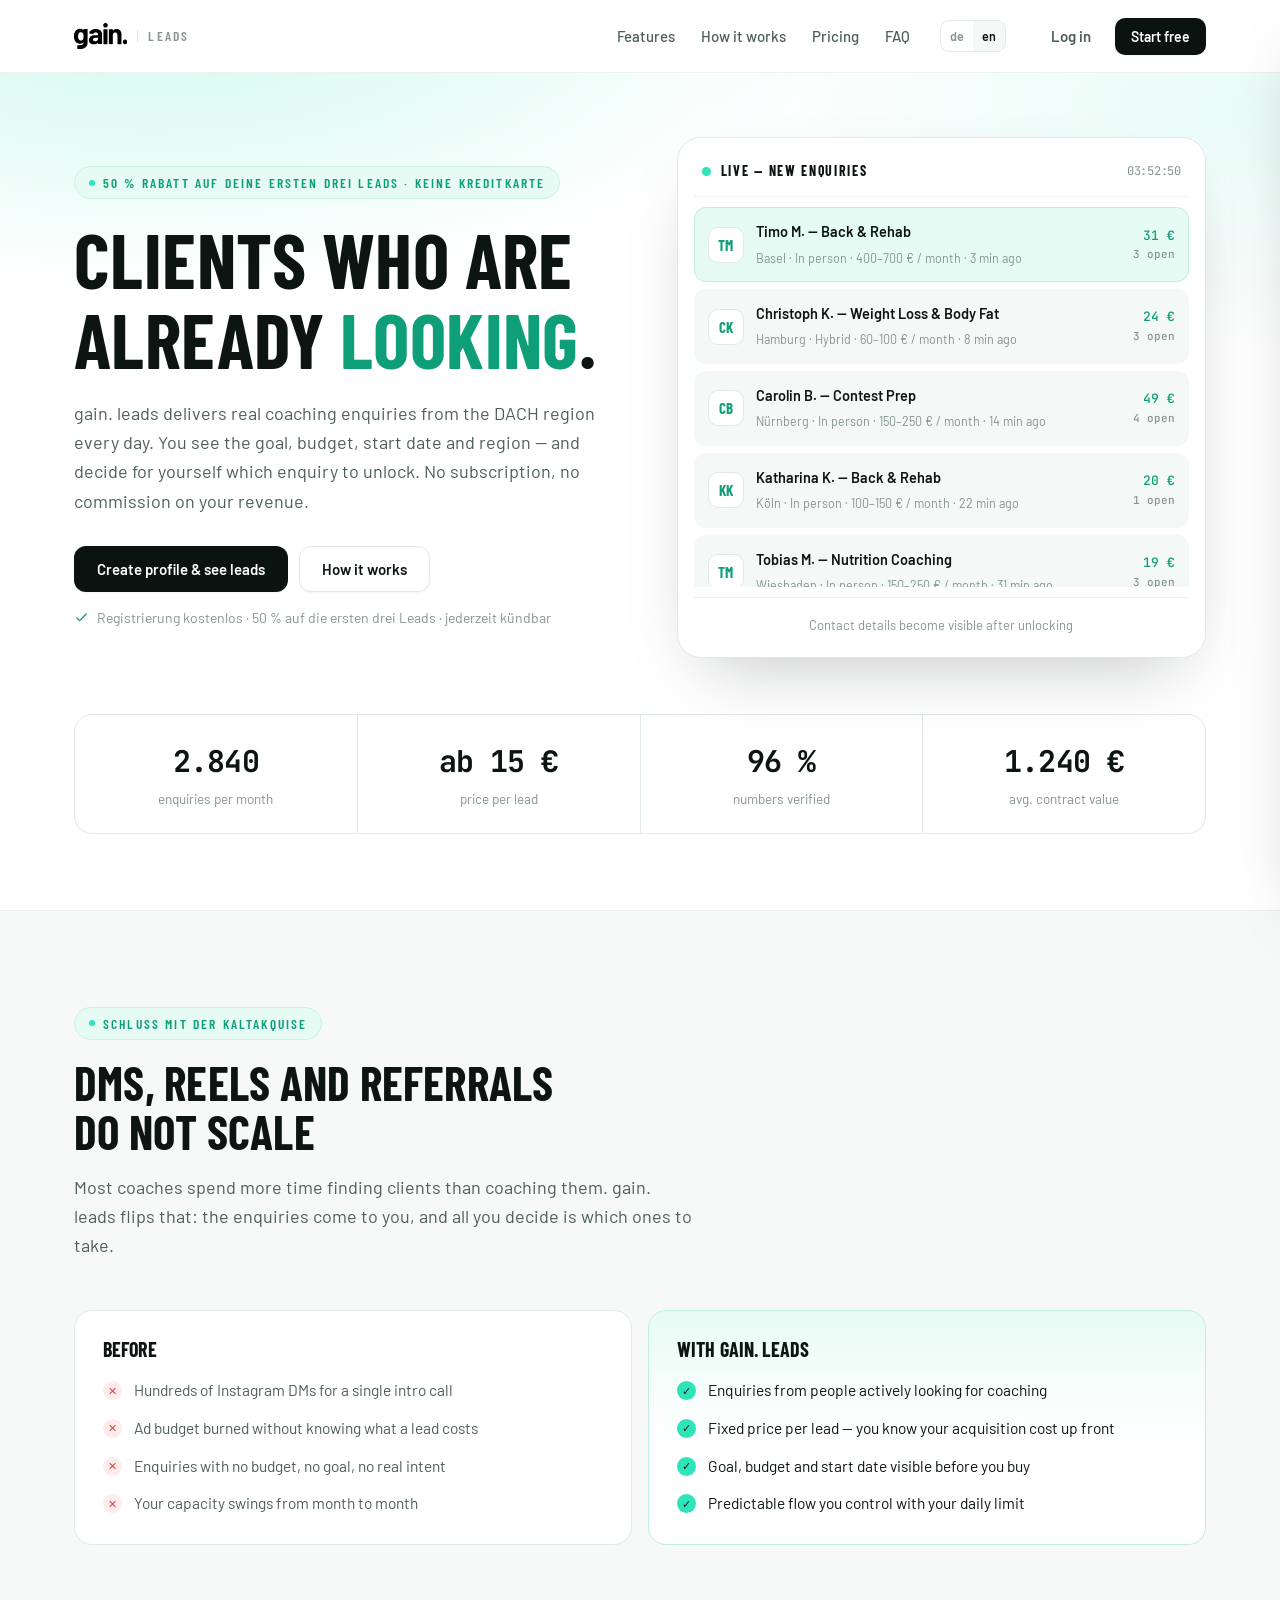
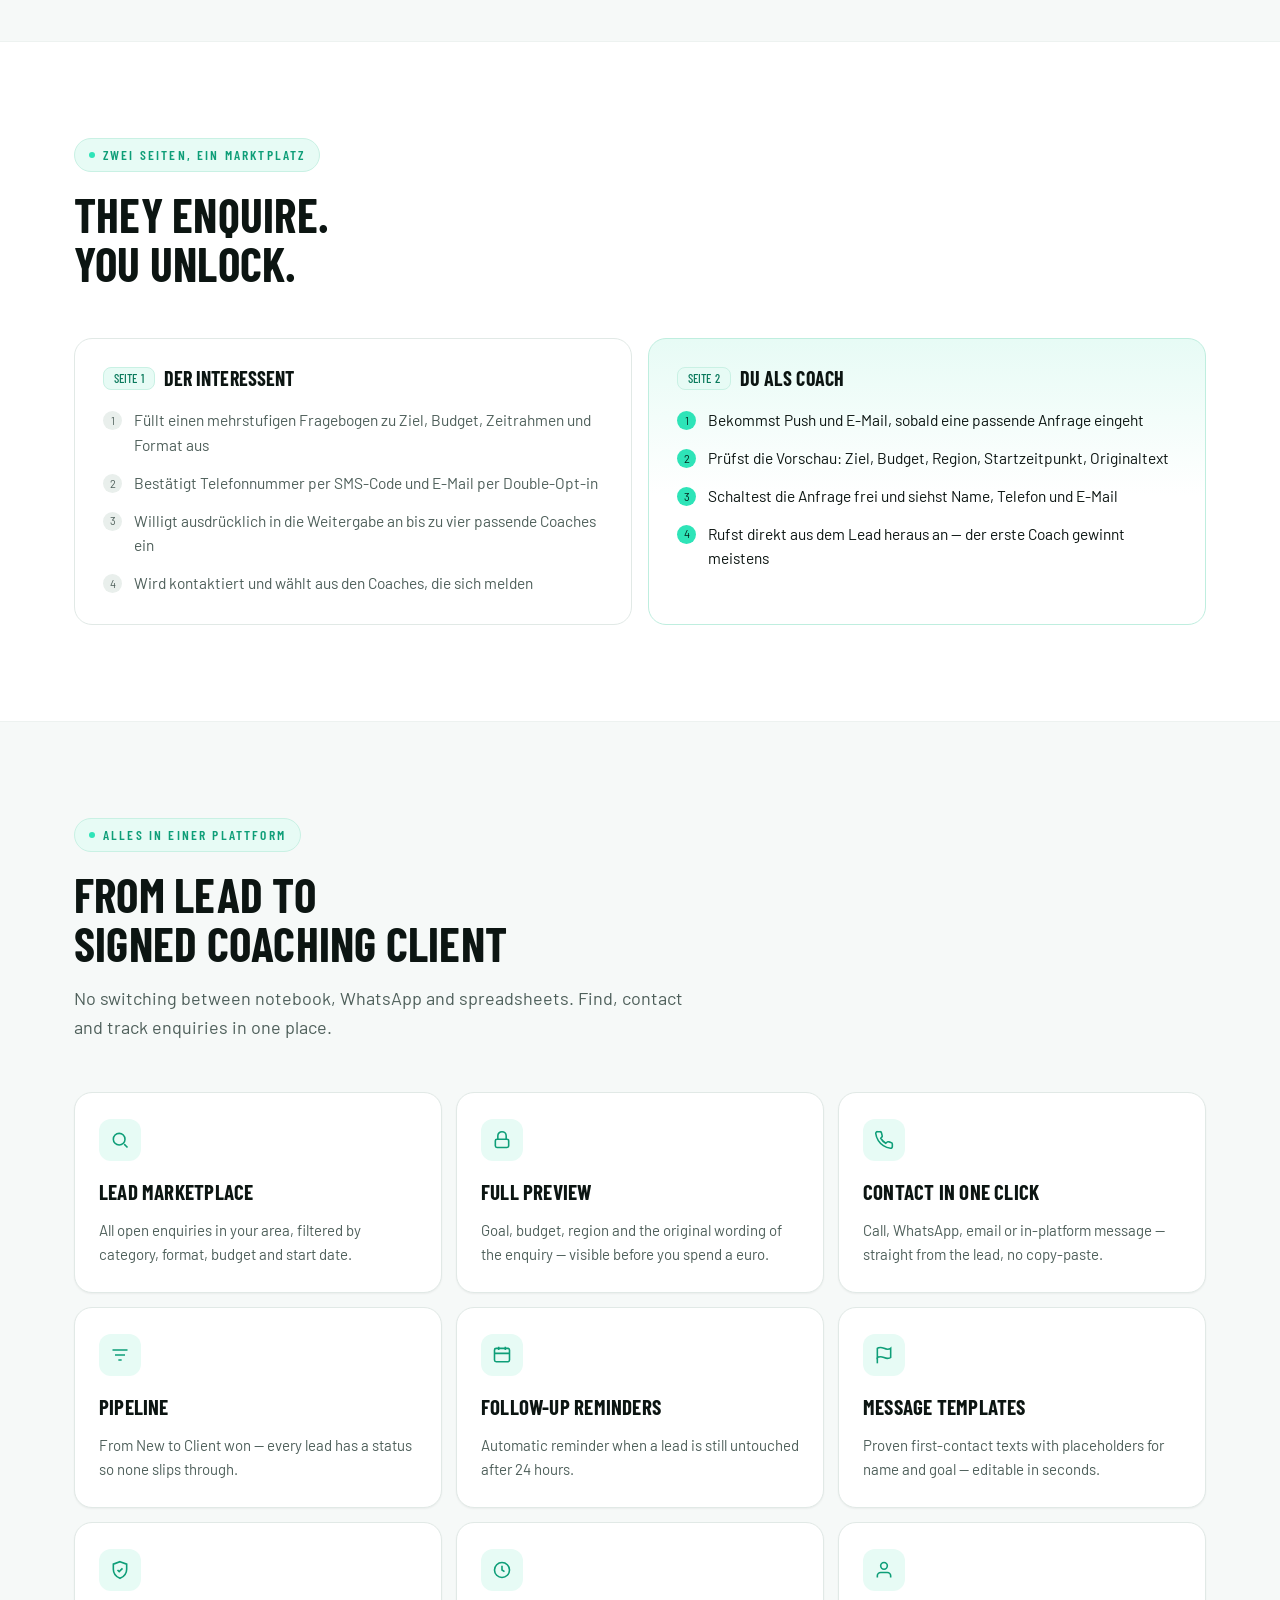
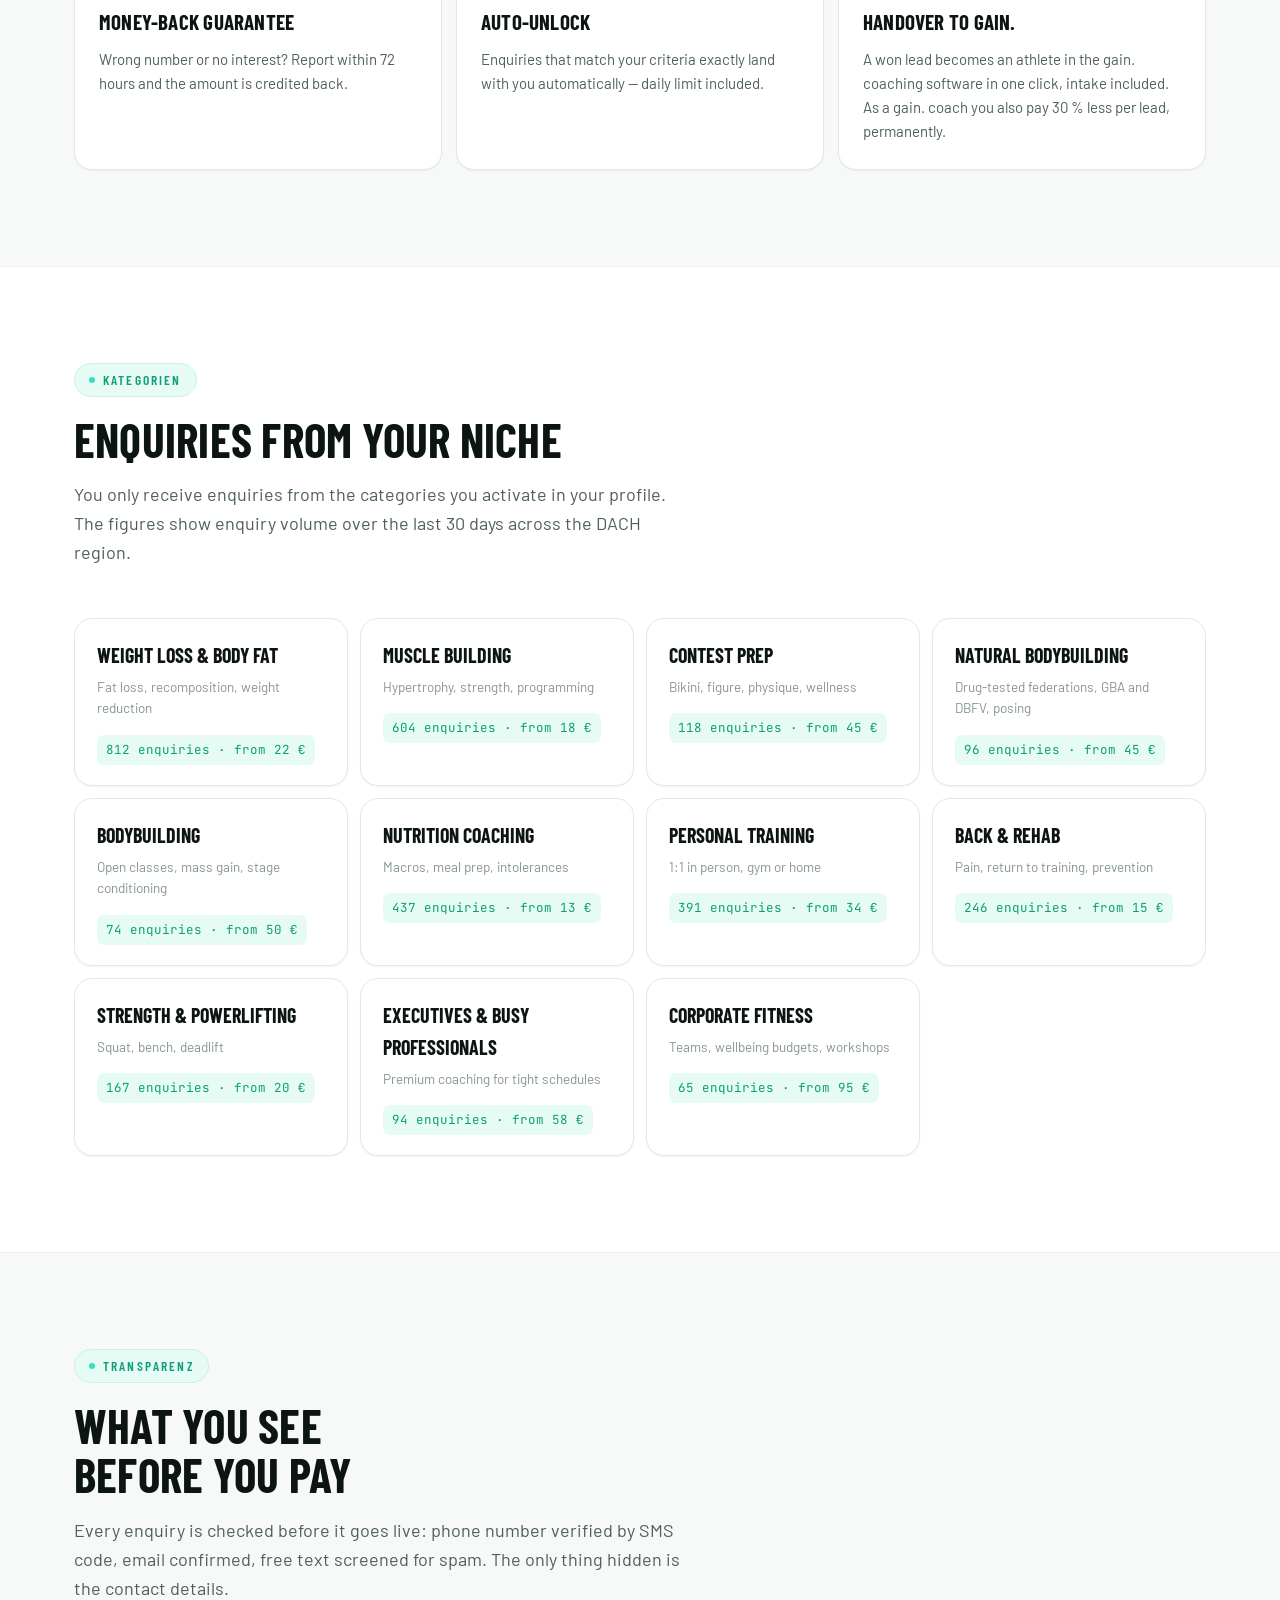
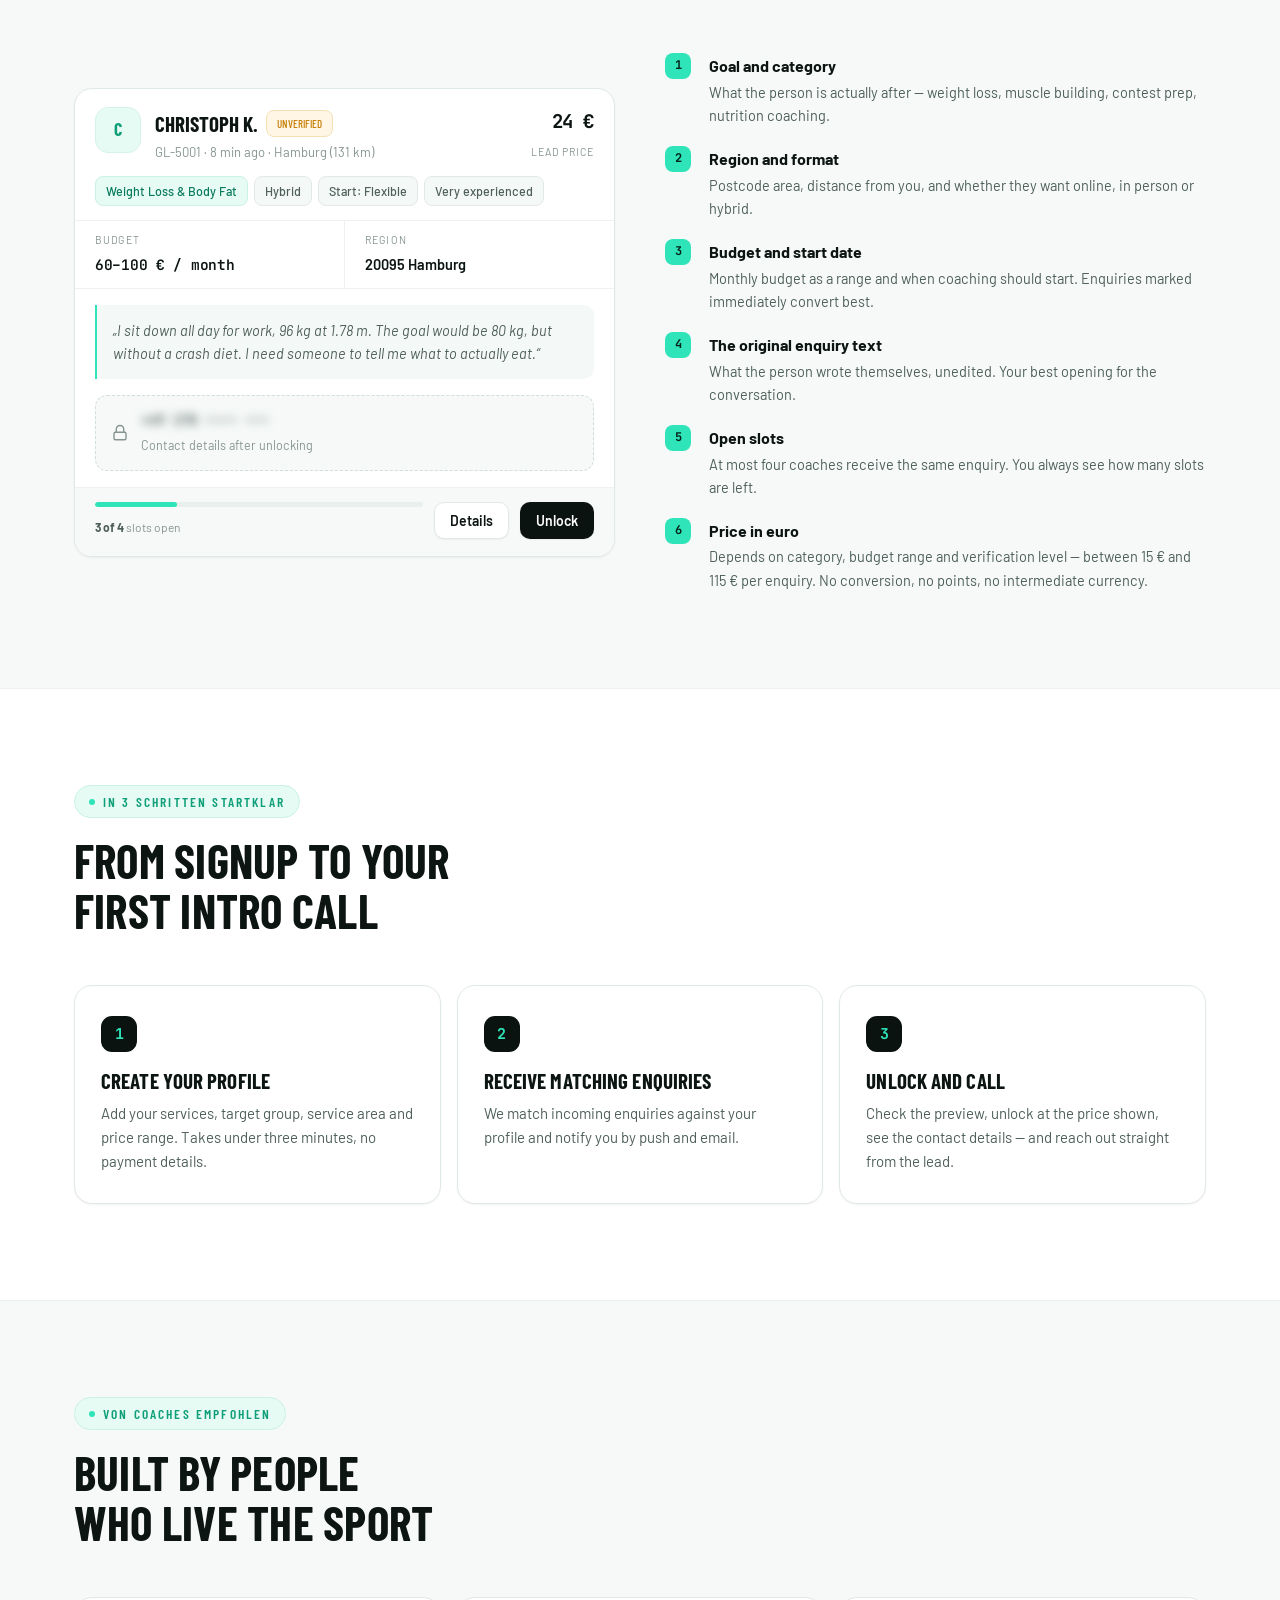
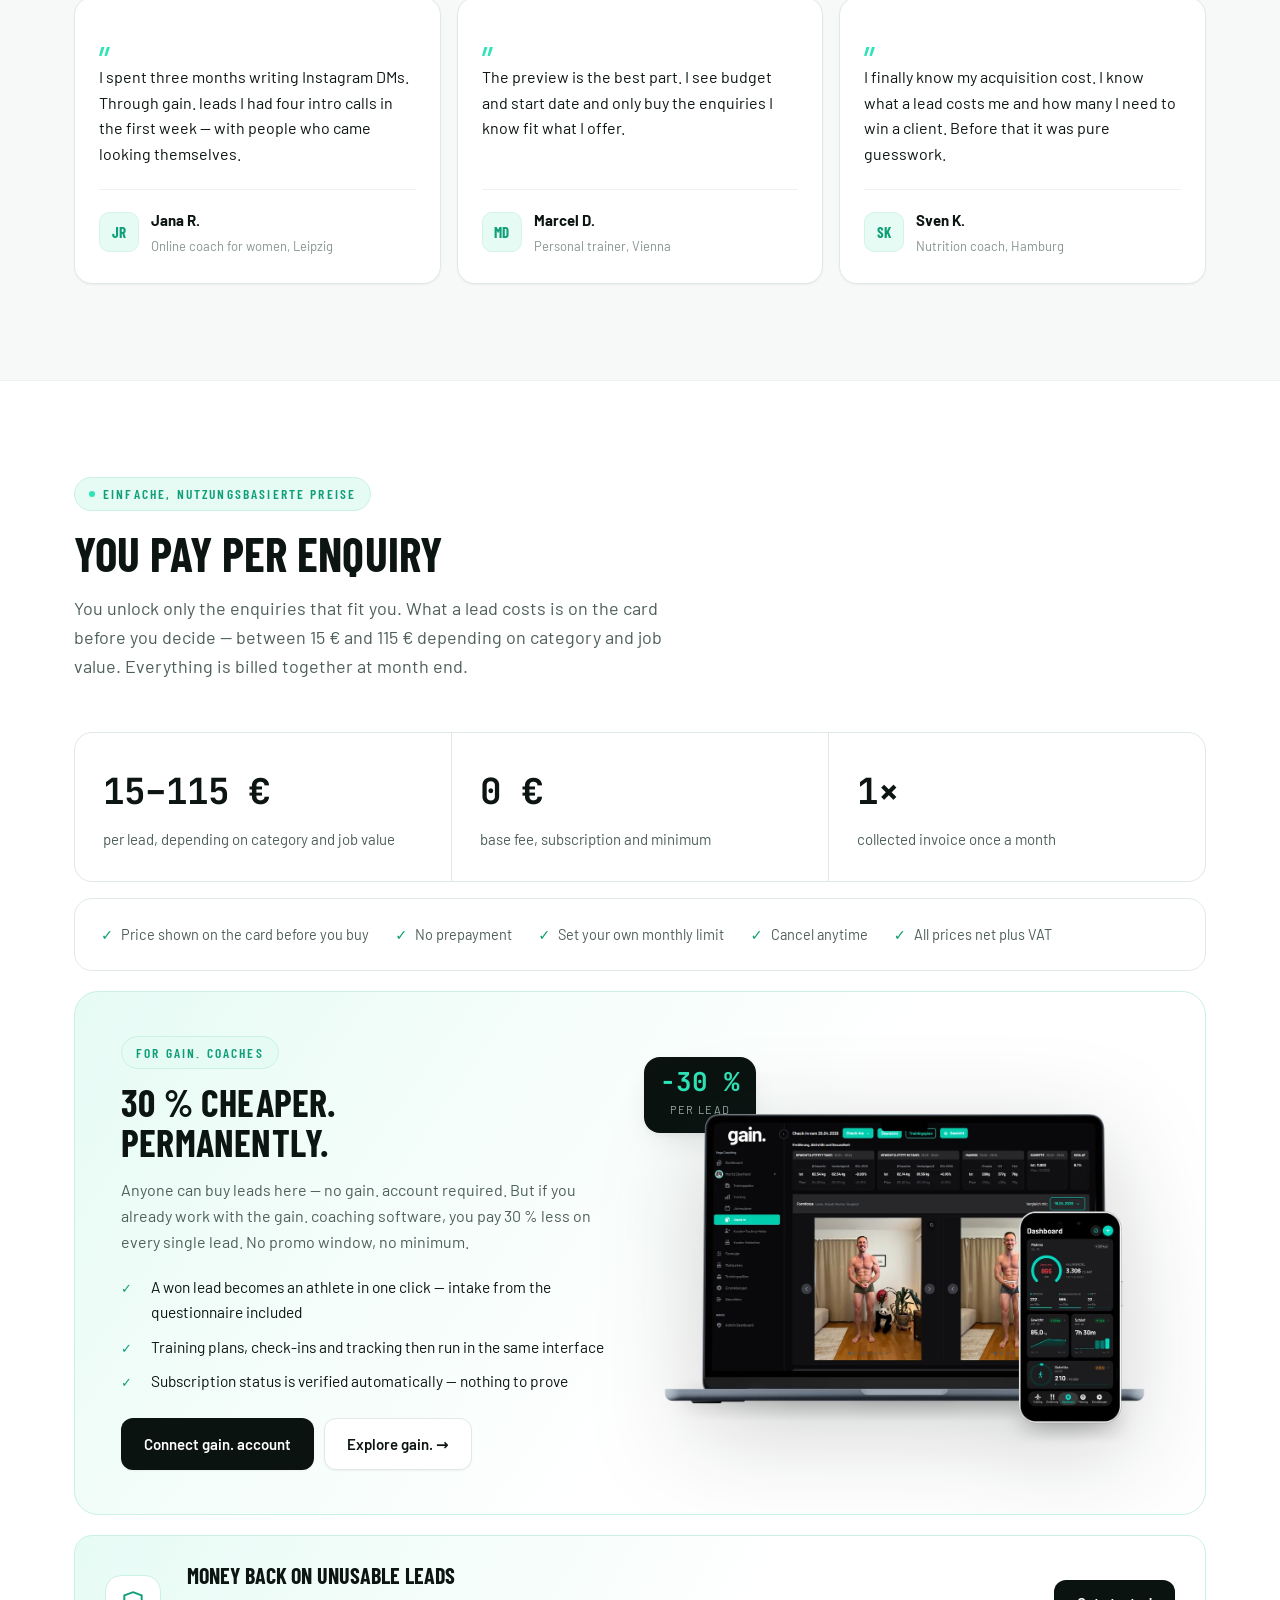
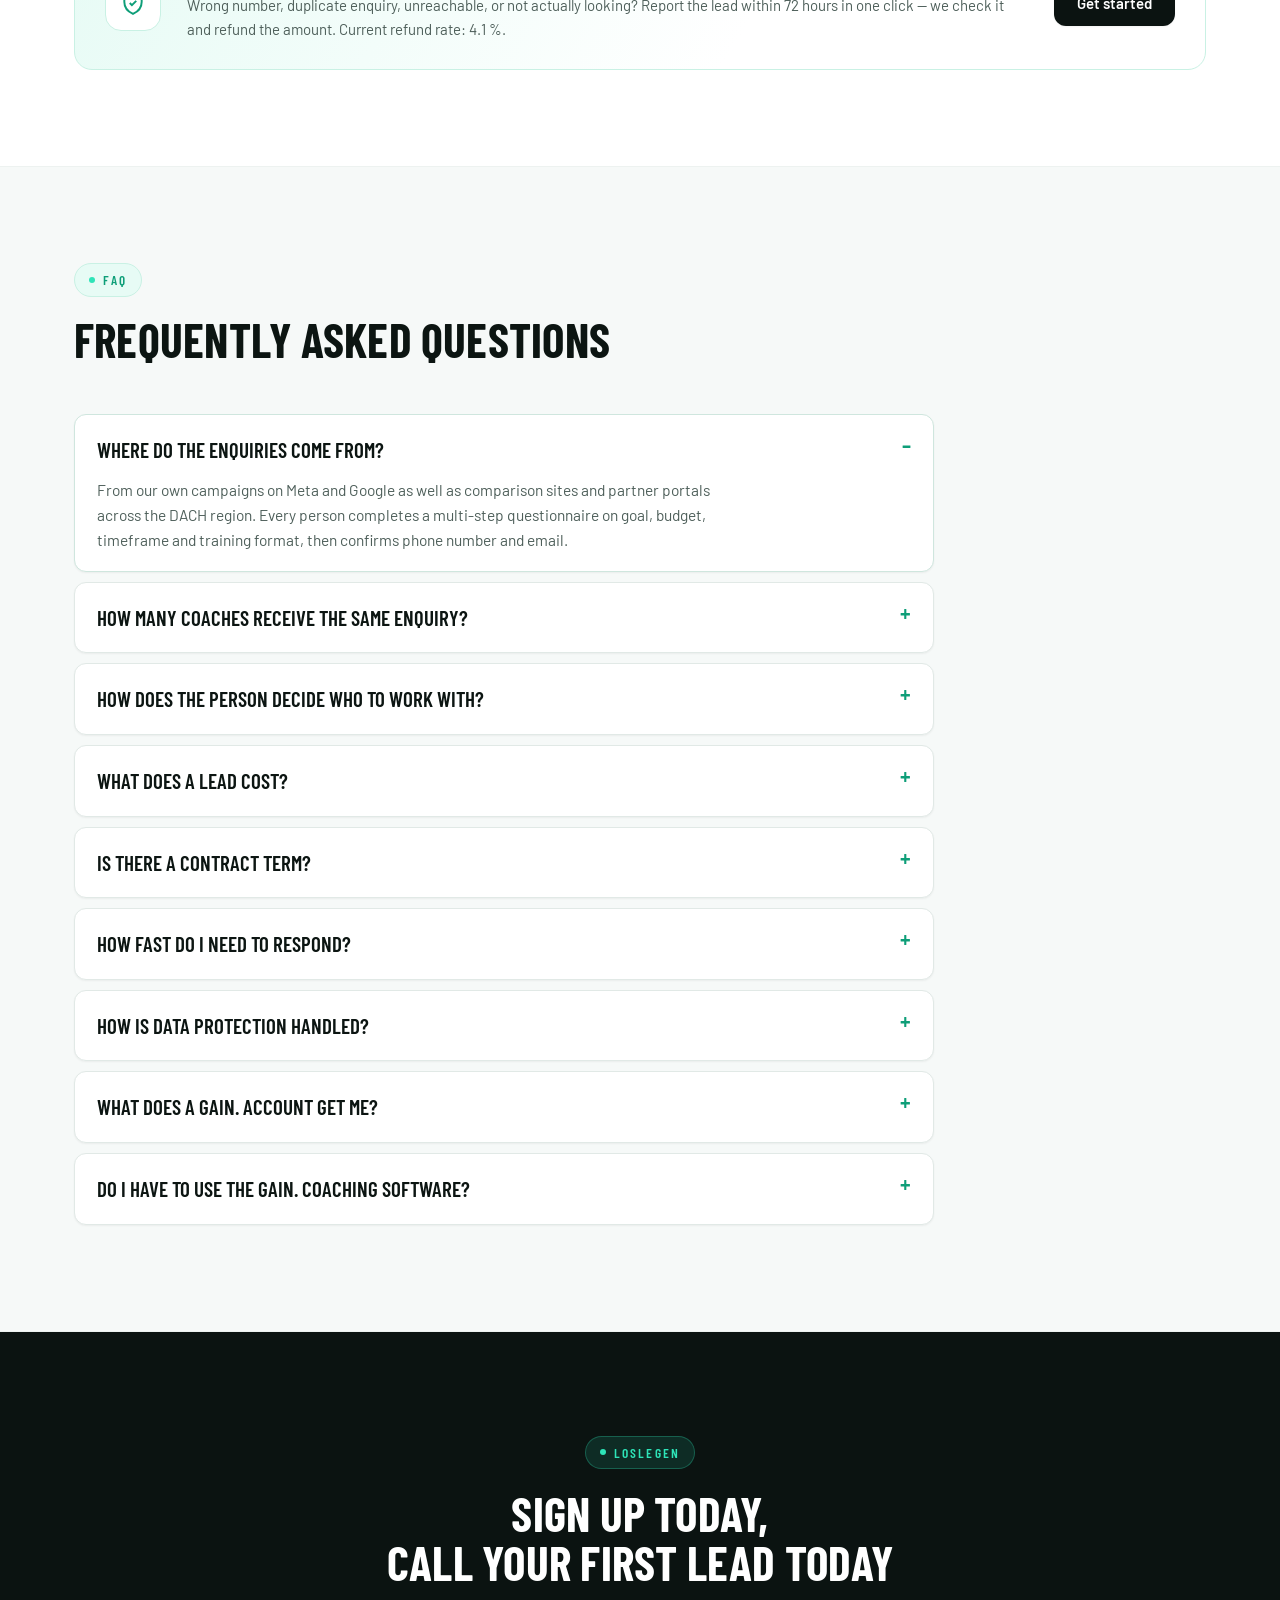
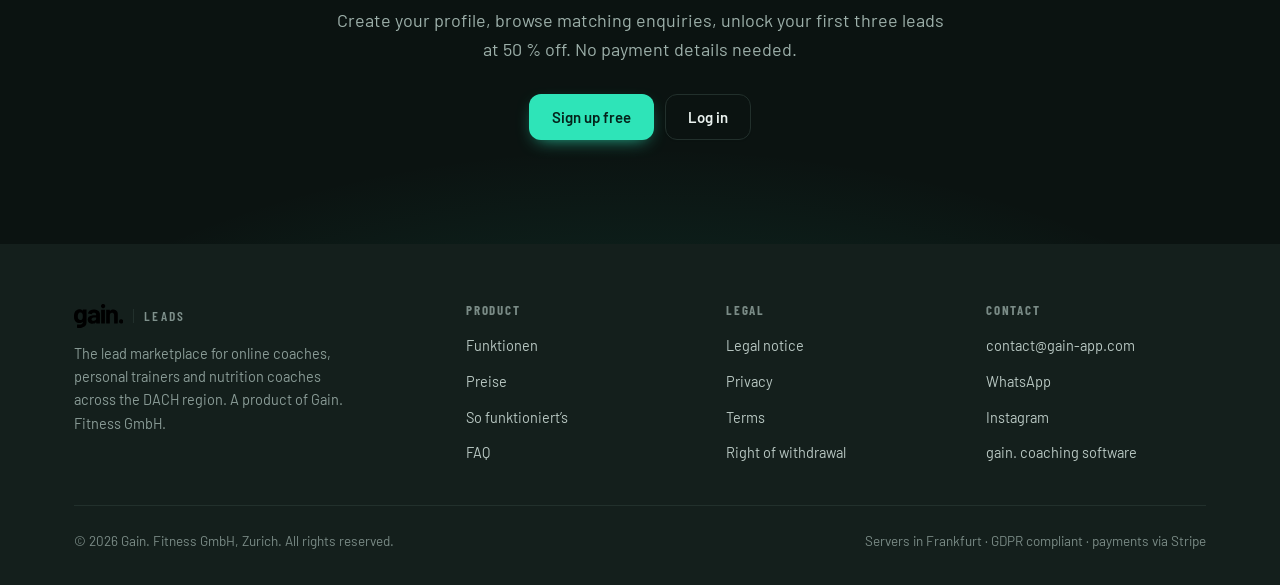
<file: index.html>
<!DOCTYPE html>
<html lang="de">
<head>
<meta charset="UTF-8">
<meta name="viewport" content="width=device-width, initial-scale=1.0, viewport-fit=cover">
<meta name="theme-color" content="#ffffff">
<title>gain. leads | Qualifizierte Coaching-Anfragen für Fitness-Profis</title>
<link rel="preconnect" href="https://fonts.googleapis.com">
<link rel="preconnect" href="https://fonts.gstatic.com" crossorigin>
<link href="https://fonts.googleapis.com/css2?family=Barlow:ital,wght@0,300;0,400;0,500;0,600;0,700;1,400&family=Barlow+Condensed:wght@500;600;700&family=JetBrains+Mono:wght@400;500;700&display=swap" rel="stylesheet">
<style>
/* ============================================================
   gain. leads — Design-Tokens, abgestimmt auf gain-app.com
   Heller Hintergrund, Mint als Marken-Akzent, dunkle
   Abschluss-Sektion + Footer. Barlow / Barlow Condensed /
   JetBrains Mono für Zahlen.
   ============================================================ */
:root{
  /* Flächen */
  --bg:#FFFFFF;
  --bg-2:#F6F9F8;
  --surface:#FFFFFF;
  --surface-2:#F4F8F6;
  --surface-3:#E9EFEC;
  --line:#E1E9E6;
  --line-soft:#EDF2F0;
  /* Dunkle Sektionen */
  --ink:#0B1311;
  --ink-2:#141F1C;
  --ink-line:#22302C;
  /* Marke */
  --mint:#0E9E78;          /* lesbarer Akzent auf Weiß */
  --mint-fill:#2EE4B8;     /* Marken-Mint als Füllfarbe */
  --mint-deep:#0A7A5C;
  --mint-tint:#E7FBF5;
  --mint-glow:rgba(46,228,184,.22);
  --amber:#C57C00;
  --amber-tint:#FFF6E5;
  --red:#D8453C;
  --red-tint:#FDECEB;
  --blue:#2472CE;
  --blue-tint:#EAF2FD;
  /* Text */
  --txt:#0C1512;
  --txt-2:#4E5F5A;
  --txt-3:#869590;
  /* Form */
  --r-s:8px; --r-m:12px; --r-l:18px; --r-xl:24px;
  --shadow-s:0 1px 2px rgba(11,19,17,.05);
  --shadow:0 12px 34px -14px rgba(11,19,17,.16), 0 2px 6px rgba(11,19,17,.04);
  --shadow-l:0 30px 70px -30px rgba(11,19,17,.28);
  --maxw:1180px;
  --ease:cubic-bezier(.22,.8,.3,1);
}
*,*::before,*::after{box-sizing:border-box}
html{scroll-behavior:smooth;overflow-x:clip}
body{
  margin:0;background:var(--bg);color:var(--txt);
  font-family:'Barlow',system-ui,-apple-system,sans-serif;font-size:16px;line-height:1.6;
  -webkit-font-smoothing:antialiased;overflow-x:clip;
}
h1,h2,h3,h4,.cond{font-family:'Barlow Condensed',sans-serif;font-weight:700;letter-spacing:.005em;line-height:1.04;margin:0}
h1{font-size:clamp(44px,6vw,78px);text-transform:uppercase}
h2{font-size:clamp(30px,3.7vw,48px);text-transform:uppercase}
h3{font-size:22px}
p{margin:0}
a{color:inherit;text-decoration:none}
button,input,select,textarea{font-family:inherit;font-size:inherit;color:inherit}
.num{font-family:'JetBrains Mono',monospace;font-variant-numeric:tabular-nums;letter-spacing:-.02em}
.wrap{max-width:var(--maxw);margin:0 auto;padding:0 24px}
.hidden{display:none !important}
::selection{background:var(--mint-fill);color:#04120E}
:focus-visible{outline:2px solid var(--mint);outline-offset:2px;border-radius:4px}
::-webkit-scrollbar{width:11px;height:11px}
::-webkit-scrollbar-track{background:var(--bg-2)}
::-webkit-scrollbar-thumb{background:#D3DEDA;border-radius:8px;border:3px solid var(--bg-2)}
::-webkit-scrollbar-thumb:hover{background:#BCCBC6}

/* ---------- Eyebrow ---------- */
.eyebrow{
  display:inline-flex;align-items:center;gap:8px;
  font-family:'Barlow Condensed',sans-serif;font-weight:600;text-transform:uppercase;
  letter-spacing:.16em;font-size:13.5px;color:var(--mint);
  background:var(--mint-tint);border:1px solid #C9F1E4;border-radius:999px;padding:5px 14px
}
.eyebrow .dot{width:6px;height:6px;border-radius:50%;background:var(--mint-fill)}
.lead-txt{color:var(--txt-2);font-size:18px;max-width:62ch;line-height:1.62}

/* ---------- Buttons ---------- */
.btn{
  display:inline-flex;align-items:center;justify-content:center;gap:9px;
  padding:13px 22px;border-radius:var(--r-m);border:1px solid transparent;cursor:pointer;
  font-weight:600;font-size:15px;transition:.18s var(--ease);background:none;white-space:nowrap
}
.btn-primary{background:var(--ink);color:#fff;box-shadow:var(--shadow-s)}
.btn-primary:hover{background:#1B2A26;transform:translateY(-1px);box-shadow:var(--shadow)}
.btn-mint{background:var(--mint-fill);color:#04231B;box-shadow:0 6px 18px -8px rgba(46,228,184,.9)}
.btn-mint:hover{background:#45EBC3;transform:translateY(-1px)}
.btn-ghost{border-color:var(--line);color:var(--txt);background:#fff;box-shadow:var(--shadow-s)}
.btn-ghost:hover{border-color:#C7D5D0;background:var(--bg-2)}
.btn-quiet{color:var(--txt-2);padding:10px 14px}
.btn-quiet:hover{color:var(--txt)}
.btn-sm{padding:9px 15px;font-size:14px;border-radius:10px}
.btn-xs{padding:6px 12px;font-size:13px;border-radius:9px}
.btn-block{width:100%}
.btn-danger{border:1px solid #F0C9C6;color:var(--red);background:#fff}
.btn-danger:hover{background:var(--red-tint)}
.btn:disabled{opacity:.45;cursor:not-allowed;transform:none}
.on-dark .btn-ghost{background:transparent;border-color:var(--ink-line);color:#EAF2EF}
.on-dark .btn-ghost:hover{background:rgba(255,255,255,.06)}
.on-dark .eyebrow{background:rgba(46,228,184,.12);border-color:rgba(46,228,184,.28);color:var(--mint-fill)}
.on-dark .lead-txt{color:#9DB0AA}
.on-dark .logo i,.side .logo i{color:var(--mint-fill)}
.on-dark .logo span,.side .logo span{border-left-color:var(--ink-line);color:#7F918C}

/* ---------- Nav ---------- */
.nav{position:sticky;top:0;z-index:80;background:rgba(255,255,255,.86);backdrop-filter:blur(14px);border-bottom:1px solid var(--line-soft)}
.nav-in{display:flex;align-items:center;gap:30px;height:72px;max-width:var(--maxw);margin:0 auto;padding:0 24px}
.logo{font-family:'Barlow Condensed',sans-serif;font-weight:700;font-size:27px;display:flex;align-items:center;line-height:1}

/* Wortmarke — ein Pfad, faerbt sich ueber currentColor */
.logo .gm{height:26px;width:auto;display:block;color:currentColor}
.logo{color:var(--txt);gap:0}
.on-dark .logo,.side .logo,.auth-side .logo{color:#fff}
.side .logo .gm,.on-dark .logo .gm{color:#fff}
.foot-grid .logo .gm{height:24px}
.logo b{color:var(--txt)}
.logo i{color:var(--mint);font-style:normal}
.logo span{font-size:13.5px;letter-spacing:.16em;text-transform:uppercase;color:var(--txt-3);margin-left:10px;padding-left:10px;border-left:1px solid var(--line);font-weight:600}
.on-dark .logo b,.side .logo b{color:#fff}
.nav-links{display:flex;gap:26px;margin-left:auto;font-size:15px;color:var(--txt-2);font-weight:500}
.nav-links a:hover{color:var(--txt)}
.nav-cta{display:flex;gap:9px;align-items:center}
.langtog{display:flex;border:1px solid var(--line);border-radius:9px;overflow:hidden;font-size:12.5px;font-weight:600}
.langtog span{padding:5px 9px;color:var(--txt-3);cursor:pointer;user-select:none;transition:.15s}
.langtog span:hover{color:var(--txt)}
.langtog span.on{background:var(--surface-2);color:var(--txt)}

/* ---------- Hero ---------- */
.hero{position:relative;padding:64px 0 76px;overflow:hidden;background:
  radial-gradient(1100px 460px at 12% -8%, var(--mint-glow), transparent 62%),
  radial-gradient(900px 420px at 96% 4%, rgba(46,228,184,.10), transparent 60%)}
.hero-in{position:relative;display:grid;grid-template-columns:1.02fr .98fr;gap:52px;align-items:center}
.hero h1{margin:20px 0 20px}
.hero h1 em{font-style:normal;color:var(--mint)}
.hero-cta{display:flex;gap:11px;flex-wrap:wrap;margin-top:30px}
.hero-note{color:var(--txt-3);font-size:14px;margin-top:15px;display:flex;align-items:center;gap:8px}
.statsrow{display:grid;grid-template-columns:repeat(4,1fr);gap:1px;background:var(--line);border:1px solid var(--line);border-radius:var(--r-l);overflow:hidden;margin-top:56px}
.statsrow div{background:#fff;padding:22px 24px;text-align:center}
.statsrow b{display:block;font-family:'JetBrains Mono';font-size:30px;font-weight:700;letter-spacing:-.03em}
.statsrow small{color:var(--txt-3);font-size:13.5px}

/* ---------- Live-Ticker ---------- */
.ticker{background:#fff;border:1px solid var(--line);border-radius:var(--r-xl);padding:16px;box-shadow:var(--shadow-l)}
.ticker-head{display:flex;align-items:center;gap:10px;padding:6px 8px 14px;border-bottom:1px solid var(--line-soft);margin-bottom:10px}
.pulse{width:9px;height:9px;border-radius:50%;background:var(--mint-fill);box-shadow:0 0 0 0 var(--mint-fill);animation:pulse 2.2s infinite}
@keyframes pulse{0%{box-shadow:0 0 0 0 rgba(46,228,184,.65)}70%{box-shadow:0 0 0 12px rgba(46,228,184,0)}100%{box-shadow:0 0 0 0 rgba(46,228,184,0)}}
.ticker-head strong{font-family:'Barlow Condensed';text-transform:uppercase;letter-spacing:.12em;font-size:14px}
.ticker-head span{margin-left:auto;font-size:12px;color:var(--txt-3)}
.ticker-list{display:flex;flex-direction:column;gap:7px;max-height:380px;overflow:hidden}
.trow{display:grid;grid-template-columns:auto 1fr auto;gap:12px;align-items:center;padding:12px 13px;border-radius:var(--r-m);background:var(--surface-2);border:1px solid transparent;animation:slidein .5s var(--ease)}
.trow.new{border-color:#BFEEDF;background:var(--mint-tint)}
@keyframes slidein{from{opacity:0;transform:translateY(-10px)}to{opacity:1;transform:none}}
.tavatar{width:36px;height:36px;border-radius:10px;background:#fff;border:1px solid var(--line);display:grid;place-items:center;font-family:'Barlow Condensed';font-weight:700;color:var(--mint);font-size:15px}
.trow b{display:block;font-size:14.5px;font-weight:600}
.trow small{color:var(--txt-3);font-size:12.5px}
.tprice{font-family:'JetBrains Mono';font-size:13px;color:var(--mint);font-weight:500;text-align:right}
.tprice small{display:block;color:var(--txt-3);font-size:11px}

/* ---------- Sektionen ---------- */
section[id],header[id]{scroll-margin-top:92px}
.sec{padding:96px 0;position:relative}
.sec-alt{background:var(--bg-2);border-top:1px solid var(--line-soft);border-bottom:1px solid var(--line-soft)}
.sec-dark{background:var(--ink);color:#EAF2EF}
.sec-dark h2,.sec-dark h3{color:#fff}
.sec-dark .lead-txt{color:#9DB0AA}
.sec-dark .eyebrow{background:rgba(46,228,184,.12);border-color:rgba(46,228,184,.28);color:var(--mint-fill)}
.sec-head{max-width:730px;margin-bottom:50px}
.sec-head h2{margin:18px 0 16px}
.sec-head.center{margin-left:auto;margin-right:auto;text-align:center}
.sec-head.center .lead-txt{margin:0 auto}

/* ---------- Vorher / Nachher ---------- */
.compare{display:grid;grid-template-columns:1fr 1fr;gap:16px}
.comp{border:1px solid var(--line);border-radius:var(--r-l);padding:28px;background:#fff}
.comp.good{border-color:#BFEEDF;background:linear-gradient(180deg,var(--mint-tint),#fff 55%)}
.comp h3{text-transform:uppercase;font-size:20px;margin-bottom:18px;display:flex;align-items:center;gap:9px}
.comp ul{list-style:none;padding:0;margin:0;display:flex;flex-direction:column;gap:13px}
.comp li{display:grid;grid-template-columns:20px 1fr;gap:11px;font-size:15.5px;color:var(--txt-2);align-items:start}
.comp li i{font-style:normal;width:19px;height:19px;border-radius:50%;display:grid;place-items:center;font-size:11px;margin-top:3px}
.comp.bad li i{background:var(--red-tint);color:var(--red)}
.comp.good li i{background:var(--mint-fill);color:#04231B}
.comp.good li{color:var(--txt)}

/* ---------- Feature-Grid ---------- */
.fgrid{display:grid;grid-template-columns:repeat(3,1fr);gap:14px}
.fcard{border:1px solid var(--line);border-radius:var(--r-l);padding:26px 24px;background:#fff;transition:.2s var(--ease);display:flex;flex-direction:column;gap:9px;box-shadow:var(--shadow-s)}
.fcard:hover{transform:translateY(-3px);box-shadow:var(--shadow);border-color:#CFE6DE}
.ficon{width:42px;height:42px;border-radius:12px;background:var(--mint-tint);color:var(--mint);display:grid;place-items:center;margin-bottom:5px}
.fcard b{font-family:'Barlow Condensed';font-size:21px;text-transform:uppercase;letter-spacing:.01em}
.fcard p{color:var(--txt-2);font-size:15px}
.fcard .more{margin-top:auto;padding-top:12px;color:var(--mint);font-size:14px;font-weight:600;display:flex;align-items:center;gap:6px}

/* ---------- Schritte ---------- */
.steps{display:grid;grid-template-columns:repeat(3,1fr);gap:16px;counter-reset:s}
.step{background:#fff;border:1px solid var(--line);border-radius:var(--r-l);padding:30px 26px;box-shadow:var(--shadow-s)}
.step-n{width:36px;height:36px;border-radius:11px;background:var(--ink);color:var(--mint-fill);display:grid;place-items:center;font-family:'JetBrains Mono';font-weight:700;font-size:15px;margin-bottom:18px}
.step h3{margin-bottom:9px;text-transform:uppercase;font-size:21px}
.step p{color:var(--txt-2);font-size:15px}

/* ---------- Kategorien ---------- */
.cats{display:grid;grid-template-columns:repeat(auto-fill,minmax(250px,1fr));gap:12px}
.cat{border:1px solid var(--line);border-radius:var(--r-l);padding:20px 22px;background:#fff;display:flex;flex-direction:column;gap:5px;transition:.2s var(--ease);box-shadow:var(--shadow-s)}
.cat:hover{border-color:#BFEEDF;transform:translateY(-3px);box-shadow:var(--shadow)}
.cat b{font-family:'Barlow Condensed';font-size:20px;text-transform:uppercase}
.cat small{color:var(--txt-3);font-size:13.5px}
.cat .vol{margin-top:11px;font-family:'JetBrains Mono';font-size:12.5px;color:var(--mint);background:var(--mint-tint);border-radius:7px;padding:5px 9px;align-self:flex-start}

/* ---------- Anatomie ---------- */
.anatomy{display:grid;grid-template-columns:1fr 1fr;gap:50px;align-items:center}
.anno{display:flex;flex-direction:column;gap:19px}
.anno-item{display:grid;grid-template-columns:30px 1fr;gap:14px;align-items:start}
.anno-item i{font-style:normal;font-family:'JetBrains Mono';font-size:12px;color:#04231B;background:var(--mint-fill);width:26px;height:26px;border-radius:8px;display:grid;place-items:center;font-weight:700}
.anno-item b{display:block;font-size:16px;margin-bottom:2px}
.anno-item p{color:var(--txt-2);font-size:14.5px}

/* ---------- Lead-Karte ---------- */
.leadcard{background:#fff;border:1px solid var(--line);border-radius:var(--r-l);overflow:hidden;transition:.2s var(--ease);display:flex;flex-direction:column;box-shadow:var(--shadow-s)}
.leadcard:hover{border-color:#CFE6DE;box-shadow:var(--shadow)}
.leadcard.is-hot{border-color:#F3DCAE}
.lc-top{display:flex;gap:14px;padding:18px 20px 13px;align-items:flex-start}
.lc-av{width:46px;height:46px;border-radius:13px;background:var(--mint-tint);display:grid;place-items:center;font-family:'Barlow Condensed';font-weight:700;font-size:18px;color:var(--mint);flex:none;border:1px solid #D6F3E9}
.lc-id{flex:1;min-width:0}
.lc-id b{font-family:'Barlow Condensed';font-size:21px;text-transform:uppercase;display:flex;align-items:center;gap:8px;flex-wrap:wrap}
.lc-id small{color:var(--txt-3);font-size:13px;display:block;margin-top:2px}
.lc-price{text-align:right;flex:none}
.lc-price b{font-family:'JetBrains Mono';font-size:19px;color:var(--txt);display:block;font-weight:700}
.lc-price small{font-size:10.5px;color:var(--txt-3);text-transform:uppercase;letter-spacing:.1em}
.lc-tags{display:flex;flex-wrap:wrap;gap:6px;padding:0 20px 14px}
.lc-meta{display:grid;grid-template-columns:1fr 1fr;gap:1px;background:var(--line-soft);border-top:1px solid var(--line-soft);border-bottom:1px solid var(--line-soft)}
.lc-meta div{background:#fff;padding:11px 20px}
.lc-meta span{display:block;font-size:10.5px;text-transform:uppercase;letter-spacing:.11em;color:var(--txt-3);margin-bottom:2px}
.lc-meta b{font-size:14.5px;font-weight:600}
.lc-quote{padding:14px 16px;color:var(--txt-2);font-size:14.5px;font-style:italic;border-left:2px solid var(--mint-fill);margin:16px 20px;background:var(--surface-2);border-radius:0 10px 10px 0}
.lc-lock{margin:0 20px 16px;border:1px dashed #D2DEDA;border-radius:var(--r-m);padding:13px 15px;display:flex;gap:12px;align-items:center;background:var(--bg-2)}
.lc-lock .blur{filter:blur(5px);user-select:none;font-family:'JetBrains Mono';font-size:14px;color:var(--txt-2)}
.lc-lock-txt{flex:1;min-width:0}
.lc-lock-txt b{display:block;font-size:14px}
.lc-lock-txt small{color:var(--txt-3);font-size:12.5px}
.lc-foot{margin-top:auto;padding:14px 20px 17px;display:flex;gap:11px;align-items:center;border-top:1px solid var(--line-soft);background:var(--bg-2)}
.lc-slots{flex:1}
.slotbar{height:5px;border-radius:3px;background:var(--surface-3);overflow:hidden;margin-bottom:6px}
.slotbar i{display:block;height:100%;background:var(--mint-fill);border-radius:3px;transition:width .4s var(--ease)}
.slotbar.warn i{background:#F0A93C}
.lc-slots small{font-size:12px;color:var(--txt-3)}
.lc-slots small b{color:var(--txt-2)}

/* ---------- Chips ---------- */
.chip{display:inline-flex;align-items:center;gap:5px;padding:4px 10px;border-radius:8px;background:var(--surface-2);border:1px solid var(--line);font-size:12.5px;color:var(--txt-2);white-space:nowrap;font-weight:500}
.chip.mint{background:var(--mint-tint);border-color:#C9F1E4;color:var(--mint-deep)}
.chip.amber{background:var(--amber-tint);border-color:#F5E0B4;color:var(--amber)}
.chip.blue{background:var(--blue-tint);border-color:#CBDFF8;color:var(--blue)}
.chip.red{background:var(--red-tint);border-color:#F5CFCC;color:var(--red)}
.dot{width:6px;height:6px;border-radius:50%;background:currentColor;flex:none}

/* ---------- Testimonials ---------- */
.quotes{display:grid;grid-template-columns:repeat(3,1fr);gap:16px}
.qcard{border:1px solid var(--line);border-radius:var(--r-l);padding:26px 24px;background:#fff;display:flex;flex-direction:column;box-shadow:var(--shadow-s)}
.qcard p{font-size:16px;color:var(--txt);line-height:1.6;flex:1}
.qmark{font-family:'Barlow Condensed';font-size:44px;color:var(--mint-fill);line-height:.6;margin-bottom:14px}
.qwho{display:flex;align-items:center;gap:12px;margin-top:22px;padding-top:18px;border-top:1px solid var(--line-soft)}
.qwho .uav{width:40px;height:40px}
.qwho b{display:block;font-size:15px}
.qwho small{color:var(--txt-3);font-size:13px}

/* ---------- Preise ---------- */
.plans{display:grid;grid-template-columns:repeat(3,1fr);gap:16px;align-items:stretch}
.plan{border:1px solid var(--line);border-radius:var(--r-l);padding:30px 26px;background:#fff;display:flex;flex-direction:column;position:relative;box-shadow:var(--shadow-s)}
.plan.best{border-color:var(--mint-fill);box-shadow:0 0 0 3px rgba(46,228,184,.14),var(--shadow)}
.plan-flag{position:absolute;top:-12px;left:26px;background:var(--mint-fill);color:#04231B;font-size:11px;font-weight:700;text-transform:uppercase;letter-spacing:.12em;padding:5px 12px;border-radius:8px}
.plan h3{text-transform:uppercase;font-size:23px;margin-bottom:4px}
.plan .price{font-family:'JetBrains Mono';font-size:40px;font-weight:700;margin:14px 0 2px;letter-spacing:-.04em}
.plan .bonus{color:var(--mint);font-size:14px;margin-bottom:20px;font-family:'JetBrains Mono'}
.plan ul{list-style:none;padding:0;margin:0 0 26px;display:flex;flex-direction:column;gap:11px;flex:1}
.plan li{display:grid;grid-template-columns:18px 1fr;gap:10px;font-size:14.5px;color:var(--txt-2);align-items:start}
.plan li::before{content:"✓";color:var(--mint);font-weight:700;font-size:13px;margin-top:2px}
.pricerow{display:grid;grid-template-columns:repeat(3,1fr);gap:1px;background:var(--line);
  border:1px solid var(--line);border-radius:var(--r-l);overflow:hidden;margin-bottom:16px}
.pricerow > div{background:#fff;padding:30px 28px}
.pricerow b{display:block;font-family:'JetBrains Mono';font-size:36px;font-weight:700;letter-spacing:-.03em;margin-bottom:8px}
.pricerow span{color:var(--txt-2);font-size:15px;line-height:1.5;display:block}
@media(max-width:900px){.pricerow{grid-template-columns:1fr}.pricerow > div{padding:22px 24px}.pricerow b{font-size:30px}}
.included{border:1px solid var(--line);border-radius:var(--r-l);padding:24px 26px;background:#fff;margin-top:16px}
.included h4{font-family:'Barlow Condensed';text-transform:uppercase;font-size:18px;margin-bottom:14px}
.included div{display:flex;flex-wrap:wrap;gap:10px 26px}
.included span{display:flex;align-items:center;gap:8px;font-size:14.5px;color:var(--txt-2)}
.included span::before{content:"✓";color:var(--mint);font-weight:700}

/* ---------- Garantie ---------- */
.gainbox{display:grid;grid-template-columns:1fr 1.05fr;gap:44px;align-items:center;
  border:1px solid #C9F1E4;border-radius:var(--r-xl);padding:44px 46px;
  background:linear-gradient(125deg,var(--mint-tint) 0%,#fff 58%);margin-top:20px;overflow:hidden}
.gainbox h3{text-transform:uppercase;font-size:clamp(26px,3vw,38px);line-height:1.05;margin:14px 0 14px}
.gainbox p{color:var(--txt-2);font-size:16px;line-height:1.62}
.gainbox .gb-cta{display:flex;gap:10px;flex-wrap:wrap;margin-top:24px}
.gainbox .gb-list{list-style:none;padding:0;margin:20px 0 0;display:flex;flex-direction:column;gap:10px}
.gainbox .gb-list li{display:grid;grid-template-columns:20px 1fr;gap:10px;font-size:15.5px;color:var(--txt);align-items:start}
.gainbox .gb-list li::before{content:"✓";color:var(--mint);font-weight:700;font-size:13px;margin-top:3px}
.gb-shot{position:relative}
.gb-shot img{width:100%;height:auto;display:block;filter:drop-shadow(0 26px 50px rgba(11,19,17,.20))}
.gb-badge{position:absolute;top:-6px;left:-6px;background:var(--ink);color:#fff;border-radius:16px;
  padding:12px 16px;box-shadow:var(--shadow);text-align:center}
.gb-badge b{display:block;font-family:'JetBrains Mono';font-size:26px;color:var(--mint-fill);line-height:1}
.gb-badge small{font-size:11px;letter-spacing:.12em;text-transform:uppercase;color:#9DB0AA}
@media(max-width:1080px){.gainbox{grid-template-columns:1fr;padding:32px 26px;gap:30px}.gb-badge{display:none}}
.guarantee{display:grid;grid-template-columns:auto 1fr auto;gap:26px;align-items:center;border:1px solid #C9F1E4;border-radius:var(--r-l);padding:28px 30px;background:linear-gradient(120deg,var(--mint-tint),#fff 60%);margin-top:20px}
.gshield{width:56px;height:56px;border-radius:16px;background:#fff;border:1px solid #C9F1E4;display:grid;place-items:center;color:var(--mint)}

/* ---------- FAQ ---------- */
.faq{max-width:860px}
.faq details{border:1px solid var(--line);border-radius:var(--r-m);padding:18px 22px;background:#fff;margin-bottom:10px;box-shadow:var(--shadow-s)}
.faq details[open]{border-color:#CFE6DE}
.faq summary{cursor:pointer;list-style:none;display:flex;justify-content:space-between;gap:20px;font-family:'Barlow Condensed';font-size:21px;text-transform:uppercase;font-weight:600}
.faq summary::-webkit-details-marker{display:none}
.faq summary::after{content:"+";color:var(--mint);font-size:24px;line-height:1}
.faq details[open] summary::after{content:"–"}
.faq p{color:var(--txt-2);margin-top:12px;font-size:15.5px;max-width:72ch}

/* ---------- Final CTA + Footer ---------- */
.finalcta{text-align:center;padding:104px 0;background:var(--ink);color:#fff;position:relative;overflow:hidden}
.finalcta::before{content:"";position:absolute;inset:auto -20% -70% -20%;height:520px;background:radial-gradient(ellipse at 50% 100%,rgba(46,228,184,.22),transparent 62%)}
.finalcta > *{position:relative}
.finalcta p{color:#9DB0AA}
footer{background:var(--ink-2);color:#B8C7C2;padding:60px 0 34px}
.foot-grid{display:grid;grid-template-columns:1.6fr 1fr 1fr 1fr;gap:40px;margin-bottom:40px}
.foot-grid h4{font-size:13px;letter-spacing:.14em;text-transform:uppercase;color:#7A8B86;margin-bottom:15px;font-family:'Barlow Condensed'}
.foot-grid ul{list-style:none;padding:0;margin:0;display:flex;flex-direction:column;gap:10px}
.foot-grid a{color:#B8C7C2;font-size:14.5px}
.foot-grid a:hover{color:var(--mint-fill)}
.foot-bot{display:flex;justify-content:space-between;gap:20px;padding-top:24px;border-top:1px solid var(--ink-line);color:#7A8B86;font-size:13.5px;flex-wrap:wrap}

/* ============================================================
   AUTH
   ============================================================ */
.authwrap{min-height:100vh;display:grid;grid-template-columns:1fr 1fr}
.auth-side{background:var(--ink);color:#EAF2EF;padding:44px;display:flex;flex-direction:column;position:relative;overflow:hidden}
.auth-side::before{content:"";position:absolute;inset:auto -40% -50% -10%;height:600px;background:radial-gradient(ellipse at 40% 100%,rgba(46,228,184,.2),transparent 60%)}
.auth-side > *{position:relative}
.auth-side .logo b{color:#fff}
.auth-quote{margin-top:auto;border-left:2px solid var(--mint-fill);padding-left:20px}
.auth-quote p{font-size:19px;line-height:1.5;color:#EAF2EF}
.auth-quote small{color:#8A9C97;display:block;margin-top:12px}
.auth-proof{display:grid;grid-template-columns:repeat(3,1fr);gap:12px;margin-top:32px}
.auth-proof div{border:1px solid var(--ink-line);border-radius:var(--r-m);padding:14px;background:rgba(255,255,255,.03)}
.auth-proof b{font-family:'JetBrains Mono';font-size:21px;display:block;color:var(--mint-fill)}
.auth-proof small{font-size:12px;color:#8A9C97;text-transform:uppercase;letter-spacing:.07em}
.auth-main{display:grid;place-items:center;padding:44px 24px;background:var(--bg)}
.authbox{width:100%;max-width:440px}
.authbox h2{font-size:38px;margin-bottom:8px}
.authbox > p{color:var(--txt-2);margin-bottom:28px}
.field{margin-bottom:16px}
.field label{display:block;font-size:12.5px;text-transform:uppercase;letter-spacing:.1em;color:var(--txt-3);margin-bottom:7px;font-weight:600}
.field input,.field select,.field textarea{
  width:100%;padding:12px 14px;border-radius:var(--r-m);background:#fff;
  border:1px solid var(--line);transition:.16s;font-size:15px;box-shadow:var(--shadow-s)
}
.field input:focus,.field select:focus,.field textarea:focus{border-color:var(--mint);outline:none;box-shadow:0 0 0 3px rgba(46,228,184,.18)}
.field-row{display:grid;grid-template-columns:1fr 1fr;gap:12px}
.field .hint{font-size:12.5px;color:var(--txt-3);margin-top:6px}
.pickgrid{display:grid;grid-template-columns:1fr 1fr;gap:9px}
.pick{border:1px solid var(--line);border-radius:var(--r-m);padding:12px 14px;cursor:pointer;background:#fff;font-size:14.5px;transition:.16s;display:flex;align-items:center;gap:9px}
.pick:hover{border-color:#C7D5D0}
.pick.on{border-color:var(--mint);background:var(--mint-tint);color:var(--mint-deep);font-weight:600}
.pick .box{width:17px;height:17px;border-radius:5px;border:1px solid var(--line);flex:none;display:grid;place-items:center;font-size:11px;color:transparent;background:#fff}
.pick.on .box{background:var(--mint);border-color:var(--mint);color:#fff}
.sso{display:flex;flex-direction:column;gap:9px;margin-bottom:18px}
.sso button{display:flex;align-items:center;justify-content:center;gap:10px;width:100%;
  padding:12px 18px;border-radius:var(--r-m);border:1px solid var(--line);background:#fff;
  cursor:pointer;font-size:15px;font-weight:600;transition:.16s;box-shadow:var(--shadow-s)}
.sso button:hover{border-color:#C7D5D0;background:var(--bg-2)}
.sso button.apple{background:#000;border-color:#000;color:#fff}
.sso button.apple:hover{background:#1a1a1a;border-color:#1a1a1a}
.sso svg{flex:none}
.authsep{display:flex;align-items:center;gap:14px;margin:0 0 18px;color:var(--txt-3);font-size:13px}
.authsep::before,.authsep::after{content:"";flex:1;height:1px;background:var(--line)}
.steps-dots{display:flex;gap:7px;margin-bottom:26px}
.steps-dots i{height:4px;flex:1;border-radius:2px;background:var(--surface-3)}
.steps-dots i.on{background:var(--mint-fill)}
.authswitch{text-align:center;margin-top:22px;color:var(--txt-3);font-size:14.5px}
.authswitch a{color:var(--mint);cursor:pointer;font-weight:600}
.legal{font-size:12.5px;color:var(--txt-3);margin-top:14px;line-height:1.5}
.legal a{color:var(--txt-2);text-decoration:underline}

/* ============================================================
   APP-SHELL
   ============================================================ */
.app{display:grid;grid-template-columns:252px 1fr;min-height:100vh;background:var(--bg-2)}
.side{background:var(--ink);color:#C6D5D0;border-right:1px solid var(--ink-line);display:flex;flex-direction:column;position:sticky;top:0;height:100vh}
.side-head{padding:20px 20px 18px;border-bottom:1px solid var(--ink-line)}
.side-nav{padding:12px;display:flex;flex-direction:column;gap:2px;flex:1;overflow-y:auto}
.side-cap{font-size:11px;letter-spacing:.14em;text-transform:uppercase;color:#6B7C77;padding:16px 12px 7px;font-weight:600}
.navitem{display:flex;align-items:center;gap:11px;padding:10px 12px;border-radius:10px;cursor:pointer;color:#C6D5D0;font-size:14.5px;transition:.15s;border:1px solid transparent}
.navitem:hover{background:rgba(255,255,255,.06);color:#fff}
.navitem.on{background:var(--mint-fill);color:#04231B;font-weight:600;border-color:var(--mint-fill)}
.navitem svg{flex:none;opacity:.9}
.navitem .cnt{margin-left:auto;font-family:'JetBrains Mono';font-size:11.5px;background:rgba(255,255,255,.1);padding:2px 7px;border-radius:6px;color:#DCE7E4}
.navitem.on .cnt{background:rgba(4,35,27,.16);color:#04231B}
.side-credit{margin:12px;padding:16px;border-radius:var(--r-m);background:rgba(46,228,184,.1);border:1px solid rgba(46,228,184,.3)}
.side-credit small{font-size:11px;letter-spacing:.12em;text-transform:uppercase;color:#8CA39D}
.side-credit b{font-family:'JetBrains Mono';font-size:29px;display:block;margin:3px 0 12px;color:var(--mint-fill)}
.side-credit .btn-primary{background:var(--mint-fill);color:#04231B}
.side-credit .btn-primary:hover{background:#45EBC3}
.side-user{padding:14px 16px;border-top:1px solid var(--ink-line);display:flex;gap:11px;align-items:center;cursor:pointer}
.side-user:hover{background:rgba(255,255,255,.05)}
.side .side-user b{color:#fff}
.side .side-user small{color:#7F918C}
.uav{width:36px;height:36px;border-radius:10px;background:var(--mint-tint);border:1px solid #D6F3E9;display:grid;place-items:center;font-family:'Barlow Condensed';font-weight:700;color:var(--mint);flex:none;font-size:15px}
.side .uav{background:rgba(46,228,184,.16);border-color:rgba(46,228,184,.3);color:var(--mint-fill)}
.side-user b{font-size:14px;display:block;line-height:1.2}
.side-user small{font-size:12px;color:var(--txt-3)}

.main{min-width:0;display:flex;flex-direction:column;background:var(--bg-2)}
.topbar{height:68px;border-bottom:1px solid var(--line);display:flex;align-items:center;gap:14px;padding:0 26px;position:sticky;top:0;background:rgba(255,255,255,.9);backdrop-filter:blur(12px);z-index:40}
.topbar h2{font-size:26px;text-transform:uppercase}
.topbar .sp{flex:1}
.searchbox{position:relative;flex:none;width:290px}
.searchbox input{width:100%;padding:9px 13px 9px 36px;border-radius:10px;background:var(--bg-2);border:1px solid var(--line);font-size:14px}
.searchbox input:focus{border-color:var(--mint);outline:none;background:#fff;box-shadow:0 0 0 3px rgba(46,228,184,.16)}
.searchbox svg{position:absolute;left:11px;top:50%;transform:translateY(-50%);color:var(--txt-3)}
.iconbtn{width:38px;height:38px;border-radius:10px;border:1px solid var(--line);background:#fff;display:grid;place-items:center;cursor:pointer;color:var(--txt-2);position:relative}
.iconbtn:hover{color:var(--txt);border-color:#C7D5D0}
.iconbtn .dotn{position:absolute;top:8px;right:9px;width:7px;height:7px;border-radius:50%;background:var(--red);border:2px solid #fff}
.page{padding:24px 26px 40px;flex:1}

/* ---------- KPI ---------- */
.kpis{display:grid;grid-template-columns:repeat(4,1fr);gap:14px;margin-bottom:22px}
.kpi{border:1px solid var(--line);border-radius:var(--r-l);padding:18px 20px;background:#fff;box-shadow:var(--shadow-s)}
.kpi small{font-size:11.5px;text-transform:uppercase;letter-spacing:.1em;color:var(--txt-3);display:flex;align-items:center;gap:7px}
.kpi b{font-family:'JetBrains Mono';font-size:31px;display:block;margin:8px 0 2px;font-weight:700;letter-spacing:-.03em}
.kpi .delta{font-size:12.5px;color:var(--mint);font-family:'JetBrains Mono'}
.kpi .delta.down{color:var(--red)}

/* ---------- Marktplatz ---------- */
.mkt{display:grid;grid-template-columns:262px 1fr;gap:18px;align-items:start}
.filters{border:1px solid var(--line);border-radius:var(--r-l);background:#fff;position:sticky;top:90px;box-shadow:var(--shadow-s);overflow:hidden}
.filters-h{padding:15px 17px;border-bottom:1px solid var(--line-soft);display:flex;align-items:center;background:var(--bg-2)}
.filters-h b{font-family:'Barlow Condensed';text-transform:uppercase;font-size:17px}
.filters-h a{margin-left:auto;font-size:12.5px;color:var(--mint);cursor:pointer;font-weight:600}
.fgroup{padding:15px 17px;border-bottom:1px solid var(--line-soft)}
.fgroup:last-child{border-bottom:none}
.fgroup > span{font-size:11px;letter-spacing:.12em;text-transform:uppercase;color:var(--txt-3);display:block;margin-bottom:11px;font-weight:600}
.fopt{display:flex;align-items:center;gap:9px;padding:5px 0;cursor:pointer;font-size:14px;color:var(--txt-2)}
.fopt:hover{color:var(--txt)}
.fopt .box{width:17px;height:17px;border-radius:5px;border:1px solid var(--line);flex:none;display:grid;place-items:center;font-size:10px;color:transparent;background:#fff}
.fopt.on .box{background:var(--mint);border-color:var(--mint);color:#fff}
.fopt.on{color:var(--txt);font-weight:500}
.fopt .n{margin-left:auto;font-family:'JetBrains Mono';font-size:11.5px;color:var(--txt-3)}
.range{width:100%;accent-color:var(--mint)}

.mkt-bar{display:flex;align-items:center;gap:12px;margin-bottom:14px;flex-wrap:wrap}
.mkt-bar .res{color:var(--txt-2);font-size:14.5px}
.mkt-bar .res b{color:var(--txt);font-family:'JetBrains Mono'}
.seg{display:flex;border:1px solid var(--line);border-radius:10px;overflow:hidden;margin-left:auto;background:#fff;box-shadow:var(--shadow-s)}
.seg button{padding:8px 14px;background:#fff;border:none;cursor:pointer;font-size:13.5px;color:var(--txt-2);border-right:1px solid var(--line)}
.seg button:last-child{border-right:none}
.seg button.on{background:var(--ink);color:#fff;font-weight:600}
.leadgrid{display:grid;grid-template-columns:repeat(auto-fill,minmax(370px,1fr));gap:14px}

/* ---------- Tabelle ---------- */
.tablewrap{border:1px solid var(--line);border-radius:var(--r-l);overflow:hidden;background:#fff;box-shadow:var(--shadow-s)}
table{width:100%;border-collapse:collapse}
th{text-align:left;font-size:11px;letter-spacing:.11em;text-transform:uppercase;color:var(--txt-3);padding:13px 16px;background:var(--bg-2);border-bottom:1px solid var(--line);font-weight:600}
td{padding:14px 16px;border-bottom:1px solid var(--line-soft);font-size:14.5px;vertical-align:middle}
tr:last-child td{border-bottom:none}
tbody tr{cursor:pointer;transition:.13s}
tbody tr:hover{background:var(--bg-2)}
.cellname{display:flex;align-items:center;gap:11px}
.cellname b{display:block;font-size:15px}
.cellname small{color:var(--txt-3);font-size:12.5px}

/* ---------- Pipeline ---------- */
.pipe{display:grid;grid-template-columns:repeat(5,1fr);gap:12px;margin-bottom:22px}
.pipecol{border:1px solid var(--line);border-radius:var(--r-l);background:#fff;padding:13px;box-shadow:var(--shadow-s)}
.pipecol > b{font-family:'Barlow Condensed';text-transform:uppercase;font-size:15px;display:flex;align-items:center;gap:8px;margin-bottom:11px}
.pipecol > b i{font-family:'JetBrains Mono';font-style:normal;font-size:12px;color:var(--txt-3);margin-left:auto}
.pcard{background:var(--bg-2);border:1px solid var(--line-soft);border-radius:10px;padding:11px 12px;margin-bottom:8px;cursor:pointer;transition:.15s}
.pcard:hover{border-color:var(--mint);background:#fff;box-shadow:var(--shadow-s)}
.pcard b{font-size:14px;display:block}
.pcard small{color:var(--txt-3);font-size:12px}

/* ---------- Drawer ---------- */
.drawer-bd{position:fixed;inset:0;background:rgba(11,19,17,.42);backdrop-filter:blur(2px);z-index:90;opacity:0;pointer-events:none;transition:.24s}
.drawer-bd.on{opacity:1;pointer-events:auto}
.drawer{position:fixed;top:0;right:0;bottom:0;width:min(660px,100%);background:var(--bg-2);border-left:1px solid var(--line);z-index:91;transform:translateX(100%);transition:.32s var(--ease);display:flex;flex-direction:column;box-shadow:var(--shadow-l)}
.drawer.on{transform:none}
.dr-head{padding:20px 24px;border-bottom:1px solid var(--line);display:flex;gap:14px;align-items:flex-start;background:#fff}
.dr-body{flex:1;overflow-y:auto;padding:22px 24px}
.dr-foot{padding:16px 24px;border-top:1px solid var(--line);background:#fff;display:flex;gap:10px}
.dr-sec{margin-bottom:26px}
.dr-sec > h4{font-size:12px;letter-spacing:.13em;text-transform:uppercase;color:var(--txt-3);margin-bottom:12px;font-family:'Barlow Condensed';font-weight:600}
.kv{display:grid;grid-template-columns:repeat(2,1fr);gap:1px;background:var(--line);border:1px solid var(--line);border-radius:var(--r-m);overflow:hidden}
.kv div{background:#fff;padding:13px 15px}
.kv span{display:block;font-size:10.5px;text-transform:uppercase;letter-spacing:.11em;color:var(--txt-3);margin-bottom:3px}
.kv b{font-size:15px;font-weight:600}
.contactgrid{display:grid;grid-template-columns:repeat(2,1fr);gap:10px}
.cbtn{display:flex;align-items:center;gap:12px;padding:13px 15px;border:1px solid var(--line);border-radius:var(--r-m);background:#fff;cursor:pointer;transition:.16s;text-align:left;box-shadow:var(--shadow-s)}
.cbtn:hover{border-color:var(--mint);box-shadow:var(--shadow)}
.cbtn .ic{width:36px;height:36px;border-radius:10px;display:grid;place-items:center;flex:none}
.cbtn b{display:block;font-size:14.5px}
.cbtn small{color:var(--txt-3);font-family:'JetBrains Mono';font-size:12.5px}
.statusrow{display:flex;gap:7px;flex-wrap:wrap}
.stbtn{padding:8px 13px;border-radius:9px;border:1px solid var(--line);background:#fff;cursor:pointer;font-size:13.5px;color:var(--txt-2);transition:.15s}
.stbtn:hover{border-color:#C7D5D0;color:var(--txt)}
.stbtn.on{background:var(--ink);border-color:var(--ink);color:#fff;font-weight:600}
.thread{display:flex;flex-direction:column;gap:11px;margin-bottom:14px}
.msg{max-width:82%;padding:11px 14px;border-radius:14px;font-size:14.5px;line-height:1.5}
.msg.me{align-self:flex-end;background:var(--mint-tint);border:1px solid #C9F1E4;border-bottom-right-radius:5px}
.msg.them{align-self:flex-start;background:#fff;border:1px solid var(--line);border-bottom-left-radius:5px}
.msg time{display:block;font-size:11px;color:var(--txt-3);margin-top:5px;font-family:'JetBrains Mono'}
.composer{display:flex;gap:9px;align-items:flex-end}
.composer textarea{flex:1;resize:none;min-height:46px;max-height:130px;padding:12px 14px;border-radius:var(--r-m);background:#fff;border:1px solid var(--line)}
.templates{display:flex;gap:7px;flex-wrap:wrap;margin-bottom:10px}
.tpl{padding:6px 11px;border-radius:8px;border:1px dashed #CFDCD7;background:#fff;cursor:pointer;font-size:12.5px;color:var(--txt-2)}
.tpl:hover{border-color:var(--mint);color:var(--mint)}
.notebox{width:100%;min-height:88px;padding:13px 15px;border-radius:var(--r-m);background:#fff;border:1px solid var(--line);resize:vertical}
.timeline{display:flex;flex-direction:column}
.tl{display:grid;grid-template-columns:22px 1fr;gap:13px;padding-bottom:16px;position:relative}
.tl::before{content:"";position:absolute;left:10px;top:19px;bottom:0;width:1px;background:var(--line)}
.tl:last-child::before{display:none}
.tl i{width:21px;height:21px;border-radius:50%;background:var(--mint-tint);border:1px solid #C9F1E4;display:grid;place-items:center;font-style:normal;font-size:10px;color:var(--mint);z-index:1}
.tl b{display:block;font-size:14.5px}
.tl small{color:var(--txt-3);font-size:12.5px;font-family:'JetBrains Mono'}

/* ---------- Modal ---------- */
.modal-bd{position:fixed;inset:0;background:rgba(11,19,17,.5);backdrop-filter:blur(3px);z-index:100;display:grid;place-items:center;padding:24px;opacity:0;pointer-events:none;transition:.2s}
.modal-bd.on{opacity:1;pointer-events:auto}
.modal{background:#fff;border:1px solid var(--line);border-radius:var(--r-xl);width:min(520px,100%);box-shadow:var(--shadow-l);transform:scale(.96);transition:.22s var(--ease);max-height:90vh;overflow-y:auto}
.modal-bd.on .modal{transform:none}
.modal-h{padding:24px 26px 0}
.modal-b{padding:18px 26px}
.modal-f{padding:18px 26px 24px;display:flex;gap:10px}
.buyline{display:flex;justify-content:space-between;padding:11px 0;border-bottom:1px solid var(--line-soft);font-size:15px}
.buyline:last-of-type{border-bottom:none;font-weight:700;font-size:17px}
.buyline b{font-family:'JetBrains Mono'}
.creditgrid{display:grid;grid-template-columns:repeat(3,1fr);gap:14px;margin-bottom:26px}

/* ---------- Toast ---------- */
.toasts{position:fixed;bottom:22px;right:22px;z-index:120;display:flex;flex-direction:column;gap:10px}
.toast{background:#fff;border:1px solid #C9F1E4;border-radius:var(--r-m);padding:13px 17px;display:flex;gap:11px;align-items:center;box-shadow:var(--shadow-l);animation:tin .3s var(--ease);max-width:340px}
@keyframes tin{from{opacity:0;transform:translateX(30px)}to{opacity:1;transform:none}}
.toast b{font-size:14.5px;display:block}
.toast small{color:var(--txt-3);font-size:12.5px}
.empty{text-align:center;padding:64px 20px;color:var(--txt-3)}
.empty h3{color:var(--txt);margin-bottom:8px;text-transform:uppercase}

/* ---------- Responsive ---------- */
@media(max-width:1080px){
  .hero-in,.anatomy,.compare{grid-template-columns:1fr}
  .fgrid,.steps,.quotes,.plans,.creditgrid{grid-template-columns:1fr 1fr}
  .kpis{grid-template-columns:repeat(2,1fr)}
  .statsrow{grid-template-columns:1fr 1fr}
  .mkt{grid-template-columns:1fr}
  .dashgrid{grid-template-columns:1fr !important}
  .filters{position:static}
  .pipe{grid-template-columns:repeat(2,1fr)}
  .foot-grid{grid-template-columns:1fr 1fr}
  .authwrap{grid-template-columns:1fr}
  .auth-side{display:none}
  .app{grid-template-columns:1fr}
  .side{position:fixed;left:0;top:0;bottom:0;width:252px;z-index:70;transform:translateX(-100%);transition:.28s var(--ease)}
  .side.open{transform:none}
  .burger{display:grid !important}
}
@media(max-width:720px){
  .nav-links,.langtog{display:none}
  .sec{padding:62px 0}
  .fgrid,.steps,.quotes,.plans,.creditgrid,.pipe,.statsrow{grid-template-columns:1fr}
  .lc-meta,.kv,.contactgrid{grid-template-columns:1fr}
  .leadgrid{grid-template-columns:1fr}
  .guarantee{grid-template-columns:1fr}
  .searchbox{display:none}
}
.burger{display:none;width:38px;height:38px;border-radius:10px;border:1px solid var(--line);background:#fff;place-items:center;cursor:pointer}
@media(prefers-reduced-motion:reduce){*{animation:none !important;transition:none !important}}
</style>
</head>
<body>
<svg width="0" height="0" style="position:absolute" aria-hidden="true"><symbol id="gainmark" viewBox="0 0 6512 3171"><g transform="translate(0,3171) scale(0.1,-0.1)"><path d="M38100 31696 c-409 -44 -766 -150 -1080 -321 -487 -265 -902 -712
-1122 -1208 -187 -423 -271 -929 -240 -1444 43 -714 285 -1282 755 -1770 355
-368 773 -612 1267 -740 362 -93 836 -115 1238 -58 661 94 1256 425 1689 940
443 528 656 1185 629 1941 -10 272 -32 440 -87 667 -117 478 -343 881 -689
1228 -423 424 -931 666 -1585 755 -154 21 -613 27 -775 10z M6825 24654
c-1085 -57 -2126 -355 -3006 -860 -542 -310 -1015 -672 -1465 -1119 -866 -860
-1457 -1882 -1864 -3220 -239 -788 -392 -1742 -460 -2865 -35 -579 -38 -1718
-5 -2297 80 -1453 274 -2514 633 -3463 465 -1229 1158 -2188 2072 -2867 299
-222 592 -398 1005 -603 1093 -542 2208 -818 3473 -860 1121 -37 2109 133
2903 501 456 211 810 455 1175 811 94 92 184 172 199 178 45 17 75 12 107 -21
l31 -30 -6 -272 c-17 -794 -173 -1245 -580 -1674 -115 -120 -421 -385 -707
-609 -95 -75 -319 -222 -445 -292 -700 -390 -1591 -600 -2669 -631 -698 -20
-1412 28 -2256 150 -190 28 -378 55 -419 61 -196 27 -355 -51 -412 -201 -24
-66 -29 -135 -59 -901 -11 -283 -22 -573 -25 -645 -3 -71 -10 -254 -15 -405
-5 -151 -12 -331 -15 -400 -3 -69 -12 -294 -20 -500 -8 -206 -20 -478 -25
-604 -13 -299 -13 -473 1 -538 35 -165 140 -269 300 -298 30 -5 209 -25 399
-45 190 -19 363 -37 385 -40 68 -9 847 -63 1095 -77 316 -17 1522 -18 1800 0
473 29 836 64 1230 118 1794 245 3343 827 4625 1741 594 423 1130 909 1491
1353 823 1012 1216 2208 1303 3960 5 91 9 3916 10 8501 1 7593 0 8340 -15
8390 -33 112 -117 208 -232 262 l-67 32 -2175 0 -2175 0 -68 -32 c-133 -63
-225 -183 -247 -323 -5 -37 -10 -259 -10 -517 0 -315 -3 -460 -11 -477 -15
-33 -59 -50 -106 -41 -31 5 -62 33 -197 171 -165 171 -287 282 -447 410 -766
610 -1722 961 -2909 1069 -167 16 -943 28 -1125 19z m2075 -4303 c320 -43 634
-137 897 -269 291 -145 470 -277 738 -546 405 -406 658 -857 840 -1496 142
-498 206 -966 236 -1728 11 -279 8 -1728 -4 -1812 -3 -19 -8 -98 -12 -175 -32
-698 -168 -1562 -305 -1937 -165 -451 -383 -791 -716 -1120 -231 -227 -412
-359 -677 -494 -293 -149 -580 -235 -977 -289 -159 -22 -600 -31 -782 -16
-627 54 -1188 264 -1638 615 -453 352 -780 786 -984 1306 -31 80 -66 168 -78
195 -127 306 -174 448 -232 705 -124 548 -179 1185 -179 2080 0 670 22 1004
98 1515 74 490 185 895 360 1310 37 88 85 203 107 255 272 649 741 1205 1298
1540 323 195 741 332 1125 369 61 6 126 13 145 15 19 2 159 3 310 1 206 -3
314 -9 430 -24z M25945 24394 c-1556 -52 -2937 -379 -4135 -979 -316 -158
-493 -261 -780 -450 -609 -403 -1106 -864 -1522 -1415 -361 -479 -627 -1004
-782 -1548 -81 -286 -141 -610 -152 -821 -5 -98 -4 -110 18 -151 59 -115 198
-165 588 -215 113 -15 356 -46 540 -71 184 -24 436 -57 560 -74 326 -42 654
-86 990 -130 162 -22 430 -58 595 -80 165 -22 370 -48 455 -59 190 -24 483
-63 734 -97 306 -42 413 -24 516 85 55 59 85 119 138 276 22 66 58 160 81 208
266 577 859 980 1690 1151 644 133 1450 123 2046 -25 920 -229 1510 -830 1689
-1723 55 -271 60 -353 61 -941 0 -594 3 -570 -72 -617 l-38 -23 -2195 -6
c-2287 -6 -2299 -6 -2770 -49 -2021 -186 -3549 -801 -4606 -1855 -864 -862
-1343 -1976 -1434 -3335 -13 -197 -13 -772 0 -972 101 -1514 659 -2662 1690
-3478 805 -636 1806 -1050 2980 -1230 1090 -167 2360 -136 3330 81 799 179
1471 474 2035 893 310 231 594 510 857 841 77 97 106 114 154 92 71 -34 68 -6
74 -752 l5 -670 33 -67 c41 -83 117 -159 201 -201 l66 -32 2185 0 2185 0 66
32 c84 42 160 118 202 202 l32 66 0 6250 c0 5918 -1 6258 -18 6405 -111 969
-443 1803 -1030 2585 -242 322 -623 725 -925 979 -644 540 -1366 957 -2236
1292 -688 266 -1532 468 -2306 553 -501 55 -753 70 -1265 75 -236 2 -475 2
-530 0z m3226 -10684 c48 -13 86 -56 98 -110 14 -59 14 -1269 1 -1490 -23
-375 -107 -690 -264 -995 -132 -256 -258 -427 -476 -646 -571 -573 -1376 -946
-2275 -1053 -435 -52 -942 -44 -1295 20 -747 135 -1330 532 -1600 1089 -90
186 -154 411 -180 640 -25 227 -7 545 45 775 63 279 197 550 381 771 484 581
1389 939 2519 998 236 12 3002 13 3046 1z M51410 24374 c-607 -40 -1101 -128
-1535 -276 -701 -239 -1240 -572 -1751 -1082 -217 -218 -378 -408 -547 -648
-26 -37 -55 -71 -63 -76 -41 -23 -106 21 -123 84 -7 26 -11 261 -11 705 0 578
-2 672 -16 720 -42 145 -169 260 -319 289 -44 8 -611 10 -2130 8 -1956 -3
-2072 -4 -2115 -21 -113 -45 -211 -142 -253 -253 l-22 -59 0 -8755 0 -8755 23
-58 c47 -116 147 -211 261 -247 62 -20 89 -20 2140 -20 2213 0 2120 -2 2216
47 61 32 141 118 178 192 l32 66 6 5505 c4 3028 9 5525 13 5550 4 25 14 104
22 175 92 776 401 1434 895 1910 448 431 986 665 1639 715 767 58 1453 -136
1976 -558 141 -113 351 -333 464 -484 379 -508 576 -1077 629 -1823 5 -66 9
-2551 10 -5523 1 -3723 4 -5417 12 -5449 26 -120 135 -250 246 -295 l58 -23
2115 0 2115 0 57 23 c106 43 209 159 242 271 15 50 16 601 16 6035 0 3782 -4
6053 -10 6176 -63 1242 -368 2321 -907 3213 -539 888 -1330 1621 -2242 2077
-709 355 -1408 543 -2321 626 -164 14 -860 27 -1000 18z M36183 24111 c-130
-47 -235 -160 -268 -287 -13 -53 -15 -996 -13 -8819 l3 -8760 32 -68 c42 -89
121 -168 210 -210 l68 -32 2175 0 2175 0 58 23 c121 49 232 188 257 321 15 79
14 17426 -1 17507 -23 126 -116 247 -236 306 l-68 33 -2170 2 c-2096 2 -2172
2 -2222 -16z M62060 11510 c-308 -25 -635 -97 -875 -192 -126 -49 -340 -160
-460 -239 -307 -199 -592 -490 -790 -804 -74 -117 -182 -340 -233 -482 -228
-628 -231 -1469 -8 -2086 241 -663 748 -1218 1391 -1521 567 -267 1338 -331
1998 -166 298 75 562 191 804 353 187 125 272 195 443 367 385 386 619 826
725 1365 53 271 67 471 54 791 -31 747 -285 1351 -773 1840 -255 254 -522 435
-834 563 -233 96 -500 163 -777 196 -156 19 -519 27 -665 15z"/></g></symbol></svg>

<!-- ============================================================
     LANDING
     ============================================================ -->
<div id="view-landing">

<nav class="nav">
  <div class="nav-in">
    <a class="logo" href="#"><svg class="gm" viewBox="0 0 6512 3171" role="img" aria-label="gain."><use href="#gainmark"/></svg><span>leads</span></a>
    <div class="nav-links">
      <a href="#features" data-de="Funktionen" data-en="Features">Funktionen</a>
      <a href="#how-it-works" data-de="So funktioniert&rsquo;s" data-en="How it works">So funktioniert&rsquo;s</a>
      <a href="#pricing" data-de="Preise" data-en="Pricing">Preise</a>
      <a href="#faq" data-de="FAQ" data-en="FAQ">FAQ</a>
    </div>
    <div class="langtog"><span class="on" id="langDe" onclick="setLang('de')">de</span><span id="langEn" onclick="setLang('en')">en</span></div>
    <div class="nav-cta">
      <button class="btn btn-quiet" onclick="go('login')" data-de="Anmelden" data-en="Log in">Anmelden</button>
      <button class="btn btn-primary btn-sm" onclick="go('register')" data-de="Kostenlos starten" data-en="Start free">Kostenlos starten</button>
    </div>
  </div>
</nav>

<header class="hero">
  <div class="wrap">
    <div class="hero-in">
      <div>
        <span class="eyebrow"><i class="dot"></i data-de="50 % Rabatt auf deine ersten drei Leads · keine Kreditkarte" data-en="50 % off your first three leads · no credit card">50 % Rabatt auf deine ersten drei Leads · keine Kreditkarte</span>
        <h1 data-de="Kunden, die<br>schon <em>suchen</em>." data-en="Clients who are<br>already <em>looking</em>.">Kunden, die<br>schon <em>suchen</em>.</h1>
        <p class="lead-txt" data-de="gain. leads bringt dir täglich echte Coaching-Anfragen aus dem DACH-Raum. Du siehst Ziel, Budget, Startzeitpunkt und Region — und entscheidest selbst, welche Anfrage du freischaltest. Kein Abo, keine Provision auf deinen Umsatz." data-en="gain. leads delivers real coaching enquiries from the DACH region every day. You see the goal, budget, start date and region — and decide for yourself which enquiry to unlock. No subscription, no commission on your revenue.">gain. leads bringt dir täglich echte Coaching-Anfragen aus dem DACH-Raum. Du siehst Ziel, Budget, Startzeitpunkt und Region — und entscheidest selbst, welche Anfrage du freischaltest. Kein Abo, keine Provision auf deinen Umsatz.</p>
        <div class="hero-cta">
          <button class="btn btn-primary" onclick="go('register')" data-de="Profil anlegen &amp; Leads sehen" data-en="Create profile &amp; see leads">Profil anlegen &amp; Leads sehen</button>
          <button class="btn btn-ghost" onclick="scrollTo1('#how-it-works')" data-de="So funktioniert&rsquo;s" data-en="How it works">So funktioniert&rsquo;s</button>
        </div>
        <p class="hero-note"><svg width="15" height="15" viewBox="0 0 24 24" fill="none" stroke="#0E9E78" stroke-width="2.2"><path d="M20 6L9 17l-5-5"/></svg data-de="Registrierung kostenlos · 50 % auf die ersten drei Leads · jederzeit kündbar" data-en="Free to register · 50 % off your first three leads · cancel anytime">Registrierung kostenlos · 50 % auf die ersten drei Leads · jederzeit kündbar</p>
      </div>

      <div class="ticker">
        <div class="ticker-head">
          <i class="pulse"></i>
          <strong data-de="Live — neue Anfragen" data-en="Live — new enquiries">Live — neue Anfragen</strong>
          <span id="tickerClock" class="num">&nbsp;</span>
        </div>
        <div class="ticker-list" id="tickerList"></div>
        <div style="padding:13px 6px 4px;text-align:center;border-top:1px solid var(--line-soft);margin-top:10px">
          <small style="color:var(--txt-3);font-size:13px" data-de="Kontaktdaten werden nach der Freischaltung sichtbar" data-en="Contact details become visible after unlocking">Kontaktdaten werden nach der Freischaltung sichtbar</small>
        </div>
      </div>
    </div>

    <div class="statsrow">
      <div><b class="num">2.840</b><small data-de="Anfragen pro Monat" data-en="enquiries per month">Anfragen pro Monat</small></div>
      <div><b class="num">ab 15 €</b><small data-de="Preis pro Lead" data-en="price per lead">Preis pro Lead</small></div>
      <div><b class="num">96 %</b><small data-de="Nummern verifiziert" data-en="numbers verified">Nummern verifiziert</small></div>
      <div><b class="num">1.240 €</b><small data-de="&Oslash; Auftragswert" data-en="avg. contract value">&Oslash; Auftragswert</small></div>
    </div>
  </div>
</header>

<!-- Vorher / Nachher -->
<section class="sec sec-alt">
  <div class="wrap">
    <div class="sec-head">
      <span class="eyebrow"><i class="dot"></i data-de="Schluss mit der Kaltakquise" data-en="No more cold outreach">Schluss mit der Kaltakquise</span>
      <h2 data-de="DMs, Reels und Empfehlungen<br>skalieren nicht" data-en="DMs, reels and referrals<br>do not scale">DMs, Reels und Empfehlungen<br>skalieren nicht</h2>
      <p class="lead-txt" data-de="Die meisten Coaches verbringen mehr Zeit mit der Kundengewinnung als mit dem Coaching selbst. gain. leads dreht das um: Die Anfragen kommen zu dir, du entscheidest nur noch, welche du annimmst." data-en="Most coaches spend more time finding clients than coaching them. gain. leads flips that: the enquiries come to you, and all you decide is which ones to take.">Die meisten Coaches verbringen mehr Zeit mit der Kundengewinnung als mit dem Coaching selbst. gain. leads dreht das um: Die Anfragen kommen zu dir, du entscheidest nur noch, welche du annimmst.</p>
    </div>
    <div class="compare">
      <div class="comp bad">
        <h3 data-de="Vorher" data-en="Before">Vorher</h3>
        <ul>
          <li data-de="<i>✕</i>Hunderte Instagram-DMs für ein einziges Erstgespräch" data-en="<i>✕</i>Hundreds of Instagram DMs for a single intro call"><i>✕</i>Hunderte Instagram-DMs für ein einziges Erstgespräch</li>
          <li data-de="<i>✕</i>Werbebudget verbrannt, ohne zu wissen, was ein Lead kostet" data-en="<i>✕</i>Ad budget burned without knowing what a lead costs"><i>✕</i>Werbebudget verbrannt, ohne zu wissen, was ein Lead kostet</li>
          <li data-de="<i>✕</i>Anfragen ohne Budget, ohne Ziel, ohne echte Kaufabsicht" data-en="<i>✕</i>Enquiries with no budget, no goal, no real intent"><i>✕</i>Anfragen ohne Budget, ohne Ziel, ohne echte Kaufabsicht</li>
          <li data-de="<i>✕</i>Auslastung schwankt von Monat zu Monat" data-en="<i>✕</i>Your capacity swings from month to month"><i>✕</i>Auslastung schwankt von Monat zu Monat</li>
        </ul>
      </div>
      <div class="comp good">
        <h3 data-de="Mit gain. leads" data-en="With gain. leads">Mit gain. leads</h3>
        <ul>
          <li data-de="<i>✓</i>Anfragen von Menschen, die aktiv nach Coaching suchen" data-en="<i>✓</i>Enquiries from people actively looking for coaching"><i>✓</i>Anfragen von Menschen, die aktiv nach Coaching suchen</li>
          <li data-de="<i>✓</i>Fester Preis pro Lead — du kennst deine Akquisekosten vorher" data-en="<i>✓</i>Fixed price per lead — you know your acquisition cost up front"><i>✓</i>Fester Preis pro Lead — du kennst deine Akquisekosten vorher</li>
          <li data-de="<i>✓</i>Ziel, Budget und Startzeitpunkt vor dem Kauf sichtbar" data-en="<i>✓</i>Goal, budget and start date visible before you buy"><i>✓</i>Ziel, Budget und Startzeitpunkt vor dem Kauf sichtbar</li>
          <li data-de="<i>✓</i>Planbarer Zulauf, den du über dein Tageslimit steuerst" data-en="<i>✓</i>Predictable flow you control with your daily limit"><i>✓</i>Planbarer Zulauf, den du über dein Tageslimit steuerst</li>
        </ul>
      </div>
    </div>
  </div>
</section>

<!-- Zwei Seiten -->
<section class="sec">
  <div class="wrap">
    <div class="sec-head">
      <span class="eyebrow"><i class="dot"></i data-de="Zwei Seiten, ein Marktplatz" data-en="Two sides, one marketplace">Zwei Seiten, ein Marktplatz</span>
      <h2 data-de="Der Interessent fragt an.<br>Du schaltest frei." data-en="They enquire.<br>You unlock.">Der Interessent fragt an.<br>Du schaltest frei.</h2>
    </div>
    <div class="compare">
      <div class="comp">
        <h3><span class="chip mint">Seite 1</span>Der Interessent</h3>
        <ul>
          <li><i style="background:var(--surface-3);color:var(--txt-2)">1</i>Füllt einen mehrstufigen Fragebogen zu Ziel, Budget, Zeitrahmen und Format aus</li>
          <li><i style="background:var(--surface-3);color:var(--txt-2)">2</i>Bestätigt Telefonnummer per SMS-Code und E-Mail per Double-Opt-in</li>
          <li><i style="background:var(--surface-3);color:var(--txt-2)">3</i>Willigt ausdrücklich in die Weitergabe an bis zu vier passende Coaches ein</li>
          <li><i style="background:var(--surface-3);color:var(--txt-2)">4</i>Wird kontaktiert und wählt aus den Coaches, die sich melden</li>
        </ul>
      </div>
      <div class="comp good">
        <h3><span class="chip mint">Seite 2</span>Du als Coach</h3>
        <ul>
          <li><i>1</i>Bekommst Push und E-Mail, sobald eine passende Anfrage eingeht</li>
          <li><i>2</i>Prüfst die Vorschau: Ziel, Budget, Region, Startzeitpunkt, Originaltext</li>
          <li><i>3</i>Schaltest die Anfrage frei und siehst Name, Telefon und E-Mail</li>
          <li><i>4</i>Rufst direkt aus dem Lead heraus an — der erste Coach gewinnt meistens</li>
        </ul>
      </div>
    </div>
  </div>
</section>

<!-- Funktionen -->
<section class="sec sec-alt" id="features">
  <div class="wrap">
    <div class="sec-head">
      <span class="eyebrow"><i class="dot"></i data-de="Alles in einer Plattform" data-en="Everything in one platform">Alles in einer Plattform</span>
      <h2 data-de="Vom Lead bis zum<br>unterschriebenen Coaching" data-en="From lead to<br>signed coaching client">Vom Lead bis zum<br>unterschriebenen Coaching</h2>
      <p class="lead-txt" data-de="Kein Wechsel zwischen Notizbuch, WhatsApp und Excel. Anfragen finden, kontaktieren und nachverfolgen — in einer Oberfläche." data-en="No switching between notebook, WhatsApp and spreadsheets. Find, contact and track enquiries in one place.">Kein Wechsel zwischen Notizbuch, WhatsApp und Excel. Anfragen finden, kontaktieren und nachverfolgen — in einer Oberfläche.</p>
    </div>
    <div class="fgrid">
      <div class="fcard"><div class="ficon"><svg width="20" height="20" viewBox="0 0 24 24" fill="none" stroke="currentColor" stroke-width="1.9"><circle cx="11" cy="11" r="7"/><path d="M21 21l-4-4"/></svg></div><b data-de="Lead-Marktplatz" data-en="Lead marketplace">Lead-Marktplatz</b><p data-de="Alle offenen Anfragen aus deinem Gebiet, gefiltert nach Kategorie, Format, Budget und Startzeitpunkt." data-en="All open enquiries in your area, filtered by category, format, budget and start date.">Alle offenen Anfragen aus deinem Gebiet, gefiltert nach Kategorie, Format, Budget und Startzeitpunkt.</p></div>
      <div class="fcard"><div class="ficon"><svg width="20" height="20" viewBox="0 0 24 24" fill="none" stroke="currentColor" stroke-width="1.9"><path d="M7 11V7a5 5 0 0110 0v4"/><rect x="4" y="11" width="16" height="10" rx="2"/></svg></div><b data-de="Volle Vorschau" data-en="Full preview">Volle Vorschau</b><p data-de="Ziel, Budget, Region und der Originaltext der Anfrage — sichtbar, bevor du einen Euro ausgibst." data-en="Goal, budget, region and the original wording of the enquiry — visible before you spend a euro.">Ziel, Budget, Region und der Originaltext der Anfrage — sichtbar, bevor du einen Euro ausgibst.</p></div>
      <div class="fcard"><div class="ficon"><svg width="20" height="20" viewBox="0 0 24 24" fill="none" stroke="currentColor" stroke-width="1.9"><path d="M22 16.9v3a2 2 0 01-2.2 2 19.8 19.8 0 01-8.6-3.1 19.5 19.5 0 01-6-6A19.8 19.8 0 012.1 4.2 2 2 0 014.1 2h3a2 2 0 012 1.7c.1 1 .4 1.9.7 2.8a2 2 0 01-.5 2.1L8.1 9.9a16 16 0 006 6l1.3-1.2a2 2 0 012.1-.5c.9.3 1.8.6 2.8.7a2 2 0 011.7 2z"/></svg></div><b data-de="Kontakt in einem Klick" data-en="Contact in one click">Kontakt in einem Klick</b><p data-de="Anrufen, WhatsApp, E-Mail oder Plattform-Nachricht — direkt aus dem Lead, ohne Copy-Paste." data-en="Call, WhatsApp, email or in-platform message — straight from the lead, no copy-paste.">Anrufen, WhatsApp, E-Mail oder Plattform-Nachricht — direkt aus dem Lead, ohne Copy-Paste.</p></div>
      <div class="fcard"><div class="ficon"><svg width="20" height="20" viewBox="0 0 24 24" fill="none" stroke="currentColor" stroke-width="1.9"><path d="M3 6h18M6 12h12M10 18h4"/></svg></div><b data-de="Pipeline" data-en="Pipeline">Pipeline</b><p data-de="Von „Neu“ bis „Kunde gewonnen“ — jeder Lead hat einen Status, damit keiner liegen bleibt." data-en="From New to Client won — every lead has a status so none slips through.">Von „Neu“ bis „Kunde gewonnen“ — jeder Lead hat einen Status, damit keiner liegen bleibt.</p></div>
      <div class="fcard"><div class="ficon"><svg width="20" height="20" viewBox="0 0 24 24" fill="none" stroke="currentColor" stroke-width="1.9"><rect x="3" y="4" width="18" height="16" rx="2"/><path d="M8 2v4M16 2v4M3 10h18"/></svg></div><b data-de="Nachfass-Erinnerungen" data-en="Follow-up reminders">Nachfass-Erinnerungen</b><p data-de="Automatische Erinnerung, wenn ein Lead nach 24 Stunden noch unbearbeitet ist." data-en="Automatic reminder when a lead is still untouched after 24 hours.">Automatische Erinnerung, wenn ein Lead nach 24 Stunden noch unbearbeitet ist.</p></div>
      <div class="fcard"><div class="ficon"><svg width="20" height="20" viewBox="0 0 24 24" fill="none" stroke="currentColor" stroke-width="1.9"><path d="M4 15s1-1 4-1 5 2 8 2 4-1 4-1V4s-1 1-4 1-5-2-8-2-4 1-4 1z"/><path d="M4 22v-7"/></svg></div><b data-de="Nachrichtenvorlagen" data-en="Message templates">Nachrichtenvorlagen</b><p data-de="Erprobte Erstkontakt-Texte mit Platzhaltern für Name und Ziel — anpassbar in Sekunden." data-en="Proven first-contact texts with placeholders for name and goal — editable in seconds.">Erprobte Erstkontakt-Texte mit Platzhaltern für Name und Ziel — anpassbar in Sekunden.</p></div>
      <div class="fcard"><div class="ficon"><svg width="20" height="20" viewBox="0 0 24 24" fill="none" stroke="currentColor" stroke-width="1.9"><path d="M12 2l8 3v6c0 5-3.5 9-8 11-4.5-2-8-6-8-11V5z"/><path d="M9 12l2 2 4-4"/></svg></div><b data-de="Geld-zurück-Garantie" data-en="Money-back guarantee">Geld-zurück-Garantie</b><p data-de="Falsche Nummer oder kein Interesse? Reklamation in 72 Stunden, Betrag zurück aufs Guthaben." data-en="Wrong number or no interest? Report within 72 hours and the amount is credited back.">Falsche Nummer oder kein Interesse? Reklamation in 72 Stunden, Betrag zurück aufs Guthaben.</p></div>
      <div class="fcard"><div class="ficon"><svg width="20" height="20" viewBox="0 0 24 24" fill="none" stroke="currentColor" stroke-width="1.9"><circle cx="12" cy="12" r="9"/><path d="M12 7v5l3 2"/></svg></div><b data-de="Auto-Freischaltung" data-en="Auto-unlock">Auto-Freischaltung</b><p data-de="Anfragen, die exakt deinen Kriterien entsprechen, landen automatisch bei dir — inklusive Tageslimit." data-en="Enquiries that match your criteria exactly land with you automatically — daily limit included.">Anfragen, die exakt deinen Kriterien entsprechen, landen automatisch bei dir — inklusive Tageslimit.</p></div>
      <div class="fcard"><div class="ficon"><svg width="20" height="20" viewBox="0 0 24 24" fill="none" stroke="currentColor" stroke-width="1.9"><path d="M20 21v-2a4 4 0 00-4-4H8a4 4 0 00-4 4v2"/><circle cx="12" cy="7" r="4"/></svg></div><b data-de="Übergabe an gain." data-en="Handover to gain.">Übergabe an gain.</b><p data-de="Gewonnener Lead wird mit einem Klick zum Athleten in der gain. Coaching-Software — samt Anamnese. Als gain.-Coach zahlst du zusätzlich dauerhaft 30 % weniger pro Lead." data-en="A won lead becomes an athlete in the gain. coaching software in one click, intake included. As a gain. coach you also pay 30 % less per lead, permanently.">Gewonnener Lead wird mit einem Klick zum Athleten in der gain. Coaching-Software — samt Anamnese. Als gain.-Coach zahlst du zusätzlich dauerhaft 30 % weniger pro Lead.</p></div>
    </div>
  </div>
</section>

<!-- Kategorien -->
<section class="sec" id="leads">
  <div class="wrap">
    <div class="sec-head">
      <span class="eyebrow"><i class="dot"></i data-de="Kategorien" data-en="Categories">Kategorien</span>
      <h2 data-de="Anfragen aus deiner Nische" data-en="Enquiries from your niche">Anfragen aus deiner Nische</h2>
      <p class="lead-txt" data-de="Du bekommst nur Anfragen aus den Kategorien, die du in deinem Profil aktivierst. Die Zahlen zeigen das Anfragevolumen der letzten 30 Tage im DACH-Raum." data-en="You only receive enquiries from the categories you activate in your profile. The figures show enquiry volume over the last 30 days across the DACH region.">Du bekommst nur Anfragen aus den Kategorien, die du in deinem Profil aktivierst. Die Zahlen zeigen das Anfragevolumen der letzten 30 Tage im DACH-Raum.</p>
    </div>
    <div class="cats" id="catGrid"></div>
  </div>
</section>

<!-- Anatomie -->
<section class="sec sec-alt" id="anatomie">
  <div class="wrap">
    <div class="sec-head">
      <span class="eyebrow"><i class="dot"></i data-de="Transparenz" data-en="Transparency">Transparenz</span>
      <h2 data-de="Das siehst du,<br>bevor du zahlst" data-en="What you see<br>before you pay">Das siehst du,<br>bevor du zahlst</h2>
      <p class="lead-txt" data-de="Jede Anfrage wird vor der Veröffentlichung geprüft: Telefonnummer per SMS-Code verifiziert, E-Mail bestätigt, Freitext auf Spam kontrolliert. Verborgen bleiben ausschließlich die Kontaktdaten." data-en="Every enquiry is checked before it goes live: phone number verified by SMS code, email confirmed, free text screened for spam. The only thing hidden is the contact details.">Jede Anfrage wird vor der Veröffentlichung geprüft: Telefonnummer per SMS-Code verifiziert, E-Mail bestätigt, Freitext auf Spam kontrolliert. Verborgen bleiben ausschließlich die Kontaktdaten.</p>
    </div>
    <div class="anatomy">
      <div id="demoCard"></div>
      <div class="anno">
        <div class="anno-item"><i>1</i><div><b data-de="Ziel und Kategorie" data-en="Goal and category">Ziel und Kategorie</b><p data-de="Wonach die Person konkret sucht — Abnehmen, Muskelaufbau, Wettkampfvorbereitung, Ernährungsberatung." data-en="What the person is actually after — weight loss, muscle building, contest prep, nutrition coaching.">Wonach die Person konkret sucht — Abnehmen, Muskelaufbau, Wettkampfvorbereitung, Ernährungsberatung.</p></div></div>
        <div class="anno-item"><i>2</i><div><b data-de="Region und Format" data-en="Region and format">Region und Format</b><p data-de="Postleitzahlgebiet, Entfernung zu dir und ob online, vor Ort oder hybrid gewünscht ist." data-en="Postcode area, distance from you, and whether they want online, in person or hybrid.">Postleitzahlgebiet, Entfernung zu dir und ob online, vor Ort oder hybrid gewünscht ist.</p></div></div>
        <div class="anno-item"><i>3</i><div><b data-de="Budget und Startzeitpunkt" data-en="Budget and start date">Budget und Startzeitpunkt</b><p data-de="Monatsbudget als Spanne und wann das Coaching starten soll. Anfragen mit „sofort“ konvertieren am besten." data-en="Monthly budget as a range and when coaching should start. Enquiries marked immediately convert best.">Monatsbudget als Spanne und wann das Coaching starten soll. Anfragen mit „sofort“ konvertieren am besten.</p></div></div>
        <div class="anno-item"><i>4</i><div><b data-de="Originaltext der Anfrage" data-en="The original enquiry text">Originaltext der Anfrage</b><p data-de="Was die Person selbst geschrieben hat — unbearbeitet. Dein bester Anhaltspunkt für den Gesprächseinstieg." data-en="What the person wrote themselves, unedited. Your best opening for the conversation.">Was die Person selbst geschrieben hat — unbearbeitet. Dein bester Anhaltspunkt für den Gesprächseinstieg.</p></div></div>
        <div class="anno-item"><i>5</i><div><b data-de="Freie Plätze" data-en="Open slots">Freie Plätze</b><p data-de="Maximal vier Coaches erhalten dieselbe Anfrage. Du siehst jederzeit, wie viele Plätze noch offen sind." data-en="At most four coaches receive the same enquiry. You always see how many slots are left.">Maximal vier Coaches erhalten dieselbe Anfrage. Du siehst jederzeit, wie viele Plätze noch offen sind.</p></div></div>
        <div class="anno-item"><i>6</i><div><b data-de="Preis in Euro" data-en="Price in euro">Preis in Euro</b><p data-de="Abhängig von Kategorie, Budgetrahmen und Verifizierungsgrad — zwischen 15 € und 115 € pro Anfrage. Kein Umrechnen, keine Punkte, keine Zwischenwährung." data-en="Depends on category, budget range and verification level — between 15 € and 115 € per enquiry. No conversion, no points, no intermediate currency.">Abhängig von Kategorie, Budgetrahmen und Verifizierungsgrad — zwischen 15 € und 115 € pro Anfrage. Kein Umrechnen, keine Punkte, keine Zwischenwährung.</p></div></div>
      </div>
    </div>
  </div>
</section>

<!-- Schritte -->
<section class="sec" id="how-it-works">
  <div class="wrap">
    <div class="sec-head">
      <span class="eyebrow"><i class="dot"></i data-de="In 3 Schritten startklar" data-en="Ready in 3 steps">In 3 Schritten startklar</span>
      <h2 data-de="In wenigen Minuten<br>beim ersten Erstgespräch" data-en="From signup to your<br>first intro call">In wenigen Minuten<br>beim ersten Erstgespräch</h2>
    </div>
    <div class="steps">
      <div class="step"><div class="step-n">1</div><h3 data-de="Profil anlegen" data-en="Create your profile">Profil anlegen</h3><p data-de="Leistungen, Zielgruppe, Einzugsgebiet und Preisrahmen hinterlegen. Dauert unter drei Minuten, ohne Zahlungsdaten." data-en="Add your services, target group, service area and price range. Takes under three minutes, no payment details.">Leistungen, Zielgruppe, Einzugsgebiet und Preisrahmen hinterlegen. Dauert unter drei Minuten, ohne Zahlungsdaten.</p></div>
      <div class="step"><div class="step-n">2</div><h3 data-de="Passende Anfragen erhalten" data-en="Receive matching enquiries">Passende Anfragen erhalten</h3><p data-de="Wir gleichen eingehende Anfragen mit deinem Profil ab und benachrichtigen dich per Push und E-Mail." data-en="We match incoming enquiries against your profile and notify you by push and email.">Wir gleichen eingehende Anfragen mit deinem Profil ab und benachrichtigen dich per Push und E-Mail.</p></div>
      <div class="step"><div class="step-n">3</div><h3 data-de="Freischalten und anrufen" data-en="Unlock and call">Freischalten und anrufen</h3><p data-de="Vorschau prüfen, zum angezeigten Preis freischalten, Kontaktdaten sehen — und direkt aus dem Lead heraus melden." data-en="Check the preview, unlock at the price shown, see the contact details — and reach out straight from the lead.">Vorschau prüfen, zum angezeigten Preis freischalten, Kontaktdaten sehen — und direkt aus dem Lead heraus melden.</p></div>
    </div>
  </div>
</section>

<!-- Testimonials -->
<section class="sec sec-alt">
  <div class="wrap">
    <div class="sec-head">
      <span class="eyebrow"><i class="dot"></i data-de="Von Coaches empfohlen" data-en="Recommended by coaches">Von Coaches empfohlen</span>
      <h2 data-de="Gebaut von Menschen,<br>die den Sport leben" data-en="Built by people<br>who live the sport">Gebaut von Menschen,<br>die den Sport leben</h2>
    </div>
    <div class="quotes">
      <div class="qcard"><div class="qmark">&bdquo;</div><p data-de="Ich habe drei Monate lang Instagram-DMs geschrieben. Über gain. leads hatte ich in der ersten Woche vier Erstgespräche — mit Leuten, die von sich aus gesucht haben." data-en="I spent three months writing Instagram DMs. Through gain. leads I had four intro calls in the first week — with people who came looking themselves.">Ich habe drei Monate lang Instagram-DMs geschrieben. Über gain. leads hatte ich in der ersten Woche vier Erstgespräche — mit Leuten, die von sich aus gesucht haben.</p><div class="qwho"><div class="uav">JR</div><div><b>Jana R.</b><small data-de="Online-Coach für Frauen, Leipzig" data-en="Online coach for women, Leipzig">Online-Coach für Frauen, Leipzig</small></div></div></div>
      <div class="qcard"><div class="qmark">&bdquo;</div><p data-de="Das Beste ist die Vorschau. Ich sehe Budget und Startzeitpunkt und kaufe nur die Anfragen, bei denen ich weiß: Die passt zu meinem Angebot." data-en="The preview is the best part. I see budget and start date and only buy the enquiries I know fit what I offer.">Das Beste ist die Vorschau. Ich sehe Budget und Startzeitpunkt und kaufe nur die Anfragen, bei denen ich weiß: Die passt zu meinem Angebot.</p><div class="qwho"><div class="uav">MD</div><div><b>Marcel D.</b><small data-de="Personal Trainer, Wien" data-en="Personal trainer, Vienna">Personal Trainer, Wien</small></div></div></div>
      <div class="qcard"><div class="qmark">&bdquo;</div><p data-de="Endlich kenne ich meine Akquisekosten. Ich weiß, was mich ein Lead kostet und wie viele ich brauche, um einen Kunden zu gewinnen. Das war vorher reines Bauchgefühl." data-en="I finally know my acquisition cost. I know what a lead costs me and how many I need to win a client. Before that it was pure guesswork.">Endlich kenne ich meine Akquisekosten. Ich weiß, was mich ein Lead kostet und wie viele ich brauche, um einen Kunden zu gewinnen. Das war vorher reines Bauchgefühl.</p><div class="qwho"><div class="uav">SK</div><div><b>Sven K.</b><small data-de="Ernährungsberater, Hamburg" data-en="Nutrition coach, Hamburg">Ernährungsberater, Hamburg</small></div></div></div>
    </div>
  </div>
</section>

<!-- Preise -->
<section class="sec" id="pricing">
  <div class="wrap">
    <div class="sec-head">
      <span class="eyebrow"><i class="dot"></i data-de="Einfache, nutzungsbasierte Preise" data-en="Simple, usage-based pricing">Einfache, nutzungsbasierte Preise</span>
      <h2 data-de="Bezahlt wird pro Anfrage" data-en="You pay per enquiry">Bezahlt wird pro Anfrage</h2>
      <p class="lead-txt" data-de="Du schaltest nur die Anfragen frei, die zu dir passen. Was ein Lead kostet, steht vorher auf der Karte — je nach Kategorie und Auftragswert zwischen 15 € und 115 €. Abgerechnet wird gesammelt am Monatsende." data-en="You unlock only the enquiries that fit you. What a lead costs is on the card before you decide — between 15 € and 115 € depending on category and job value. Everything is billed together at month end.">Kein Abo, keine Mindestlaufzeit, keine Umsatzbeteiligung. Du lädst Guthaben auf und schaltest damit nur die Anfragen frei, die zu dir passen. Jeder Lead hat einen Eurobetrag, den du vorher siehst. Guthaben verfällt nicht.</p>
    </div>
    <div class="pricerow">
      <div><b class="num">15–115 €</b><span data-de="pro Lead, je nach Kategorie und Auftragswert" data-en="per lead, depending on category and job value">pro Lead, je nach Kategorie und Auftragswert</span></div>
      <div><b class="num">0 €</b><span data-de="Grundgebühr, Abo und Mindestabnahme" data-en="base fee, subscription and minimum">Grundgebühr, Abo und Mindestabnahme</span></div>
      <div><b class="num">1×</b><span data-de="im Monat gesammelt abgerechnet" data-en="collected invoice once a month">im Monat gesammelt abgerechnet</span></div>
    </div>

    <div class="included">
      <div>
        <span data-de="Preis steht vor dem Kauf auf der Karte" data-en="Price shown on the card before you buy">Preis steht vor dem Kauf auf der Karte</span>
        <span data-de="Keine Vorkasse" data-en="No prepayment">Keine Vorkasse</span>
        <span data-de="Monatslimit selbst festlegen" data-en="Set your own monthly limit">Monatslimit selbst festlegen</span>
        <span data-de="Jederzeit kündbar" data-en="Cancel anytime">Jederzeit kündbar</span>
        <span data-de="Alle Preise netto zzgl. USt." data-en="All prices net plus VAT">Alle Preise netto zzgl. USt.</span>
      </div>
    </div>

    <div class="gainbox">
      <div>
        <span class="eyebrow" data-de="Für gain.-Coaches" data-en="For gain. coaches"><i class="dot"></i>Für gain.-Coaches</span>
        <h3 data-de="30 % günstiger.<br>Dauerhaft." data-en="30 % cheaper.<br>Permanently.">30 % günstiger.<br>Dauerhaft.</h3>
        <p data-de="Leads kaufen kann bei uns jeder — dafür brauchst du kein gain.-Konto. Wer aber bereits mit der gain. Coaching-Software arbeitet, zahlt auf jeden einzelnen Lead 30 % weniger. Kein Aktionszeitraum, keine Mindestabnahme." data-en="Anyone can buy leads here — no gain. account required. But if you already work with the gain. coaching software, you pay 30 % less on every single lead. No promo window, no minimum.">Leads kaufen kann bei uns jeder — dafür brauchst du kein gain.-Konto. Wer aber bereits mit der gain. Coaching-Software arbeitet, zahlt auf jeden einzelnen Lead 30 % weniger. Kein Aktionszeitraum, keine Mindestabnahme.</p>
        <ul class="gb-list">
          <li data-de="Gewonnener Lead wird mit einem Klick zum Athleten — samt Anamnese aus dem Fragebogen" data-en="A won lead becomes an athlete in one click — intake from the questionnaire included">Gewonnener Lead wird mit einem Klick zum Athleten — samt Anamnese aus dem Fragebogen</li>
          <li data-de="Trainingsplan, Check-ins und Tracking laufen danach in derselben Oberfläche" data-en="Training plans, check-ins and tracking then run in the same interface">Trainingsplan, Check-ins und Tracking laufen danach in derselben Oberfläche</li>
          <li data-de="Abo-Status wird automatisch geprüft — du musst nichts nachweisen" data-en="Subscription status is verified automatically — nothing to prove">Abo-Status wird automatisch geprüft — du musst nichts nachweisen</li>
        </ul>
        <div class="gb-cta">
          <button class="btn btn-primary" onclick="go('register')" data-de="gain.-Konto verbinden" data-en="Connect gain. account">gain.-Konto verbinden</button>
          <a class="btn btn-ghost" href="https://gain-app.com" target="_blank" rel="noopener" data-de="gain. ansehen &rarr;" data-en="Explore gain. &rarr;">gain. ansehen &rarr;</a>
        </div>
      </div>
      <div class="gb-shot">
        <div class="gb-badge"><b>&minus;30 %</b><small data-de="pro Lead" data-en="per lead">pro Lead</small></div>
        <img src="[data-uri]" width="1200" height="896" loading="lazy" decoding="async"
             alt="gain. Coaching-Software auf Laptop und Smartphone: Check-in mit Gewichts- und Makrodaten sowie mobiles Dashboard">
      </div>
    </div>

    <div class="guarantee">
      <div class="gshield">
        <svg width="26" height="26" viewBox="0 0 24 24" fill="none" stroke="currentColor" stroke-width="1.8"><path d="M12 2l8 3v6c0 5-3.5 9-8 11-4.5-2-8-6-8-11V5z"/><path d="M9 12l2 2 4-4"/></svg>
      </div>
      <div>
        <h3 style="text-transform:uppercase;margin-bottom:6px" data-de="Geld zurück bei unbrauchbaren Leads" data-en="Money back on unusable leads">Geld zurück bei unbrauchbaren Leads</h3>
        <p style="color:var(--txt-2);font-size:15px" data-de="Falsche Nummer, doppelte Anfrage, Person nicht erreichbar oder gar nicht auf der Suche? Reklamiere den Lead innerhalb von 72 Stunden mit einem Klick — wir prüfen und schreiben den vollen Betrag deinem Guthaben gut. Aktuelle Erstattungsquote: 4,1&nbsp;%." data-en="Wrong number, duplicate enquiry, unreachable, or not actually looking? Report the lead within 72 hours in one click — we check it and refund the amount. Current refund rate: 4.1 %.">Falsche Nummer, doppelte Anfrage, Person nicht erreichbar oder gar nicht auf der Suche? Reklamiere den Lead innerhalb von 72 Stunden mit einem Klick — wir prüfen und schreiben den vollen Betrag deinem Guthaben gut. Aktuelle Erstattungsquote: 4,1&nbsp;%.</p>
      </div>
      <button class="btn btn-primary" onclick="go('register')" data-de="Jetzt starten" data-en="Get started">Jetzt starten</button>
    </div>
  </div>
</section>

<!-- FAQ -->
<section class="sec sec-alt" id="faq">
  <div class="wrap">
    <div class="sec-head">
      <span class="eyebrow"><i class="dot"></i data-de="FAQ" data-en="FAQ">FAQ</span>
      <h2 data-de="Häufig gestellte Fragen" data-en="Frequently asked questions">Häufig gestellte Fragen</h2>
    </div>
    <div class="faq">
      <details open><summary data-de="Woher kommen die Anfragen?" data-en="Where do the enquiries come from?">Woher kommen die Anfragen?</summary><p data-de="Aus eigenen Kampagnen auf Meta und Google sowie über Vergleichsseiten und Partnerportale im DACH-Raum. Jede Person durchläuft einen mehrstufigen Fragebogen zu Ziel, Budget, Zeitrahmen und Trainingsformat und bestätigt anschließend Telefonnummer und E-Mail." data-en="From our own campaigns on Meta and Google as well as comparison sites and partner portals across the DACH region. Every person completes a multi-step questionnaire on goal, budget, timeframe and training format, then confirms phone number and email.">Aus eigenen Kampagnen auf Meta und Google sowie über Vergleichsseiten und Partnerportale im DACH-Raum. Jede Person durchläuft einen mehrstufigen Fragebogen zu Ziel, Budget, Zeitrahmen und Trainingsformat und bestätigt anschließend Telefonnummer und E-Mail.</p></details>
      <details><summary data-de="Wie viele Coaches bekommen dieselbe Anfrage?" data-en="How many coaches receive the same enquiry?">Wie viele Coaches bekommen dieselbe Anfrage?</summary><p data-de="Maximal vier. Sobald der vierte Platz vergeben ist, verschwindet der Lead aus dem Marktplatz. In der Übersicht siehst du vor der Freischaltung, wie viele Plätze noch frei sind." data-en="At most four. Once the fourth slot is taken the lead disappears from the marketplace. Before unlocking you can see how many slots are still open.">Maximal vier. Sobald der vierte Platz vergeben ist, verschwindet der Lead aus dem Marktplatz. In der Übersicht siehst du vor der Freischaltung, wie viele Plätze noch frei sind.</p></details>
      <details><summary data-de="Wie entscheidet der Interessent, mit wem er arbeitet?" data-en="How does the person decide who to work with?">Wie entscheidet der Interessent, mit wem er arbeitet?</summary><p data-de="Er entscheidet frei — es gibt keine Zuteilung durch uns und keine Rangfolge, die man kaufen kann. Wir geben die Anfrage an bis zu vier passende Coaches weiter, diese melden sich direkt, und der Interessent wählt aus, wer sich meldet. In der Praxis entscheidet vor allem die Geschwindigkeit: Rund 78 % der Suchenden nehmen den Anbieter, der zuerst antwortet. Im Lead-Detail siehst du deshalb live, wie viele der vier Plätze vergeben sind und wie viele Coaches bereits Kontakt aufgenommen haben." data-en="They decide freely — we do not assign anyone and there is no ranking you can buy. We pass the enquiry to up to four matching coaches, they reach out directly, and the person picks whoever they prefer. In practice speed decides it: around 78 % of people go with whoever responds first. That is why the lead detail shows you live how many of the four slots are taken and how many coaches have already made contact.">Er entscheidet frei — es gibt keine Zuteilung durch uns und keine Rangfolge, die man kaufen kann. Wir geben die Anfrage an bis zu vier passende Coaches weiter, diese melden sich direkt, und der Interessent wählt aus, wer sich meldet. In der Praxis entscheidet vor allem die Geschwindigkeit: Rund 78 % der Suchenden nehmen den Anbieter, der zuerst antwortet. Im Lead-Detail siehst du deshalb live, wie viele der vier Plätze vergeben sind und wie viele Coaches bereits Kontakt aufgenommen haben.</p></details>
      <details><summary data-de="Was kostet ein Lead?" data-en="What does a lead cost?">Was kostet ein Lead?</summary><p data-de="Zwischen 15 € und 115 € netto. Der Preis richtet sich nach Kategorie, angegebenem Budget und Verifizierungsgrad. Eine Wettkampfvorbereitung mit 300 € Monatsbudget kostet mehr als eine allgemeine Trainingsanfrage." data-en="Between 15 € and 115 € net. The price depends on category, stated budget and verification level. A contest prep enquiry with a 300 € monthly budget costs more than a general training enquiry.">Zwischen 15 € und 115 € netto. Der Preis richtet sich nach Kategorie, angegebenem Budget und Verifizierungsgrad. Eine Wettkampfvorbereitung mit 300 € Monatsbudget kostet mehr als eine allgemeine Trainingsanfrage.</p></details>
      <details><summary data-de="Gibt es eine Vertragsbindung?" data-en="Is there a contract term?">Gibt es eine Vertragsbindung?</summary><p data-de="Nein. Registrierung und Profil sind kostenlos, du zahlst ausschließlich für freigeschaltete Anfragen. Aufgeladenes Guthaben verfällt nicht und wir behalten keine Provision auf deinen Coaching-Umsatz." data-en="No. Registration and profile are free, you only pay for enquiries you unlock. There is no prepayment and we take no commission on your coaching revenue.">Nein. Registrierung und Profil sind kostenlos, du zahlst ausschließlich für freigeschaltete Anfragen. Aufgeladenes Guthaben verfällt nicht und wir behalten keine Provision auf deinen Coaching-Umsatz.</p></details>
      <details><summary data-de="Wie schnell muss ich reagieren?" data-en="How fast do I need to respond?">Wie schnell muss ich reagieren?</summary><p data-de="So schnell wie möglich. In unseren Daten schließen Coaches, die innerhalb von 15 Minuten anrufen, rund dreimal häufiger ab als Coaches, die erst nach mehreren Stunden reagieren. Deshalb gibt es Push-Benachrichtigungen und einen Ein-Klick-Anruf direkt aus dem Lead." data-en="As fast as you can. In our data, coaches who call within 15 minutes close around three times more often than those who respond hours later. That is why there are push notifications and one-click calling straight from the lead.">So schnell wie möglich. In unseren Daten schließen Coaches, die innerhalb von 15 Minuten anrufen, rund dreimal häufiger ab als Coaches, die erst nach mehreren Stunden reagieren. Deshalb gibt es Push-Benachrichtigungen und einen Ein-Klick-Anruf direkt aus dem Lead.</p></details>
      <details><summary data-de="Wie ist das datenschutzrechtlich geregelt?" data-en="How is data protection handled?">Wie ist das datenschutzrechtlich geregelt?</summary><p data-de="Jede Person willigt im Fragebogen ausdrücklich in die Weitergabe ihrer Kontaktdaten an bis zu vier passende Coaches ein und wird über die Weitergabe informiert. Die Einwilligung ist protokolliert und im Lead-Detail einsehbar. Verarbeitung nach DSGVO, Server in Frankfurt." data-en="Every person explicitly consents in the questionnaire to their contact details being shared with up to four matching coaches, and is informed about it. The consent is logged and visible in the lead detail. Processing under GDPR, servers in Frankfurt.">Jede Person willigt im Fragebogen ausdrücklich in die Weitergabe ihrer Kontaktdaten an bis zu vier passende Coaches ein und wird über die Weitergabe informiert. Die Einwilligung ist protokolliert und im Lead-Detail einsehbar. Verarbeitung nach DSGVO, Server in Frankfurt.</p></details>
      <details><summary data-de="Was bringt mir ein gain.-Konto?" data-en="What does a gain. account get me?">Was bringt mir ein gain.-Konto?</summary><p data-de="Zwei Dinge. Erstens zahlst du dauerhaft 30 % weniger für jeden Lead — nicht als Einführungsaktion, sondern solange dein Konto aktiv ist. Zweitens übernimmst du gewonnene Anfragen mit einem Klick als Athleten in die Coaching-Software, samt aller Angaben aus dem Fragebogen. Der Rabatt und der Willkommensrabatt auf die ersten drei Leads werden nicht addiert — es gilt jeweils der höhere." data-en="Two things. First, you pay 30 % less for every lead, permanently — not as an intro offer, but for as long as your account is active. Second, enquiries you win transfer into the coaching software as athletes in one click, with all questionnaire answers attached. The gain. discount and the welcome discount on your first three leads do not stack — the higher one applies.">Zwei Dinge. Erstens zahlst du dauerhaft 30 % weniger für jeden Lead — nicht als Einführungsaktion, sondern solange dein Konto aktiv ist. Zweitens übernimmst du gewonnene Anfragen mit einem Klick als Athleten in die Coaching-Software, samt aller Angaben aus dem Fragebogen. Der Rabatt und der Willkommensrabatt auf die ersten drei Leads werden nicht addiert — es gilt jeweils der höhere.</p></details>
      <details><summary data-de="Muss ich die gain. Coaching-Software nutzen?" data-en="Do I have to use the gain. coaching software?">Muss ich die gain. Coaching-Software nutzen?</summary><p data-de="Nein. Leads kaufen kann jeder, gain. leads funktioniert vollkommen eigenständig. Ein gain.-Konto lohnt sich aber: Du zahlst dauerhaft 30 % weniger pro Lead und übernimmst gewonnene Anfragen mit einem Klick als Athleten." data-en="No. Anyone can buy leads, gain. leads works entirely on its own. A gain. account is worth it though: you pay 30 % less per lead permanently and move won enquiries into your athlete list in one click.">Nein. Leads kaufen kann jeder, gain. leads funktioniert vollkommen eigenständig. Ein gain.-Konto lohnt sich aber: Du zahlst dauerhaft 30 % weniger pro Lead und übernimmst gewonnene Anfragen mit einem Klick als Athleten.</p></details>
    </div>
  </div>
</section>

<section class="finalcta on-dark">
  <div class="wrap">
    <span class="eyebrow"><i class="dot"></i data-de="Loslegen" data-en="Get started">Loslegen</span>
    <h2 style="margin:20px 0 18px" data-de="Heute registrieren,<br>heute den ersten Lead anrufen" data-en="Sign up today,<br>call your first lead today">Heute registrieren,<br>heute den ersten Lead anrufen</h2>
    <p class="lead-txt" style="margin:0 auto 30px" data-de="Profil anlegen, passende Anfragen ansehen, die ersten drei Leads mit 50 % Rabatt freischalten. Ohne Zahlungsdaten." data-en="Create your profile, browse matching enquiries, unlock your first three leads at 50 % off. No payment details needed.">Profil anlegen, passende Anfragen ansehen, die ersten drei Leads mit 50 % Rabatt freischalten. Ohne Zahlungsdaten.</p>
    <div style="display:flex;gap:11px;justify-content:center;flex-wrap:wrap">
      <button class="btn btn-mint" onclick="go('register')" data-de="Kostenlos registrieren" data-en="Sign up free">Kostenlos registrieren</button>
      <button class="btn btn-ghost" onclick="go('login')" data-de="Anmelden" data-en="Log in">Anmelden</button>
    </div>
  </div>
</section>

<footer class="on-dark">
  <div class="wrap">
    <div class="foot-grid">
      <div>
        <a class="logo" href="#"><svg class="gm" viewBox="0 0 6512 3171" role="img" aria-label="gain."><use href="#gainmark"/></svg><span>leads</span></a>
        <p style="color:#8A9C97;font-size:14.5px;margin-top:14px;max-width:36ch" data-de="Der Lead-Marktplatz für Online-Coaches, Personal Trainer und Ernährungsberater im DACH-Raum. Ein Produkt der Gain. Fitness GmbH." data-en="The lead marketplace for online coaches, personal trainers and nutrition coaches across the DACH region. A product of Gain. Fitness GmbH.">Der Lead-Marktplatz für Online-Coaches, Personal Trainer und Ernährungsberater im DACH-Raum. Ein Produkt der Gain. Fitness GmbH.</p>
      </div>
      <div><h4 data-de="Produkt" data-en="Product">Produkt</h4><ul><li><a href="#features">Funktionen</a></li><li><a href="#pricing">Preise</a></li><li><a href="#how-it-works">So funktioniert&rsquo;s</a></li><li><a href="#faq">FAQ</a></li></ul></div>
      <div><h4 data-de="Rechtliches" data-en="Legal">Rechtliches</h4><ul><li><a href="/impressum.html" data-de="Impressum" data-en="Legal notice">Impressum</a></li><li><a href="/datenschutz.html" data-de="Datenschutz" data-en="Privacy">Datenschutz</a></li><li><a href="/agb.html" data-de="AGB" data-en="Terms">AGB</a></li><li><a href="/agb.html#widerruf" data-de="Widerrufsbelehrung" data-en="Right of withdrawal">Widerrufsbelehrung</a></li></ul></div>
      <div><h4 data-de="Kontakt" data-en="Contact">Kontakt</h4><ul><li><a href="#">contact@gain-app.com</a></li><li><a href="#">WhatsApp</a></li><li><a href="#">Instagram</a></li><li><a href="#" data-de="gain. Coaching-Software" data-en="gain. coaching software">gain. Coaching-Software</a></li></ul></div>
    </div>
    <div class="foot-bot">
      <span data-de="&copy; 2026 Gain. Fitness GmbH, Zürich. Alle Rechte vorbehalten." data-en="&copy; 2026 Gain. Fitness GmbH, Zurich. All rights reserved.">&copy; 2026 Gain. Fitness GmbH, Zürich. Alle Rechte vorbehalten.</span>
      <span data-de="Server in Frankfurt · DSGVO-konform · Zahlung über Stripe" data-en="Servers in Frankfurt · GDPR compliant · payments via Stripe">Server in Frankfurt · DSGVO-konform · Zahlung über Stripe</span>
    </div>
  </div>
</footer>
</div>

<div id="view-login" class="hidden">
  <div class="authwrap">
    <div class="auth-side">
      <a class="logo" onclick="go('landing')" style="cursor:pointer"><svg class="gm" viewBox="0 0 6512 3171" role="img" aria-label="gain."><use href="#gainmark"/></svg><span>leads</span></a>
      <div class="auth-quote">
        <p>„Ich habe drei Monate lang Instagram-DMs geschrieben. Über gain. leads hatte ich in der ersten Woche vier Erstgespräche &mdash; mit Leuten, die von sich aus gesucht haben.“</p>
        <small>Jana R. &mdash; Online-Coach für Frauen, Leipzig</small>
      </div>
      <div class="auth-proof">
        <div><b class="num">2.840</b><small>Leads / Monat</small></div>
        <div><b class="num">96 %</b><small>verifiziert</small></div>
        <div><b class="num">1.240 €</b><small>&Oslash; Auftragswert</small></div>
      </div>
    </div>
    <div class="auth-main">
      <div class="authbox">
        <h2 data-de="Willkommen zurück" data-en="Welcome back">Willkommen zurück</h2>
        <p>Melde dich an, um neue Anfragen in deinem Gebiet zu sehen.</p>
        <div class="sso">
          <button onclick="sso('google')">
            <svg width="18" height="18" viewBox="0 0 48 48"><path fill="#EA4335" d="M24 9.5c3.5 0 6.6 1.2 9 3.6l6.7-6.7C35.6 2.6 30.2.5 24 .5 14.6.5 6.5 5.9 2.6 13.8l7.8 6.1C12.3 14 17.6 9.5 24 9.5z"/><path fill="#4285F4" d="M46.5 24.5c0-1.6-.1-3.1-.4-4.5H24v9h12.7c-.6 3-2.3 5.500-4.8 7.2l7.6 5.9c4.4-4.1 7-10.1 7-17.6z"/><path fill="#FBBC05" d="M10.4 28.1c-.5-1.5-.8-3-.8-4.6s.3-3.1.8-4.6l-7.8-6.1C1 16 0 19.9 0 24s1 8 2.6 11.2l7.8-7.1z"/><path fill="#34A853" d="M24 47.5c6.2 0 11.5-2 15.3-5.6l-7.6-5.9c-2.1 1.4-4.8 2.3-7.7 2.3-6.4 0-11.7-4.5-13.6-10.4l-7.8 7.1C6.5 42.1 14.6 47.5 24 47.5z"/></svg>
            <span data-de="Mit Google fortfahren" data-en="Continue with Google">Mit Google fortfahren</span>
          </button>
          <button class="apple" onclick="sso('apple')">
            <svg width="17" height="17" viewBox="0 0 24 24" fill="#fff"><path d="M16.4 12.8c0-2.6 2.1-3.9 2.2-4-1.2-1.8-3.1-2-3.8-2-1.6-.2-3.1.9-3.9.9-.8 0-2.1-.9-3.4-.9-1.8 0-3.4 1-4.3 2.6-1.8 3.2-.5 7.9 1.3 10.5.9 1.3 1.9 2.7 3.2 2.6 1.3-.1 1.8-.8 3.3-.8 1.5 0 2 .8 3.4.8 1.4 0 2.3-1.3 3.1-2.5.9-1.4 1.3-2.8 1.3-2.9 0 0-2.5-1-2.5-3.9zM14 5c.7-.9 1.2-2.1 1-3.3-1 0-2.3.7-3 1.6-.6.8-1.2 2-1 3.2 1.2.1 2.3-.6 3-1.5z"/></svg>
            <span data-de="Mit Apple fortfahren" data-en="Continue with Apple">Mit Apple fortfahren</span>
          </button>
        </div>
        <div class="authsep" data-de="oder mit E-Mail" data-en="or with email">oder mit E-Mail</div>
        <div class="field"><label>E-Mail-Adresse</label><input type="email" id="loginMail" value="coach@beispiel.de" placeholder="du@beispiel.de"></div>
        <div class="field"><label>Passwort</label><input type="password" id="loginPw" value="demo1234" placeholder="••••••••"></div>
        <div style="display:flex;justify-content:space-between;align-items:center;margin:6px 0 22px">
          <label class="fopt on" style="font-size:14px"><span class="box">&#10003;</span>Angemeldet bleiben</label>
          <a style="font-size:14px;color:var(--mint);cursor:pointer">Passwort vergessen?</a>
        </div>
        <button class="btn btn-primary btn-block" onclick="doLogin()">Anmelden</button>
        <p class="authswitch">Noch kein Konto? <a onclick="go('register')">Kostenlos registrieren</a></p>
      </div>
    </div>
  </div>
</div>

<!-- ============================================================
     REGISTRIERUNG (3 Schritte)
     ============================================================ -->
<div id="view-register" class="hidden">
  <div class="authwrap">
    <div class="auth-side">
      <a class="logo" onclick="go('landing')" style="cursor:pointer"><svg class="gm" viewBox="0 0 6512 3171" role="img" aria-label="gain."><use href="#gainmark"/></svg><span>leads</span></a>
      <div class="auth-quote">
        <p>„Das Beste ist die Vorschau. Ich sehe Budget und Startzeitpunkt und kaufe nur die Anfragen, bei denen ich weiß: Die passt zu meinem Angebot.“</p>
        <small>Marcel D. &mdash; Personal Trainer, Wien</small>
      </div>
      <div class="auth-proof">
        <div><b class="num">50 %</b><small data-de="auf die ersten 3 Leads" data-en="off first 3 leads">auf die ersten 3 Leads</small></div>
        <div><b class="num">0&nbsp;€</b><small>Grundgebühr</small></div>
        <div><b class="num">3 Min.</b><small>Einrichtung</small></div>
      </div>
    </div>
    <div class="auth-main">
      <div class="authbox">
        <div class="steps-dots"><i class="on" id="sd1"></i><i id="sd2"></i><i id="sd3"></i></div>

        <div id="reg1">
          <h2 data-de="Konto anlegen" data-en="Create account">Konto anlegen</h2>
          <p>Kostenlos. Du zahlst erst, wenn du einen Lead freischaltest.</p>
          <div class="sso">
            <button onclick="sso('google')">
              <svg width="18" height="18" viewBox="0 0 48 48"><path fill="#EA4335" d="M24 9.5c3.5 0 6.6 1.2 9 3.6l6.7-6.7C35.6 2.6 30.2.5 24 .5 14.6.5 6.5 5.9 2.6 13.8l7.8 6.1C12.3 14 17.6 9.5 24 9.5z"/><path fill="#4285F4" d="M46.5 24.5c0-1.6-.1-3.1-.4-4.5H24v9h12.7c-.6 3-2.3 5.500-4.8 7.2l7.6 5.9c4.4-4.1 7-10.1 7-17.6z"/><path fill="#FBBC05" d="M10.4 28.1c-.5-1.5-.8-3-.8-4.6s.3-3.1.8-4.6l-7.8-6.1C1 16 0 19.9 0 24s1 8 2.6 11.2l7.8-7.1z"/><path fill="#34A853" d="M24 47.5c6.2 0 11.5-2 15.3-5.6l-7.6-5.9c-2.1 1.4-4.8 2.3-7.7 2.3-6.4 0-11.7-4.5-13.6-10.4l-7.8 7.1C6.5 42.1 14.6 47.5 24 47.5z"/></svg>
              <span data-de="Mit Google fortfahren" data-en="Continue with Google">Mit Google fortfahren</span>
            </button>
            <button class="apple" onclick="sso('apple')">
              <svg width="17" height="17" viewBox="0 0 24 24" fill="#fff"><path d="M16.4 12.8c0-2.6 2.1-3.9 2.2-4-1.2-1.8-3.1-2-3.8-2-1.6-.2-3.1.9-3.9.9-.8 0-2.1-.9-3.4-.9-1.8 0-3.4 1-4.3 2.6-1.8 3.2-.5 7.9 1.3 10.5.9 1.3 1.9 2.7 3.2 2.6 1.3-.1 1.8-.8 3.3-.8 1.5 0 2 .8 3.4.8 1.4 0 2.3-1.3 3.1-2.5.9-1.4 1.3-2.8 1.3-2.9 0 0-2.5-1-2.5-3.9zM14 5c.7-.9 1.2-2.1 1-3.3-1 0-2.3.7-3 1.6-.6.8-1.2 2-1 3.2 1.2.1 2.3-.6 3-1.5z"/></svg>
              <span data-de="Mit Apple fortfahren" data-en="Continue with Apple">Mit Apple fortfahren</span>
            </button>
          </div>
          <div class="authsep" data-de="oder mit E-Mail" data-en="or with email">oder mit E-Mail</div>
          <div class="field-row">
            <div class="field"><label>Vorname</label><input id="rgFirst" placeholder="Kevin"></div>
            <div class="field"><label>Nachname</label><input id="rgLast" placeholder="Vega"></div>
          </div>
          <div class="field"><label>E-Mail-Adresse</label><input type="email" id="rgMail" placeholder="du@beispiel.de"></div>
          <div class="field"><label>Mobilnummer</label><input id="rgPhone" placeholder="+49 170 1234567"><p class="hint">Für Push-Benachrichtigungen bei neuen Anfragen in deinem Gebiet.</p></div>
          <div class="field"><label>Passwort</label><input type="password" id="rgPw" placeholder="Mindestens 8 Zeichen"></div>
          <button class="btn btn-primary btn-block" onclick="regStep(2)">Weiter</button>
          <p class="legal">Mit der Registrierung akzeptierst du die <a href="/agb.html" target="_blank">AGB</a> und die <a href="/datenschutz.html" target="_blank">Datenschutzerklärung</a>.</p>
          <p class="authswitch">Schon registriert? <a onclick="go('login')">Anmelden</a></p>
        </div>

        <div id="reg2" class="hidden">
          <h2 data-de="Deine Leistungen" data-en="Your services">Deine Leistungen</h2>
          <p>Wähle aus, wofür du Anfragen erhalten möchtest. Später jederzeit änderbar.</p>
          <div class="field"><label>Kategorien</label><div class="pickgrid" id="rgCats"></div></div>
          <div class="field"><label>Coaching-Format</label><div class="pickgrid" id="rgFormats"></div></div>
          <div class="field-row">
            <div class="field"><label>Preis ab (€ / Monat)</label><input id="rgMin" type="number" value="99"></div>
            <div class="field"><label>Preis bis (€ / Monat)</label><input id="rgMax" type="number" value="349"></div>
          </div>
          <div style="display:flex;gap:10px"><button class="btn btn-ghost" onclick="regStep(1)">${t('Zurück','Back')}</button><button class="btn btn-primary" style="flex:1" onclick="regStep(3)">Weiter</button></div>
        </div>

        <div id="reg3" class="hidden">
          <h2 data-de="Dein Einzugsgebiet" data-en="Your service area">Dein Einzugsgebiet</h2>
          <p>Bei Online-Coaching bekommst du Anfragen aus dem gesamten DACH-Raum, unabhängig vom Radius.</p>
          <div class="field-row">
            <div class="field"><label>${t('Postleitzahl','Postcode')}</label><input id="rgZip" placeholder="69115"></div>
            <div class="field"><label>${t('Ort','City')}</label><input id="rgCity" placeholder="Heidelberg"></div>
          </div>
          <div class="field">
            <label>${t('Radius für Vor-Ort-Anfragen','Radius for in-person enquiries')}: <span class="num" id="radiusOut" style="color:var(--mint)">50 km</span></label>
            <input class="range" type="range" min="5" max="200" step="5" value="50" oninput="document.getElementById('radiusOut').textContent=this.value+' km'">
          </div>
          <div class="field" style="border:1px solid #C9F1E4;border-radius:var(--r-m);padding:14px 16px;background:var(--mint-tint)">
            <label data-de="Bist du bereits gain.-Coach?" data-en="Are you already a gain. coach?">Bist du bereits gain.-Coach?</label>
            <div class="pick" id="rgGain" onclick="this.classList.toggle('on')" data-de="<span class=&quot;box&quot;>&#10003;</span>Ja — Konto nach der Anmeldung verknüpfen" data-en="<span class=&quot;box&quot;>&#10003;</span>Yes — link my account after signup"><span class="box">&#10003;</span>Ja — Konto nach der Anmeldung verknüpfen</div>
            <p class="hint" data-de="gain.-Coaches mit bezahltem Abo zahlen dauerhaft 30 % weniger pro Lead. Du meldest dich direkt nach der Registrierung einmal mit deinem gain.-Konto an, danach prüfen wir den Abo-Status automatisch." data-en="gain. coaches on a paid plan pay 30 % less per lead, permanently. You sign in once with your gain. account right after signup and we verify the subscription status automatically.">gain.-Coaches mit bezahltem Abo zahlen dauerhaft 30 % weniger pro Lead. Du meldest dich direkt nach der Registrierung einmal mit deinem gain.-Konto an, danach prüfen wir den Abo-Status automatisch.</p>
            <p class="hint" style="margin-top:8px"><a href="https://gain-app.com" target="_blank" rel="noopener" style="color:var(--mint);font-weight:600;text-decoration:none" data-de="Noch kein gain.-Konto? Hier ansehen &rarr;" data-en="No gain. account yet? Take a look &rarr;">Noch kein gain.-Konto? Hier ansehen &rarr;</a></p>
          </div>
          <div class="field"><label>Tägliches Lead-Limit</label>
            <select id="rgLimit"><option>Kein Limit</option><option selected>Max. 5 Anfragen pro Tag</option><option>Max. 10 Anfragen pro Tag</option><option>Max. 20 Anfragen pro Tag</option></select>
            <p class="hint">Begrenzt, wie viele passende Anfragen dir angezeigt werden. Schützt vor Überforderung im Alltag.</p>
          </div>
          <div style="display:flex;gap:10px"><button class="btn btn-ghost" onclick="regStep(2)">${t('Zurück','Back')}</button><button class="btn btn-primary" style="flex:1" onclick="doRegister()">Konto erstellen</button></div>
          <p class="legal">Deine ersten drei Leads schaltest du mit 50 % Rabatt frei. Keine Zahlungsdaten erforderlich.</p>
        </div>
      </div>
    </div>
  </div>
</div>

<!-- ============================================================
     APP
     ============================================================ -->
<div id="view-app" class="hidden">
<div class="app">
  <aside class="side" id="sideNav">
    <div class="side-head"><a class="logo" onclick="go('landing')" style="cursor:pointer"><svg class="gm" viewBox="0 0 6512 3171" role="img" aria-label="gain."><use href="#gainmark"/></svg><span>leads</span></a></div>
    <nav class="side-nav">
      <span class="side-cap">Übersicht</span>
      <div class="navitem on" data-nav="dash" onclick="nav('dash')">
        <svg width="17" height="17" viewBox="0 0 24 24" fill="none" stroke="currentColor" stroke-width="1.9"><rect x="3" y="3" width="7" height="9"/><rect x="14" y="3" width="7" height="5"/><rect x="14" y="12" width="7" height="9"/><rect x="3" y="16" width="7" height="5"/></svg data-de="Dashboard" data-en="Dashboard">Dashboard</div>
      <div class="navitem" data-nav="market" onclick="nav('market')">
        <svg width="17" height="17" viewBox="0 0 24 24" fill="none" stroke="currentColor" stroke-width="1.9"><path d="M3 9l1.5-5h15L21 9"/><path d="M4 9v11h16V9"/><path d="M9 20v-6h6v6"/></svg data-x>Lead-Marktplatz<span class="cnt" id="cntMarket">0</span></div>
      <div class="navitem" data-nav="mine" onclick="nav('mine')">
        <svg width="17" height="17" viewBox="0 0 24 24" fill="none" stroke="currentColor" stroke-width="1.9"><path d="M20 21v-2a4 4 0 00-4-4H8a4 4 0 00-4 4v2"/><circle cx="12" cy="7" r="4"/></svg>Meine Leads<span class="cnt" id="cntMine">0</span></div>
      <div class="navitem" data-nav="pipeline" onclick="nav('pipeline')">
        <svg width="17" height="17" viewBox="0 0 24 24" fill="none" stroke="currentColor" stroke-width="1.9"><path d="M3 6h18M6 12h12M10 18h4"/></svg>Pipeline</div>
      <span class="side-cap">Konto</span>
      <div class="navitem" data-nav="credits" onclick="nav('credits')">
        <svg width="17" height="17" viewBox="0 0 24 24" fill="none" stroke="currentColor" stroke-width="1.9"><rect x="2" y="5" width="20" height="14" rx="2"/><path d="M2 10h20"/></svg><span data-de="Abrechnung" data-en="Billing">Abrechnung</span></div>
      <div class="navitem" data-nav="prefs" onclick="nav('prefs')">
        <svg width="17" height="17" viewBox="0 0 24 24" fill="none" stroke="currentColor" stroke-width="1.9"><circle cx="12" cy="12" r="3"/><path d="M19.4 15a1.6 1.6 0 00.3 1.8l.1.1a2 2 0 11-2.8 2.8l-.1-.1a1.6 1.6 0 00-1.8-.3 1.6 1.6 0 00-1 1.5V21a2 2 0 11-4 0v-.1A1.6 1.6 0 008 19.4a1.6 1.6 0 00-1.8.3l-.1.1a2 2 0 11-2.8-2.8l.1-.1a1.6 1.6 0 00.3-1.8 1.6 1.6 0 00-1.5-1H2a2 2 0 110-4h.1A1.6 1.6 0 004.6 8a1.6 1.6 0 00-.3-1.8l-.1-.1a2 2 0 112.8-2.8l.1.1a1.6 1.6 0 001.8.3H9a1.6 1.6 0 001-1.5V2a2 2 0 114 0v.1a1.6 1.6 0 001 1.5 1.6 1.6 0 001.8-.3l.1-.1a2 2 0 112.8 2.8l-.1.1a1.6 1.6 0 00-.3 1.8V9a1.6 1.6 0 001.5 1H22a2 2 0 110 4h-.1a1.6 1.6 0 00-1.5 1z"/></svg>Lead-Einstellungen</div>
    </nav>
    <div class="side-credit" onclick="nav('credits')" style="cursor:pointer">
      <small data-de="Diesen Monat" data-en="This month">Diesen Monat</small>
      <b><span id="monthBig" class="num">0</span> <span style="font-size:15px;color:var(--txt-3)">€</span></b>
      <div class="slotbar" style="margin:-6px 0 8px"><i id="monthBar" style="width:0%"></i></div>
      <div id="discountBadge" style="font-size:12.5px;color:var(--mint-fill);margin-bottom:10px"></div>
      <small id="billingNote" style="display:block;text-transform:none;letter-spacing:0;color:#8CA39D;font-size:12px"></small>
    </div>
    <div class="side-user" onclick="nav('prefs')">
      <div class="uav" id="userAv">KV</div>
      <div><b id="userName">Kevin Vega</b><small id="userPlan">Coach · verifiziert</small></div>
    </div>
  </aside>

  <div class="main">
    <div class="topbar">
      <div class="burger" onclick="document.getElementById('sideNav').classList.toggle('open')">
        <svg width="18" height="18" viewBox="0 0 24 24" fill="none" stroke="currentColor" stroke-width="2"><path d="M3 6h18M3 12h18M3 18h18"/></svg>
      </div>
      <h2 id="pageTitle">Dashboard</h2>
      <div class="sp"></div>
      <div class="searchbox">
        <svg width="15" height="15" viewBox="0 0 24 24" fill="none" stroke="currentColor" stroke-width="2"><circle cx="11" cy="11" r="7"/><path d="M21 21l-4-4"/></svg>
        <input id="globalSearch" placeholder="Leads durchsuchen …" oninput="renderMarket();renderMine()">
      </div>
      <div class="iconbtn" title="Benachrichtigungen"><span class="dotn"></span>
        <svg width="17" height="17" viewBox="0 0 24 24" fill="none" stroke="currentColor" stroke-width="1.9"><path d="M18 8a6 6 0 10-12 0c0 7-3 9-3 9h18s-3-2-3-9"/><path d="M13.7 21a2 2 0 01-3.4 0"/></svg>
      </div>
      <button class="btn btn-primary btn-sm" onclick="nav('market')">Neue Anfragen</button>
    </div>
    <div class="page" id="page"></div>
  </div>
</div>
</div>

<!-- Drawer -->
<div class="drawer-bd" id="drawerBd" onclick="closeDrawer()"></div>
<aside class="drawer" id="drawer"></aside>

<!-- Modal -->
<div class="modal-bd" id="modalBd"><div class="modal" id="modal"></div></div>

<div class="toasts" id="toasts"></div>

<script>
/* ============================================================
   ZWEISPRACHIGKEIT (DE / EN)
   Statische Elemente tragen data-de / data-en.
   Dynamische Strings laufen über t('deutsch','english').
   ============================================================ */
let LANG = (navigator.language||'de').toLowerCase().startsWith('de') ? 'de' : 'en';
const t = (de,en) => LANG==='de' ? de : (en||de);

function applyLang(){
  document.documentElement.lang = LANG;
  document.querySelectorAll('[data-de]').forEach(el=>{
    const v = el.getAttribute('data-'+LANG);
    if(v!=null) el.innerHTML = v;
  });
  const d=document.getElementById('langDe'), e=document.getElementById('langEn');
  if(d&&e){ d.classList.toggle('on',LANG==='de'); e.classList.toggle('on',LANG==='en'); }
  document.title = LANG==='de'
    ? 'gain. leads | Qualifizierte Coaching-Anfragen für Fitness-Profis'
    : 'gain. leads | Qualified coaching enquiries for fitness professionals';
}
function setLang(l){
  LANG=l; applyLang();
  renderCats(); renderTicker(); renderDemoCard(); buildPickers();
  if(S.view==='app') renderPage();
  const dr=document.getElementById('drawer');
  if(dr && dr.classList.contains('on')) renderDrawer();
}

/* ============================================================
   DATEN
   ============================================================ */
const CATS = [
  {id:'abnehmen', name:'Abnehmen & Körperfett', en:'Weight Loss & Body Fat', desc:'Fettabbau, Rekomposition, Gewichtsreduktion', descEn:'Fat loss, recomposition, weight reduction', vol:812, base:22},
  {id:'muskel',   name:'Muskelaufbau', en:'Muscle Building', desc:'Hypertrophie, Kraftaufbau, Trainingsplanung', descEn:'Hypertrophy, strength, programming', vol:604, base:18},
  {id:'wettkampf',name:'Wettkampfvorbereitung', en:'Contest Prep', desc:'Bikini, Figur, Physique, Wellness', descEn:'Bikini, figure, physique, wellness', vol:118, base:45},
  {id:'natural',  name:'Natural Bodybuilding', en:'Natural Bodybuilding', desc:'Dopingfreie Verbände, GBA und DBFV, Posing', descEn:'Drug-tested federations, GBA and DBFV, posing', vol:96, base:45},
  {id:'bodybuilding', name:'Bodybuilding', en:'Bodybuilding', desc:'Offene Klassen, Masseaufbau, Bühnenform', descEn:'Open classes, mass gain, stage conditioning', vol:74, base:50},
  {id:'ernaehrung',name:'Ernährungsberatung', en:'Nutrition Coaching', desc:'Makros, Meal Prep, Unverträglichkeiten', descEn:'Macros, meal prep, intolerances', vol:437, base:13},
  {id:'pt',       name:'Personal Training', en:'Personal Training', desc:'1:1 vor Ort, Studio oder Home-Training', descEn:'1:1 in person, gym or home', vol:391, base:34},
  {id:'reha',     name:'Rücken & Reha', en:'Back & Rehab', desc:'Beschwerden, Wiedereinstieg, Prävention', descEn:'Pain, return to training, prevention', vol:246, base:15},
  {id:'kraft',    name:'Kraftsport & Powerlifting', en:'Strength & Powerlifting', desc:'Kniebeuge, Bankdrücken, Kreuzheben', descEn:'Squat, bench, deadlift', vol:167, base:20},
  {id:'exec',     name:'Führungskräfte & Vielbeschäftigte', en:'Executives & Busy Professionals', desc:'Premium-Coaching mit wenig Zeitbudget', descEn:'Premium coaching for tight schedules', vol:94, base:58},
  {id:'firma',    name:'Firmenfitness', en:'Corporate Fitness', desc:'Teams, Gesundheitsbudget, Workshops', descEn:'Teams, wellbeing budgets, workshops', vol:65, base:95}
];
const catName = id => { const c=CATS.find(x=>x.id===id); return c ? (LANG==='de'?c.name:c.en) : id; };


const FIRST = ['Sarah','Michael','Lena','Tobias','Jasmin','Daniel','Nina','Christoph','Marie','Fabian','Anna','Kevin','Laura','Sebastian','Melanie','Jonas','Katharina','Patrick','Sophie','Markus','Vanessa','Alexander','Julia','Timo','Carolin','Dominik','Elena','Philipp','Miriam','Andreas'];
const LAST = ['Bauer','Schneider','Hoffmann','Weber','Wagner','Becker','Schulz','Koch','Richter','Klein','Wolf','Neumann','Zimmermann','Braun','Krüger','Hofer','Gruber','Steiner','Meier','Brunner','Fischer','Lehmann','Kaiser','Frank','Berger'];
const PLACES = [
  ['Berlin','10115',0],['Hamburg','20095',0],['München','80331',0],['Köln','50667',0],['Frankfurt a. M.','60311',0],
  ['Stuttgart','70173',0],['Düsseldorf','40213',0],['Leipzig','04109',0],['Dresden','01067',0],['Hannover','30159',0],
  ['Nürnberg','90402',0],['Bremen','28195',0],['Mannheim','68159',0],['Heidelberg','69115',0],['Karlsruhe','76133',0],
  ['Darmstadt','64283',0],['Wiesbaden','65183',0],['Wien','1010',0],['Graz','8010',0],['Linz','4020',0],
  ['Zürich','8001',0],['Basel','4051',0],['Bern','3011',0],['Augsburg','86150',0],['Münster','48143',0]
];
const FORMATS = ['Online-Coaching','Vor Ort','Hybrid'];
const STARTS  = ['Sofort','Innerhalb 2 Wochen','Innerhalb 4 Wochen','Flexibel'];
const EXPS    = ['Anfänger','Wiedereinsteiger','Fortgeschritten','Sehr erfahren'];
const BUDGETS = [[60,100],[100,150],[150,250],[250,400],[400,700]];

const QUOTES = {
  abnehmen:[
    'Ich möchte bis zum Sommer etwa 12 kg abnehmen und suche jemanden, der mich wirklich begleitet. Habe schon einiges allein probiert, aber nach vier Wochen ist immer die Luft raus.',
    'Nach der Elternzeit will ich endlich wieder in Form kommen. Zwei bis drei Trainingseinheiten pro Woche wären realistisch, Ernährung ist mein größtes Problem.',
    'Sitze beruflich viel, 96 kg bei 1,78 m. Ziel wären 80 kg, aber ohne Crash-Diät. Brauche jemanden, der mir sagt, was ich konkret essen soll.'
  ],
  muskel:[
    'Trainiere seit anderthalb Jahren, aber seit Monaten passiert nichts mehr. Suche einen strukturierten Plan mit Progression statt YouTube-Zufall.',
    'Möchte 8 bis 10 kg Muskelmasse aufbauen. Habe ein Studio um die Ecke und kann viermal pro Woche trainieren.'
  ],
  wettkampf:[
    'Plane meinen ersten Wettkampf in der Classic Physique für Frühjahr. Brauche Prep-Coaching inklusive Posing, gerne jemand mit eigener Wettkampferfahrung.',
    'Bikini-Klasse, zweite Saison. Letzte Prep lief schlecht, ich hatte am Ende kaum Energie. Suche jemanden, der Peak Week wirklich beherrscht.'
  ],
  natural:[
    'Ich starte nächstes Jahr in der Klasse Men\u2019s Physique bei der GBA. Wichtig ist mir ein Coach, der wirklich natural arbeitet und den Dopingtest-Ablauf kennt.',
    'Zweite Natural-Saison, Bikini. Letzte Prep war zu aggressiv, ich hatte am Ende keine Kraft mehr. Suche jemanden mit Erfahrung im dopingfreien Bereich und sauberem Reverse.'
  ],
  bodybuilding:[
    'Offene Klasse, ich möchte in der nächsten Offseason ernsthaft Masse aufbauen und danach eine Bühnenform erreichen, die konkurrenzfähig ist.',
    'Trainiere seit sechs Jahren, will jetzt den Schritt auf die Bühne machen. Brauche jemanden, der Aufbau, Diät und Peak Week komplett durchplant.'
  ],
  ernaehrung:[
    'Reizdarm-Diagnose, dazu will ich Körperfett reduzieren. Suche eine Ernährungsberatung, die beides zusammendenkt.',
    'Vegetarisch, viel unterwegs. Ich bekomme meine Proteinmenge nicht hin und hätte gern einen alltagstauglichen Plan.'
  ],
  pt:[
    'Suche Personal Training zweimal pro Woche, am liebsten früh morgens vor der Arbeit. Studio oder bei mir zu Hause, Equipment ist vorhanden.',
    'Wir sind ein Paar und würden gern gemeinsam trainieren. Ziel ist allgemeine Fitness, wir sind beide blutige Anfänger.'
  ],
  reha:[
    'Bandscheibenvorfall L4/L5 vor acht Monaten, Physio abgeschlossen. Möchte wieder sicher Kraftsport machen, traue mich aber allein nicht ran.',
    'Chronische Schulterprobleme durch Bürojob. Suche jemanden mit Erfahrung in Beschwerdemanagement, nicht nur Standardplan.'
  ],
  kraft:[
    'Kniebeuge stagniert bei 120 kg. Suche Coaching für Technik und Periodisierung, Ziel ist ein Wettkampf im Herbst.',
    'Möchte im Powerlifting ernsthaft einsteigen, Total aktuell 420 kg. Brauche Struktur statt Bauchgefühl.'
  ],
  exec:[
    'Ich bin Geschäftsführer, 55-Stunden-Wochen, viel unterwegs. Ich brauche jemanden, der ein Training baut, das in 3x45 Minuten passt und auch auf Reisen funktioniert.',
    'Zwei Kinder, Vollzeit-Führungsposition, kaum planbare Termine. Suche ein Coaching, das sich meinem Kalender anpasst statt umgekehrt. Budget ist zweitrangig.'
  ],
  firma:[
    'Wir sind ein Team von 24 Personen und suchen ein Gesundheitsangebot. Budget ist über den Arbeitgeber vorhanden.',
    'Agentur mit 15 Mitarbeitenden, viel Bildschirmarbeit. Idee: wöchentliche Einheit plus Ernährungsworkshop.'
  ]
};

const QUOTES_EN = {
  abnehmen:[
    'I want to lose around 12 kg by summer and I am looking for someone who actually sticks with me. I have tried plenty on my own, but after four weeks I always run out of steam.',
    'After parental leave I finally want to get back in shape. Two to three sessions a week would be realistic; nutrition is my biggest problem.',
    'I sit down all day for work, 96 kg at 1.78 m. The goal would be 80 kg, but without a crash diet. I need someone to tell me what to actually eat.'
  ],
  muskel:[
    'I have been training for a year and a half but nothing has moved for months. I want a structured plan with real progression instead of random YouTube advice.',
    'I want to add 8 to 10 kg of muscle. There is a gym around the corner and I can train four times a week.'
  ],
  wettkampf:[
    'I am planning my first Classic Physique competition for spring. I need prep coaching including posing, ideally from someone who has competed themselves.',
    'Bikini division, second season. My last prep went badly, I had no energy left at the end. I am looking for someone who really knows peak week.'
  ],
  natural:[
    'Ich starte nächstes Jahr in der Klasse Men\u2019s Physique bei der GBA. Wichtig ist mir ein Coach, der wirklich natural arbeitet und den Dopingtest-Ablauf kennt.',
    'Zweite Natural-Saison, Bikini. Letzte Prep war zu aggressiv, ich hatte am Ende keine Kraft mehr. Suche jemanden mit Erfahrung im dopingfreien Bereich und sauberem Reverse.'
  ],
  bodybuilding:[
    'Offene Klasse, ich möchte in der nächsten Offseason ernsthaft Masse aufbauen und danach eine Bühnenform erreichen, die konkurrenzfähig ist.',
    'Trainiere seit sechs Jahren, will jetzt den Schritt auf die Bühne machen. Brauche jemanden, der Aufbau, Diät und Peak Week komplett durchplant.'
  ],
  natural:[
    'I am competing in Men\u2019s Physique with the GBA next year. What matters to me is a coach who genuinely works natural and knows how drug testing runs.',
    'Second natural season, bikini division. My last prep was too aggressive and I had no strength left at the end. Looking for someone experienced in drug-free competition with a clean reverse diet.'
  ],
  bodybuilding:[
    'Open class. I want to build serious mass in the next offseason and then reach a stage condition that is actually competitive.',
    'Six years of training, now I want to step on stage. I need someone who plans the whole thing — offseason, prep and peak week.'
  ],
  ernaehrung:[
    'I have an IBS diagnosis and I also want to reduce body fat. I am looking for nutrition coaching that thinks about both together.',
    'Vegetarian and often travelling. I cannot hit my protein target and would like a plan that works in real life.'
  ],
  pt:[
    'I am looking for personal training twice a week, ideally early in the morning before work. Gym or at my place, I have the equipment.',
    'We are a couple and would like to train together. The goal is general fitness, we are both complete beginners.'
  ],
  reha:[
    'Herniated disc L4/L5 eight months ago, physio finished. I want to get back into strength training safely but I do not dare on my own.',
    'Chronic shoulder problems from desk work. I need someone experienced with managing symptoms, not just a standard plan.'
  ],
  kraft:[
    'My squat has stalled at 120 kg. I want coaching on technique and periodisation, aiming for a meet in autumn.',
    'I want to get serious about powerlifting, current total 420 kg. I need structure instead of gut feeling.'
  ],
  exec:[
    'I am a managing director, 55-hour weeks, travelling a lot. I need someone to build training that fits into 3x45 minutes and works on the road.',
    'Two kids, full-time leadership role, barely predictable schedule. I want coaching that adapts to my calendar rather than the other way round. Budget is secondary.'
  ],
  firma:[
    'We are a team of 24 and are looking for a health offering. Budget is available through the employer.',
    'Agency with 15 employees, a lot of screen work. The idea: a weekly session plus a nutrition workshop.'
  ]
};

let SEED = 20260822;
function rnd(){SEED=(SEED*1103515245+12345)&0x7fffffff;return SEED/0x7fffffff}
const pick = a => a[Math.floor(rnd()*a.length)];
const ST_EN={'Sofort':'Immediately','Innerhalb 2 Wochen':'Within 2 weeks','Innerhalb 4 Wochen':'Within 4 weeks','Flexibel':'Flexible'};
const EX_EN={'Anfänger':'Beginner','Wiedereinsteiger':'Returning','Fortgeschritten':'Advanced','Sehr erfahren':'Very experienced'};
const FM_EN={'Online-Coaching':'Online coaching','Vor Ort':'In person','Hybrid':'Hybrid'};
const tStart=v=>LANG==='de'?v:(ST_EN[v]||v);
const tExp=v=>LANG==='de'?v:(EX_EN[v]||v);
const tFmt=v=>LANG==='de'?v:(FM_EN[v]||v);
const int = (a,b) => Math.floor(rnd()*(b-a+1))+a;

function makeLead(i, ageMin){
  const cat = CATS[Math.floor(rnd()*CATS.length)];
  const p = PLACES[Math.floor(rnd()*PLACES.length)];
  const fmt = pick(FORMATS);
  const b = pick(BUDGETS);
  const first = pick(FIRST), last = pick(LAST);
  const slotsMax = 4, taken = Math.floor(rnd()*4);
  const verifiedPhone = rnd() > .12;
  let price = cat.base + Math.round(b[0]/40) + (b[0]>=250?4:0) + (verifiedPhone?2:0);
  const _q=Math.floor(rnd()*QUOTES[cat.id].length);
  return {
    id:'GL-'+(4100+i),
    first, last, initial:last[0]+'.',
    city:p[0], zip:p[1], dist:int(2,140),
    format:fmt,
    budget:b, budgetTxt:b[0]+'–'+b[1],
    start:pick(STARTS), exp:pick(EXPS), age:int(21,54),
    cat:cat.id, qi:_q,
    phone:'+49 1'+int(50,79)+' '+int(1000000,9999999),
    email:(first+'.'+last).toLowerCase().replace(/ä/g,'ae').replace(/ö/g,'oe').replace(/ü/g,'ue').replace(/ß/g,'ss')+'@mail.de',
    minutes:ageMin,
    taken, slotsMax,
    price,
    vPhone:verifiedPhone, vMail:true,
    owned:false, status:'neu', notes:'', messages:[], timeline:[], contactedBy:0, decision:'offen', discounted:false, paid:0
  };
}

const S = {
  view:'landing', page:'dash',
  coachId:null, monthSpend:0, monthLimit:400, discountLeft:3, discountPct:50, gainCustomer:false, gainPct:30, gain:{connected:false, email:'', plan:null, since:null, checking:false},
  payMethod:null, invoices:[
    {nr:'RE-2026-07', month:'Juli 2026',    monthEn:'July 2026',     leads:11, total:284, status:'bezahlt'},
    {nr:'RE-2026-06', month:'Juni 2026',    monthEn:'June 2026',     leads:6,  total:151, status:'bezahlt'},
    {nr:'RE-2026-05', month:'Mai 2026',     monthEn:'May 2026',      leads:14, total:392, status:'bezahlt'},
    {nr:'RE-2026-04', month:'April 2026',   monthEn:'April 2026',    leads:9,  total:238, status:'bezahlt'},
    {nr:'RE-2026-03', month:'März 2026',    monthEn:'March 2026',    leads:4,  total:97,  status:'bezahlt'},
    {nr:'RE-2026-02', month:'Februar 2026', monthEn:'February 2026', leads:7,  total:176, status:'bezahlt'}
  ],
  user:{first:'Kevin', last:'Vega', mail:'coach@beispiel.de', city:'Heidelberg', zip:'69115'},
  leads:[], mine:[],
  filters:{cats:[], formats:[], starts:[], maxPrice:115, minBudget:0, verifiedOnly:false, freeOnly:false},
  sort:'neu', current:null, txns:[]
};

/* ============================================================
   DATENQUELLE
   Sind die beiden Werte gesetzt, liest der Marktplatz echte
   Anfragen aus der Datenbank (View lead_preview) und schaltet
   über die Funktion purchase_lead() frei. Sind sie leer, läuft
   alles wie bisher mit erzeugten Beispieldaten.
   Beide Werte im Supabase-Projekt unter Settings → API.
   ============================================================ */
const SUPABASE_URL = 'https://isfwyeabnxmnwynzxvvs.supabase.co';
const SUPABASE_ANON_KEY = 'sb_publishable_nLVF9xw1NW52jv44YqAU_g_mz-WWomR';
const LIVE = !!(SUPABASE_URL && SUPABASE_ANON_KEY);

/* ------------------------------------------------------------
   Direkter Zugriff auf die REST-Schnittstelle statt über die
   Supabase-Bibliothek. Die CDN-Fassung warf im Auth-Modul einen
   DataCloneError, weil sie Sitzungsdaten über BroadcastChannel
   zwischen Tabs verteilt. Ohne die Abhängigkeit ist das weg —
   und die Seite lädt rund 100 KB weniger.
   ------------------------------------------------------------ */
let ACCESS_TOKEN = null;

function sbHeaders(extra){
  const hh = {
    'apikey': SUPABASE_ANON_KEY,
    'Authorization': 'Bearer ' + (ACCESS_TOKEN || SUPABASE_ANON_KEY),
    'Content-Type': 'application/json'
  };
  return Object.assign(hh, extra || {});
}
async function sbGet(path){
  const r = await fetch(SUPABASE_URL + '/rest/v1/' + path, { headers: sbHeaders() });
  const body = await r.text();
  if(!r.ok) throw new Error(sbMessage(body, r.status));
  return body ? JSON.parse(body) : null;
}
async function sbRpc(fn, args){
  const r = await fetch(SUPABASE_URL + '/rest/v1/rpc/' + fn, {
    method:'POST', headers: sbHeaders(), body: JSON.stringify(args || {})
  });
  const body = await r.text();
  if(!r.ok) throw new Error(sbMessage(body, r.status));
  return body ? JSON.parse(body) : null;
}
async function sbAuth(path, payload){
  const r = await fetch(SUPABASE_URL + '/auth/v1/' + path, {
    method:'POST',
    headers: { 'apikey': SUPABASE_ANON_KEY, 'Content-Type':'application/json' },
    body: JSON.stringify(payload)
  });
  const body = await r.text();
  const data = body ? JSON.parse(body) : {};
  if(!r.ok) throw new Error(data.error_description || data.msg || data.message || ('Fehler ' + r.status));
  return data;
}
function sbMessage(body, status){
  try{
    const j = JSON.parse(body);
    return j.message || j.hint || j.error_description || ('Fehler ' + status);
  }catch(e){ return 'Fehler ' + status; }
}

/* Datensatz aus der Datenbank in die Form bringen, die das UI erwartet */
function fromRow(r){
  const cat = CATS.find(c=>c.id===r.category_slug) || CATS[0];
  return {
    id: r.public_ref, dbId: r.id,
    first: r.first_name, last: '', initial: r.last_initial,
    city: r.city || '', zip: r.zip, dist: r.distance_km ?? 0,
    cat: cat.id, format: r.format==='vor_ort' ? 'Vor Ort' : r.format==='hybrid' ? 'Hybrid' : 'Online-Coaching',
    budget: [Math.round(r.budget_min_ct/100), Math.round(r.budget_max_ct/100)],
    budgetTxt: Math.round(r.budget_min_ct/100)+'–'+Math.round(r.budget_max_ct/100),
    start: ({sofort:'Sofort', zwei_wochen:'Innerhalb 2 Wochen', vier_wochen:'Innerhalb 4 Wochen', flexibel:'Flexibel'})[r.start_timing] || 'Flexibel',
    exp: ({anfaenger:'Anfänger', wiedereinsteiger:'Wiedereinsteiger', fortgeschritten:'Fortgeschritten', sehr_erfahren:'Sehr erfahren'})[r.experience] || 'Anfänger',
    age: r.age || 0, qi: 0, quoteText: r.free_text || '',
    phone: '', email: '',
    minutes: Math.max(1, Math.round((Date.now() - new Date(r.created_at)) / 60000)),
    taken: r.slots_taken, slotsMax: r.max_slots,
    price: Math.round(r.price_ct/100),
    vPhone: true, vMail: true,
    owned:false, status:'neu', notes:'', messages:[], timeline:[],
    contactedBy:0, decision:'offen', discountKind:null, discountPct:0, paid:0
  };
}

let DB_STATE = 'unbekannt';   // verbunden | leer | fehler

async function loadLeads(){
  if(!LIVE) return false;
  try{
    const data = await sbGet('lead_preview?select=*&order=created_at.desc&limit=60');
    S.leads = (data || []).map(fromRow);
    DB_STATE = data.length ? 'verbunden' : 'leer';
    if(!data.length) console.info('Datenbank verbunden, aber noch keine Anfragen vorhanden.');
  }catch(e){
    DB_STATE = 'fehler';
    console.error('Marktplatz konnte nicht geladen werden:', e.message || e);
    S.leads = [];
  }
  renderTicker(); renderDemoCard();
  if(S.view==='app') renderPage();
  return DB_STATE === 'verbunden';
}

/* Beispiele nur für den Live-Ticker der Startseite, solange die
   Datenbank leer ist. Der Marktplatz zeigt bewusst den echten Stand. */
let TICKER_FALLBACK = null;
function tickerItems(){
  if(S.leads.length) return S.leads;
  if(!TICKER_FALLBACK){
    TICKER_FALLBACK = [];
    const ages=[3,8,14,22,31,47];
    for(let i=0;i<6;i++) TICKER_FALLBACK.push(makeLead(900+i, ages[i]));
  }
  return TICKER_FALLBACK;
}

(function seedLeads(){
  if(LIVE) return;
  const ages=[3,8,14,22,31,47,58,73,95,118,140,165,190,220,255,290,330,380,430,490,550,620,700,790,880,980];
  for(let i=0;i<26;i++) S.leads.push(makeLead(i, ages[i]));
})();

/* ============================================================
   HELPER
   ============================================================ */
const $ = s => document.querySelector(s);
const $$ = s => Array.from(document.querySelectorAll(s));
const esc = s => String(s).replace(/[&<>"]/g,c=>({'&':'&amp;','<':'&lt;','>':'&gt;','"':'&quot;'}[c]));
function ago(m){
  if(LANG==='de'){ if(m<60) return 'vor '+m+' Min.'; if(m<1440) return 'vor '+Math.floor(m/60)+' Std.'; return 'vor '+Math.floor(m/1440)+' Tg.'; }
  if(m<60) return m+' min ago'; if(m<1440) return Math.floor(m/60)+' h ago'; return Math.floor(m/1440)+' d ago';
}
const budgetTxt = l => l.budgetTxt+(LANG==='de'?' € / Monat':' € / month');
const quoteOf = l => l.quoteText ? l.quoteText : (LANG==='de' ? QUOTES[l.cat][l.qi] : ((QUOTES_EN[l.cat]||[])[l.qi] || QUOTES[l.cat][l.qi]));
function initials(a,b){ return (a[0]+(b?b[0]:'')).toUpperCase(); }
function toast(title, sub){
  const el=document.createElement('div'); el.className='toast';
  el.innerHTML='<svg width="18" height="18" viewBox="0 0 24 24" fill="none" stroke="#0E9E78" stroke-width="2"><circle cx="12" cy="12" r="9"/><path d="M8 12l3 3 5-6"/></svg><div><b>'+esc(title)+'</b>'+(sub?'<small>'+esc(sub)+'</small>':'')+'</div>';
  $('#toasts').appendChild(el);
  setTimeout(()=>{el.style.opacity='0';el.style.transform='translateX(30px)';setTimeout(()=>el.remove(),300)},4200);
}
function scrollTo1(sel){ const e=$(sel); if(e) e.scrollIntoView({behavior:'smooth'}); }

function go(v){
  S.view=v;
  ['landing','login','register','app'].forEach(x=>$('#view-'+x).classList.toggle('hidden', x!==v));
  window.scrollTo(0,0);
  if(v==='app') renderPage();
}

/* ============================================================
   LANDING
   ============================================================ */
function renderCats(){
  $('#catGrid').innerHTML = CATS.map(c=>`
    <div class="cat">
      <b>${esc(LANG==='de'?c.name:c.en)}</b>
      <small>${esc(LANG==='de'?c.desc:c.descEn)}</small>
      <span class="vol">${c.vol} ${t('Anfragen','enquiries')} · ${t('ab','from')} ${c.base} €</span>
    </div>`).join('');
}
function renderTicker(){
  const items = (typeof tickerItems==='function' ? tickerItems() : S.leads).slice(0,6);
  $('#tickerList').innerHTML = items.map((l,i)=>`
    <div class="trow ${i===0?'new':''}">
      <div class="tavatar">${initials(l.first,l.last)}</div>
      <div>
        <b>${esc(l.first)} ${esc(l.initial)} — ${esc(catName(l.cat))}</b>
        <small>${esc(l.city)} · ${esc(tFmt(l.format))} · ${esc(budgetTxt(l))} · ${ago(l.minutes)}</small>
      </div>
      <div class="tprice">${l.price} €<small>${l.slotsMax-l.taken} ${t('frei','open')}</small></div>
    </div>`).join('');
}
setInterval(()=>{ const c=$('#tickerClock'); if(c) c.textContent=new Date().toLocaleTimeString('de-DE'); },1000);
setInterval(()=>{ if(S.view!=='landing') return; S.leads.push(S.leads.shift()); renderTicker(); }, 6500);

function leadCardHTML(l, mode){
  const free = l.slotsMax - l.taken;
  const pct = (l.taken/l.slotsMax)*100;
  const hot = l.start==='Sofort' || free<=1;
  const owned = mode==='owned';
  return `
  <article class="leadcard ${hot?'is-hot':''}">
    <div class="lc-top">
      <div class="lc-av">${initials(l.first, owned?l.last:'')}</div>
      <div class="lc-id">
        <b>${esc(l.first)} ${esc(owned?l.last:l.initial)}
          ${l.vPhone?'<span class="chip mint" style="font-size:11px"><i class="dot"></i>'+t('verifiziert','verified')+'</span>':'<span class="chip amber" style="font-size:11px">'+t('Nr. unbestätigt','unverified')+'</span>'}
        </b>
        <small>${esc(l.id)} · ${ago(l.minutes)} · ${esc(l.city)} (${l.dist} km)</small>
      </div>
      <div class="lc-price">
        ${owned ? '<b style="color:var(--txt-2);font-size:14px">'+t('freigeschaltet','unlocked')+'</b>' : '<b class="num">'+l.price+' €</b><small>'+t('Lead-Preis','Lead price')+'</small>'}
      </div>
    </div>
    <div class="lc-tags">
      <span class="chip mint">${esc(catName(l.cat))}</span>
      <span class="chip">${esc(tFmt(l.format))}</span>
      <span class="chip ${l.start==='Sofort'?'amber':''}">${t('Start','Start')}: ${esc(tStart(l.start))}</span>
      <span class="chip">${esc(tExp(l.exp))}</span>
    </div>
    <div class="lc-meta">
      <div><span>${t('Budget','Budget')}</span><b class="num">${esc(budgetTxt(l))}</b></div>
      <div><span>${t('Region','Region')}</span><b>${esc(l.zip)} ${esc(l.city)}</b></div>
    </div>
    <p class="lc-quote">„${esc(quoteOf(l))}“</p>
    ${owned ? `
      <div class="lc-lock" style="border-style:solid;border-color:rgba(46,228,184,.3);background:rgba(46,228,184,.05)">
        <svg width="18" height="18" viewBox="0 0 24 24" fill="none" stroke="#0E9E78" stroke-width="1.9"><path d="M7 11V7a5 5 0 0110 0v4"/><rect x="4" y="11" width="16" height="10" rx="2"/></svg>
        <div class="lc-lock-txt"><b class="num">${esc(l.phone)}</b><small>${esc(l.email)}</small></div>
      </div>` : `
      <div class="lc-lock">
        <svg width="18" height="18" viewBox="0 0 24 24" fill="none" stroke="#869590" stroke-width="1.9"><path d="M7 11V7a5 5 0 0110 0v4"/><rect x="4" y="11" width="16" height="10" rx="2"/></svg>
        <div class="lc-lock-txt"><b class="blur">+49 170 •••• •••</b><small>${t('Kontaktdaten nach Freischaltung','Contact details after unlocking')}</small></div>
      </div>`}
    <div class="lc-foot">
      <div class="lc-slots">
        <div class="slotbar ${free<=1?'warn':''}"><i style="width:${pct}%"></i></div>
        <small><b>${free} ${t('von','of')} ${l.slotsMax}</b> ${t('Plätzen frei','slots open')}</small>
      </div>
      ${owned
        ? `<button class="btn btn-primary btn-sm" onclick="openLead('${l.id}')">${t('Öffnen','Open')}</button>`
        : `<button class="btn btn-ghost btn-sm" onclick="openLead('${l.id}')">${t('Details','Details')}</button>
           <button class="btn btn-primary btn-sm" onclick="askBuy('${l.id}')">${t('Freischalten','Unlock')}</button>`}
    </div>
  </article>`;
}
function renderDemoCard(){
  const src = (typeof tickerItems==='function' ? tickerItems() : S.leads);
  if(src[1]) $('#demoCard').innerHTML = leadCardHTML(src[1],'preview');
}

/* ============================================================
   AUTH
   ============================================================ */
function regStep(n){
  [1,2,3].forEach(i=>{ $('#reg'+i).classList.toggle('hidden', i!==n); $('#sd'+i).classList.toggle('on', i<=n); });
  window.scrollTo(0,0);
}
function buildPickers(){
  $('#rgCats').innerHTML = CATS.map(c=>`<div class="pick ${['abnehmen','muskel','wettkampf'].includes(c.id)?'on':''}" onclick="this.classList.toggle('on')"><span class="box">&#10003;</span>${esc(c.name.split(' &')[0])}</div>`).join('');
  $('#rgFormats').innerHTML = FORMATS.map((f,i)=>`<div class="pick ${i===0?'on':''}" onclick="this.classList.toggle('on')"><span class="box">&#10003;</span>${esc(f)}</div>`).join('');
}
function sso(provider){
  if(LIVE){
    toast(t('Noch nicht eingerichtet','Not set up yet'),
          t('Google- und Apple-Anmeldung müssen in Supabase aktiviert werden','Google and Apple sign-in must be enabled in Supabase'));
    return;
  }
  const name = provider==='google' ? 'Kevin Vega' : 'Kevin Vega';
  const mail = provider==='google' ? 'kevin.vega@gmail.com' : 'kevin.vega@icloud.com';
  const label = provider==='google' ? 'Google' : 'Apple';
  const [f,l] = name.split(' ');
  S.user.first=f; S.user.last=l; S.user.mail=mail;
  $('#userName').textContent = f+' '+l;
  $('#userAv').textContent = initials(f,l);
  if(S.view==='register'){
    const fe=$('#rgFirst'), le=$('#rgLast'), me=$('#rgMail');
    if(fe) fe.value=f; if(le) le.value=l; if(me) me.value=mail;
    regStep(2);
    toast(t('Mit '+label+' verbunden','Connected with '+label), t('Noch zwei kurze Schritte','Two quick steps to go'));
    return;
  }
  if(LIVE){ loadLeads(); } else { seedDemo(); }
  go('app'); nav('dash');
  toast(t('Angemeldet mit '+label,'Signed in with '+label), t('Willkommen zurück','Welcome back'));
}

/* ============================================================
   DEMO-BESTAND
   Legt einen realistisch gefüllten Kontostand an, damit alle
   Ansichten mit Inhalt sichtbar sind statt leer zu starten.
   ============================================================ */
function seedDemo(){
  if(S.mine.length) return;
  const plan = [
    {st:'kunde',     min:2880, contacted:2, dec:'gewonnen', note:'Erstgespräch lief sehr gut. Startet Montag mit 12-Wochen-Paket, 249 €/Monat.',
     msgs:[['me','Hallo, hier ist Kevin von gain. Ich habe deine Anfrage gerade gelesen. Was ist dein wichtigstes Ziel in den nächsten drei Monaten?'],
           ['them','Hi Kevin! Danke für die schnelle Rückmeldung. Ich will vor allem endlich dranbleiben, das ist mein Hauptproblem.'],
           ['me','Verstehe ich. Genau da setze ich an — wöchentliche Check-ins statt Plan und dann allein gelassen. Passt dir morgen 18 Uhr für 15 Minuten?'],
           ['them','Perfekt, 18 Uhr passt. Bis morgen!']]},
    {st:'gespraech', min:1450, contacted:1, dec:'offen',    note:'Will noch mit Partnerin sprechen. Nachfassen am Donnerstag.',
     msgs:[['me','Hallo, ich habe deine Anfrage zu Muskelaufbau gesehen. Wie viele Tage pro Woche kannst du realistisch trainieren?'],
           ['them','Vier Tage schaffe ich sicher. Was würde das denn ungefähr kosten?']]},
    {st:'gespraech', min:980,  contacted:2, dec:'offen',    note:'Sehr motiviert, Budget passt. Angebot geschickt.',
     msgs:[['me','Hallo, danke für deine Anfrage. Damit ich einschätzen kann, ob ich der Richtige bin: Hast du schon mit Krafttraining Erfahrung?'],
           ['them','Ein bisschen, aber schon länger her. Ich fange praktisch bei null an.']]},
    {st:'kontakt',   min:640,  contacted:1, dec:'offen',    note:'Angerufen, Mailbox. WhatsApp hinterher.', msgs:[]},
    {st:'kontakt',   min:410,  contacted:3, dec:'offen',    note:'', msgs:[]},
    {st:'neu',       min:95,   contacted:0, dec:'offen',    note:'', msgs:[]},
    {st:'neu',       min:38,   contacted:1, dec:'offen',    note:'', msgs:[]},
    {st:'verloren',  min:4300, contacted:3, dec:'verloren', note:'Hat sich für einen Coach vor Ort entschieden. Budget war ohnehin knapp.', msgs:[]}
  ];
  const heute=new Date();
  plan.forEach((cfg,i)=>{
    const l = S.leads.shift(); if(!l) return;
    l.owned=true; l.minutes=cfg.min; l.status=cfg.st; l.notes=cfg.note;
    l.contactedBy=cfg.contacted; l.decision=cfg.dec;
    l.taken=Math.min(l.slotsMax, cfg.contacted+1);
    l.paid = i<3 ? Math.round(l.price*0.5) : l.price;
    l.discountPct = i<3 ? 50 : 0;
    l.messages = cfg.msgs.map(([who,text],k)=>({
      me: who==='me', text,
      time: new Date(heute-(cfg.min-k*7)*60000).toLocaleTimeString('de-DE',{hour:'2-digit',minute:'2-digit'})+' Uhr'
    }));
    l.timeline=[];
    if(cfg.st==='kunde')    l.timeline.push({t:'Als Kunde gewonnen', at:new Date(heute-(cfg.min-40)*60000).toLocaleString('de-DE')});
    if(cfg.st==='verloren') l.timeline.push({t:'Status geändert: Kein Interesse', at:new Date(heute-(cfg.min-60)*60000).toLocaleString('de-DE')});
    if(cfg.msgs.length)     l.timeline.push({t:'Nachricht gesendet', at:new Date(heute-(cfg.min-20)*60000).toLocaleString('de-DE')});
    if(cfg.st!=='neu')      l.timeline.push({t:'Angerufen', at:new Date(heute-(cfg.min-10)*60000).toLocaleString('de-DE')});
    l.timeline.push({t:'Lead freigeschaltet für '+l.paid+' €'+(l.discountPct?' (−'+l.discountPct+' %)':''), at:new Date(heute-cfg.min*60000).toLocaleString('de-DE')});
    S.mine.push(l);
    // Nur Käufe des laufenden Monats zählen auf die Monatsrechnung
    if(cfg.min < 30*1440){
      S.monthSpend += l.paid;
      S.txns.push({label:'Lead freigeschaltet — '+catName(l.cat), ref:l.id+' · '+l.city,
                   time:new Date(heute-cfg.min*60000).toLocaleString('de-DE'), amount:l.paid, pct:l.discountPct});
    }
  });
  S.discountLeft = 0;
  S.payMethod = true;
  S.monthLimit = 400;
}

/* Meldet den Coach an Supabase an und holt bzw. legt seinen
   Datensatz an. Erst danach greifen die Sicherheitsregeln der
   Datenbank — ohne das kann kein Lead freigeschaltet werden. */
async function afterAuth(first, last, city, zip){
  S.coachId = await sbRpc('ensure_coach', {
    p_first: first || null, p_last: last || null, p_city: city || null, p_zip: zip || null
  });
  await loadLeads();
}

async function doLogin(){
  const mail = $('#loginMail').value.trim(), pw = $('#loginPw').value;
  if(!mail || !pw){ toast(t('Bitte E-Mail und Passwort eingeben','Please enter email and password')); return; }
  if(!LIVE){
    seedDemo(); go('app'); nav('dash');
    toast(t('Angemeldet','Signed in'), t('Testbetrieb ohne Datenbank','Test mode without database'));
    return;
  }
  try{
    let session = null;
    try{
      session = await sbAuth('token?grant_type=password', { email: mail, password: pw });
    }catch(e){
      // Noch kein Konto? Dann eines anlegen — spart im Prototyp einen Umweg.
      session = await sbAuth('signup', { email: mail, password: pw });
    }
    if(!session.access_token){
      toast(t('Bestätige zuerst deine E-Mail','Please confirm your email first'),
            t('Wir haben dir einen Link geschickt','We sent you a link'));
      return;
    }
    ACCESS_TOKEN = session.access_token;
    await afterAuth();
    $('#userName').textContent = S.user.first+' '+S.user.last;
    go('app'); nav('dash');
    toast(t('Angemeldet','Signed in'), t('Marktplatz geladen','Marketplace loaded'));
  }catch(e){
    toast(t('Anmeldung fehlgeschlagen','Sign-in failed'), e.message || String(e));
  }
}
async function doRegister(){
  const g=document.getElementById('rgGain'); const wantsGain = g && g.classList.contains('on');
  const f=$('#rgFirst').value.trim(), l=$('#rgLast').value.trim();
  const c=($('#rgCity')||{}).value ? $('#rgCity').value.trim() : '';
  const z=($('#rgZip')||{}).value ? $('#rgZip').value.trim() : '';
  const mail=($('#rgMail')||{}).value ? $('#rgMail').value.trim() : '';
  const pw=($('#rgPw')||{}).value ? $('#rgPw').value : '';
  if(f) S.user.first=f; if(l) S.user.last=l; if(c) S.user.city=c;
  $('#userName').textContent = S.user.first+' '+S.user.last;
  $('#userAv').textContent = initials(S.user.first,S.user.last);

  if(!LIVE){
    seedDemo(); go('app'); nav('dash');
    toast(t('Konto erstellt','Account created'), t('Deine ersten drei Leads sind 50 % günstiger','Your first three leads are 50 % off'));
    if(wantsGain) setTimeout(connectGain, 700);
    return;
  }
  if(!mail || pw.length < 6){
    toast(t('E-Mail und Passwort fehlen','Email and password missing'),
          t('Das Passwort braucht mindestens 6 Zeichen','Password needs at least 6 characters'));
    regStep(1); return;
  }
  try{
    const session = await sbAuth('signup', { email: mail, password: pw });
    if(!session.access_token){
      toast(t('Fast fertig','Almost done'), t('Bestätige den Link in deiner E-Mail','Confirm the link in your email'));
      return;
    }
    ACCESS_TOKEN = session.access_token;
    await afterAuth(f, l, c, z);
    go('app'); nav('dash');
    toast(t('Konto erstellt','Account created'), t('Deine ersten drei Leads sind 50 % günstiger','Your first three leads are 50 % off'));
    if(wantsGain) setTimeout(connectGain, 700);
  }catch(e){
    toast(t('Registrierung fehlgeschlagen','Sign-up failed'), e.message || String(e));
  }
}

/* ============================================================
   APP — Navigation
   ============================================================ */
const TITLES_DE = {dash:'Dashboard', market:'Lead-Marktplatz', mine:'Meine Leads', pipeline:'Pipeline', credits:'Abrechnung', prefs:'Lead-Einstellungen'};
const TITLES_EN = {dash:'Dashboard', market:'Lead marketplace', mine:'My leads', pipeline:'Pipeline', credits:'Billing', prefs:'Lead settings'};
const TITLES = new Proxy({},{get:(_,k)=> (LANG==='de'?TITLES_DE:TITLES_EN)[k]});
function nav(p){
  S.page=p;
  $$('.navitem').forEach(n=>n.classList.toggle('on', n.dataset.nav===p));
  $('#pageTitle').textContent = TITLES[p];
  $('#sideNav').classList.remove('open');
  renderPage();
}
function renderPage(){
  const spentMonth = S.mine.filter(l=>l.minutes<30*1440).reduce((a,l)=>a+(l.paid||0),0);
  S.monthSpend = spentMonth;
  const mb=$('#monthBig'); if(mb) mb.textContent = spentMonth;
  const bar=$('#monthBar'); if(bar) bar.style.width = Math.min(100, S.monthSpend/S.monthLimit*100)+'%';
  const bn=$('#billingNote');
  if(bn) bn.textContent = t('Limit','Limit')+' '+S.monthLimit+' € · '+t('Abrechnung am Monatsende','billed at month end');
  const db=$('#discountBadge');
  if(db){
    const d=bestDiscount();
    db.textContent = d.kind==='gain' ? '−'+d.pct+' % '+t('als gain.-Coach','as a gain. coach')
      : d.kind==='welcome' ? '−'+d.pct+' % '+t('auf die nächsten','on your next')+' '+S.discountLeft+' '+t('Leads','leads')
      : '';
  }
  $('#cntMarket').textContent = visibleLeads().length;
  $('#cntMine').textContent = S.mine.length;
  ({dash:renderDash, market:renderMarketPage, mine:renderMinePage, pipeline:renderPipeline, credits:renderCredits, prefs:renderPrefs}[S.page])();
}

/* ---------- Dashboard ---------- */
function renderDash(){
  const open = visibleLeads();
  const contacted = S.mine.filter(l=>l.status!=='neu').length;
  const won = S.mine.filter(l=>l.status==='kunde').length;
  const spent = S.mine.reduce((a,l)=>a+(l.paid||0),0);
  const quote = S.mine.length ? Math.round(won/S.mine.length*100) : 0;
  $('#page').innerHTML = `
    <div class="kpis">
      <div class="kpi"><small><i class="dot" style="background:var(--mint)"></i>${t('Passende Anfragen','Matching enquiries')}</small><b class="num">${open.length}</b><span class="delta">${t('+7 seit gestern','+7 since yesterday')}</span></div>
      <div class="kpi"><small><i class="dot" style="background:var(--blue)"></i>${t('Freigeschaltet','Unlocked')}</small><b class="num">${S.mine.length}</b><span class="delta">${contacted} ${t('kontaktiert','contacted')}</span></div>
      <div class="kpi"><small><i class="dot" style="background:var(--amber)"></i>${t('Abschlussquote','Close rate')}</small><b class="num">${quote} %</b><span class="delta">${won} ${t('Kunden gewonnen','clients won')}</span></div>
      <div class="kpi"><small><i class="dot" style="background:var(--txt-3)"></i>${t('Ausgegeben','Spent')}</small><b class="num">${spent}</b><span class="delta">${t('Euro gesamt','Euro total')}</span></div>
    </div>

    <div style="display:grid;grid-template-columns:1fr 330px;gap:18px;align-items:start" class="dashgrid">
      <div>
        <div class="mkt-bar"><span class="res"><b class="num">${Math.min(3,open.length)}</b> ${t('neue Anfragen mit hoher Passung','new enquiries with a strong match')}</span>
          <button class="btn btn-ghost btn-sm" style="margin-left:auto" onclick="nav('market')">${t('Alle ansehen','View all')}</button></div>
        <div class="leadgrid" style="grid-template-columns:1fr">${open.slice(0,3).map(l=>leadCardHTML(l,'market')).join('') || emptyBox('Keine offenen Anfragen','Passe deine Lead-Einstellungen an, um mehr Anfragen zu erhalten.')}</div>
      </div>
      <div>
        <div class="tablewrap" style="margin-bottom:16px">
          <div style="padding:15px 17px;border-bottom:1px solid var(--line-soft)"><b class="cond" style="font-size:17px;text-transform:uppercase">${t('Nächste Schritte','Next steps')}</b></div>
          <div style="padding:6px 0">
            ${S.mine.filter(l=>l.status==='neu').slice(0,4).map(l=>`
              <div class="side-user" style="border:none;padding:11px 17px" onclick="openLead('${l.id}')">
                <div class="uav">${initials(l.first,l.last)}</div>
                <div style="flex:1"><b>${esc(l.first)} ${esc(l.last)}</b><small>${t('Noch nicht kontaktiert','Not contacted yet')} · ${ago(l.minutes)}</small></div>
                <span class="chip amber">${t('offen','open')}</span>
              </div>`).join('') || '<p style="padding:18px 17px;color:var(--txt-3);font-size:14px">Alles abgearbeitet. Sobald du einen Lead freischaltest, erscheint er hier.</p>'}
          </div>
        </div>
        <div class="tablewrap">
          <div style="padding:15px 17px;border-bottom:1px solid var(--line-soft)"><b class="cond" style="font-size:17px;text-transform:uppercase">${t('Reaktionszeit zählt','Response time matters')}</b></div>
          <div style="padding:17px">
            <p style="color:var(--txt-2);font-size:14.5px;margin-bottom:14px">Coaches, die innerhalb von 15 Minuten anrufen, schließen dreimal häufiger ab. Nutze den Ein-Klick-Anruf direkt im Lead.</p>
            <div style="display:flex;gap:12px">
              <div style="flex:1"><b class="num" style="font-size:24px;color:var(--mint)">11 Min.</b><small style="display:block;color:var(--txt-3);font-size:12px">${t('dein Ø Erstkontakt','your avg. first contact')}</small></div>
              <div style="flex:1"><b class="num" style="font-size:24px">42 Min.</b><small style="display:block;color:var(--txt-3);font-size:12px">${t('Plattform-Ø','platform avg.')}</small></div>
            </div>
          </div>
        </div>
      </div>
    </div>`;
}
function emptyBox(t,s){ return `<div class="empty"><h3 class="cond">${esc(t)}</h3><p>${esc(s)}</p></div>`; }

/* ---------- Marktplatz ---------- */
function visibleLeads(){
  const f=S.filters, q=($('#globalSearch')?$('#globalSearch').value:'').toLowerCase();
  return S.leads.filter(l=>{
    if(l.owned) return false;
    if(f.cats.length && !f.cats.includes(l.cat)) return false;
    if(f.formats.length && !f.formats.includes(l.format)) return false;
    if(f.starts.length && !f.starts.includes(l.start)) return false;
    if(l.price > f.maxPrice) return false;
    if(l.budget[0] < f.minBudget) return false;
    if(f.verifiedOnly && !l.vPhone) return false;
    if(f.freeOnly && l.taken>=l.slotsMax) return false;
    if(q && !(l.first+' '+l.city+' '+catName(l.cat)+' '+quoteOf(l)+' '+l.id).toLowerCase().includes(q)) return false;
    return true;
  }).sort((a,b)=>{
    if(S.sort==='neu') return a.minutes-b.minutes;
    if(S.sort==='preis') return a.price-b.price;
    if(S.sort==='budget') return b.budget[1]-a.budget[1];
    return (b.slotsMax-b.taken)-(a.slotsMax-a.taken);
  });
}
function toggleF(group,val){
  const arr=S.filters[group]; const i=arr.indexOf(val);
  i>-1?arr.splice(i,1):arr.push(val); renderMarketPage();
}
function toggleFlag(k){ S.filters[k]=!S.filters[k]; renderMarketPage(); }
function setSort(s){ S.sort=s; renderMarketPage(); }
function resetF(){ S.filters={cats:[],formats:[],starts:[],maxPrice:115,minBudget:0,verifiedOnly:false,freeOnly:false}; renderMarketPage(); }
function setRange(k,v){ S.filters[k]=+v; renderMarketPage(); }
const fopt = (on,label,count,onclick) => `<div class="fopt ${on?'on':''}" onclick="${onclick}"><span class="box">&#10003;</span>${esc(label)}${count!=null?'<span class="n">'+count+'</span>':''}</div>`;

function renderMarketPage(){
  const list = visibleLeads(); const f=S.filters;
  $('#cntMarket').textContent = list.length;
  $('#page').innerHTML = `
  <div class="mkt">
    <aside class="filters">
      <div class="filters-h"><b>${t('Filter','Filters')}</b><a onclick="resetF()">${t('Zurücksetzen','Reset')}</a></div>
      <div class="fgroup"><span>${t('Kategorie','Category')}</span>
        ${CATS.map(c=>fopt(f.cats.includes(c.id), c.name, S.leads.filter(l=>!l.owned&&l.cat===c.id).length, `toggleF('cats','${c.id}')`)).join('')}
      </div>
      <div class="fgroup"><span>${t('Format','Format')}</span>
        ${FORMATS.map(x=>fopt(f.formats.includes(x), x, null, `toggleF('formats','${x}')`)).join('')}
      </div>
      <div class="fgroup"><span>${t('Startzeitpunkt','Start date')}</span>
        ${STARTS.map(x=>fopt(f.starts.includes(x), x, null, `toggleF('starts','${x}')`)).join('')}
      </div>
      <div class="fgroup"><span>Preis bis <b class="num" style="color:var(--mint)">${f.maxPrice} €</b></span>
        <input class="range" type="range" min="15" max="115" value="${f.maxPrice}" oninput="setRange('maxPrice',this.value)">
      </div>
      <div class="fgroup"><span>Budget ab <b class="num" style="color:var(--mint)">${f.minBudget} €</b></span>
        <input class="range" type="range" min="0" max="400" step="50" value="${f.minBudget}" oninput="setRange('minBudget',this.value)">
      </div>
      <div class="fgroup"><span>${t('Qualität','Quality')}</span>
        ${fopt(f.verifiedOnly,t('Nur verifizierte Nummern','Verified numbers only'),null,"toggleFlag('verifiedOnly')")}
        ${fopt(f.freeOnly,t('Nur mit freien Plätzen','With open slots only'),null,"toggleFlag('freeOnly')")}
      </div>
    </aside>
    <div>
      <div class="mkt-bar">
        <span class="res"><b class="num">${list.length}</b> ${t('Anfragen passend zu deinem Profil · Region','enquiries matching your profile · region')} ${esc(S.user.city)}</span>
        <div class="seg">
          ${[['neu',t('Neueste','Newest')],['preis',t('Preis','Price')],['budget',t('Budget','Budget')],['plaetze',t('Freie Plätze','Open slots')]].map(([k,l])=>`<button class="${S.sort===k?'on':''}" onclick="setSort('${k}')">${l}</button>`).join('')}
        </div>
      </div>
      <div class="leadgrid">${list.map(l=>leadCardHTML(l,'market')).join('') || emptyBox('Keine Anfragen für diese Filter','Setze die Filter zurück oder erweitere dein Einzugsgebiet in den Lead-Einstellungen.')}</div>
    </div>
  </div>`;
}
function renderMarket(){ if(S.page==='market') renderMarketPage(); }

/* ---------- Meine Leads ---------- */
const STATUS_DE = {neu:['Neu','amber'], kontakt:['Kontaktiert','blue'], gespraech:['Im Gespräch','mint'], kunde:['Kunde gewonnen','mint'], verloren:['Kein Interesse','red']};
const STATUS_EN = {neu:['New','amber'], kontakt:['Contacted','blue'], gespraech:['In conversation','mint'], kunde:['Client won','mint'], verloren:['Not interested','red']};
const STATUS = new Proxy({},{get:(_,k)=> (LANG==='de'?STATUS_DE:STATUS_EN)[k], ownKeys:()=>Object.keys(STATUS_DE), getOwnPropertyDescriptor:()=>({enumerable:true,configurable:true})});
function renderMinePage(){
  const q=($('#globalSearch')?$('#globalSearch').value:'').toLowerCase();
  const list = S.mine.filter(l=>!q || (l.first+' '+l.last+' '+l.city+' '+l.id).toLowerCase().includes(q));
  $('#page').innerHTML = list.length ? `
    <div class="mkt-bar"><span class="res"><b class="num">${list.length}</b> ${t('freigeschaltete Anfragen','unlocked enquiries')}</span>
      <button class="btn btn-ghost btn-sm" style="margin-left:auto" onclick="nav('pipeline')">${t('Als Pipeline ansehen','View as pipeline')}</button></div>
    <div class="tablewrap">
      <table>
        <thead><tr><th>${t('Kontakt','Contact')}</th><th>${t('Kategorie','Category')}</th><th>${t('Budget','Budget')}</th><th>${t('Status','Status')}</th><th>${t('Freigeschaltet','Unlocked')}</th><th style="text-align:right">${t('Aktion','Action')}</th></tr></thead>
        <tbody>${list.map(l=>`
          <tr onclick="openLead('${l.id}')">
            <td><div class="cellname"><div class="uav">${initials(l.first,l.last)}</div><div><b>${esc(l.first)} ${esc(l.last)}</b><small>${esc(l.city)} · ${esc(l.id)}</small></div></div></td>
            <td><span class="chip mint">${esc(catName(l.cat))}</span></td>
            <td class="num">${esc(budgetTxt(l))}</td>
            <td><span class="chip ${STATUS[l.status][1]}"><i class="dot"></i>${STATUS[l.status][0]}</span></td>
            <td style="color:var(--txt-3)">${ago(l.minutes)}</td>
            <td style="text-align:right"><button class="btn btn-primary btn-xs" onclick="event.stopPropagation();openLead('${l.id}')">${t('Kontaktieren','Contact')}</button></td>
          </tr>`).join('')}
        </tbody>
      </table>
    </div>` : emptyBox('Noch keine Leads freigeschaltet','Im Lead-Marktplatz findest du aktuelle Anfragen aus deinem Gebiet.') + '<div style="text-align:center"><button class="btn btn-primary" onclick="nav(\'market\')">Zum Marktplatz</button></div>';
}
function renderMine(){ if(S.page==='mine') renderMinePage(); }

/* ---------- Pipeline ---------- */
function renderPipeline(){
  const cols = Object.keys(STATUS);
  $('#page').innerHTML = `
    <div class="mkt-bar"><span class="res">Ziehe Leads durch deinen Verkaufsprozess. Der Status lässt sich im Lead-Detail ändern.</span></div>
    <div class="pipe">
      ${cols.map(k=>{
        const items = S.mine.filter(l=>l.status===k);
        return `<div class="pipecol"><b><span class="chip ${STATUS[k][1]}" style="padding:2px 8px"><i class="dot"></i>${STATUS[k][0]}</span><i>${items.length}</i></b>
          ${items.map(l=>`<div class="pcard" onclick="openLead('${l.id}')"><b>${esc(l.first)} ${esc(l.last)}</b><small>${esc(catName(l.cat))} · ${esc(budgetTxt(l))}</small></div>`).join('') || '<p style="color:var(--txt-3);font-size:13px;padding:6px 2px">Leer</p>'}
        </div>`;
      }).join('')}
    </div>`;
}

/* ---------- Guthaben ---------- */
function renderCredits(){
  const leads = S.mine.filter(l=>l.minutes < 30*1440);
  const summe = leads.reduce((a,l)=>a+(l.paid||0),0);
  const schnitt = leads.length ? Math.round(summe/leads.length) : 0;
  const heute=new Date(); const faellig=new Date(heute.getFullYear(),heute.getMonth()+1,0);
  const datum = faellig.toLocaleDateString(LANG==='de'?'de-DE':'en-GB');
  $('#page').innerHTML = `
    <div class="kpis" style="grid-template-columns:repeat(2,1fr);max-width:640px">
      <div class="kpi"><small>${t('Ausgaben gesamt','Total spend')}</small><b class="num">${summe} €</b><span class="delta">${leads.length} ${t('Leads diesen Monat','leads this month')}</span></div>
      <div class="kpi"><small>${t('Kosten pro Lead','Cost per lead')}</small><b class="num">${schnitt} €</b><span class="delta">${t('Durchschnitt','average')}</span></div>
    </div>

    <h3 class="cond" style="text-transform:uppercase;margin:26px 0 12px;font-size:22px">${t('Beanspruchte Leads','Leads you claimed')}</h3>
    <div class="tablewrap" style="margin-bottom:26px">
      <table>
        <thead><tr>
          <th>${t('Interessent','Person')}</th><th>${t('Kategorie','Category')}</th>
          <th>${t('Freigeschaltet','Unlocked')}</th><th>${t('Status','Status')}</th>
          <th style="text-align:right">${t('Betrag','Amount')}</th>
        </tr></thead>
        <tbody>${leads.length ? leads.map(l=>`
          <tr onclick="openLead('${l.id}')">
            <td><div class="cellname"><div class="uav">${initials(l.first,l.last)}</div><div><b>${esc(l.first)} ${esc(l.last)}</b><small>${esc(l.city)} · ${esc(l.id)}</small></div></div></td>
            <td><span class="chip mint">${esc(catName(l.cat))}</span></td>
            <td style="color:var(--txt-3)">${ago(l.minutes)}</td>
            <td><span class="chip ${STATUS[l.status][1]}"><i class="dot"></i>${STATUS[l.status][0]}</span></td>
            <td style="text-align:right" class="num"><b>${l.paid} €</b>${l.discountPct?`<br><small style="color:var(--mint)">−${l.discountPct} %</small>`:''}</td>
          </tr>`).join('')
          : `<tr><td colspan="5" style="color:var(--txt-3);padding:26px 16px">${t('Diesen Monat noch keine Leads beansprucht.','No leads claimed this month yet.')}</td></tr>`}
        </tbody>
        ${leads.length?`<tfoot><tr style="background:var(--bg-2)">
          <td colspan="4" style="border-top:1px solid var(--line)"><b class="cond" style="font-size:18px;text-transform:uppercase">${t('Zu zahlen am','Due on')} ${datum}</b>
            <small style="display:block;color:var(--txt-3);font-size:12.5px">${t('Einzug per SEPA-Lastschrift, netto zzgl. USt.','Collected by SEPA direct debit, net plus VAT.')}</small></td>
          <td style="text-align:right;border-top:1px solid var(--line)"><b class="num" style="font-size:24px">${summe} €</b></td>
        </tr></tfoot>`:''}
      </table>
    </div>

    <div class="tablewrap" style="padding:18px 22px;margin-bottom:18px;display:flex;gap:16px;align-items:center;flex-wrap:wrap">
      <div style="flex:1;min-width:200px">
        <b class="cond" style="font-size:17px;text-transform:uppercase;display:block">${t('Zahlungsart','Payment method')}</b>
        <small style="color:var(--txt-3)">${t('Abgebucht wird einmal im Monat.','Charged once per month.')}</small>
      </div>
      ${S.payMethod
        ? `<span class="chip mint"><i class="dot"></i>SEPA · DE89 •••• 3421</span><button class="btn btn-ghost btn-xs" onclick="S.payMethod=null;renderPage()">${t('Entfernen','Remove')}</button>`
        : `<button class="btn btn-primary btn-sm" onclick="S.payMethod=true;renderPage();toast(t('Zahlungsart hinterlegt','Payment method saved'))">${t('SEPA-Mandat erteilen','Set up SEPA mandate')}</button>`}
    </div>

    <div class="tablewrap" style="padding:18px 22px;margin-bottom:26px">
      <div style="display:flex;gap:16px;align-items:center;flex-wrap:wrap">
        <div style="flex:1;min-width:200px">
          <b class="cond" style="font-size:17px;text-transform:uppercase;display:block">${t('Monatslimit','Monthly limit')}</b>
          <small style="color:var(--txt-3)">${t('Ab diesem Betrag sind keine weiteren Freischaltungen möglich.','No further unlocks once this amount is reached.')}</small>
        </div>
        <div style="min-width:230px">
          <div class="slotbar" style="height:6px;margin-bottom:7px"><i style="width:${Math.min(100,summe/S.monthLimit*100)}%"></i></div>
          <div style="display:flex;justify-content:space-between;font-size:13px;color:var(--txt-3)"><span class="num">${summe} €</span><span class="num">${S.monthLimit} €</span></div>
          <input class="range" type="range" min="100" max="2000" step="50" value="${S.monthLimit}" oninput="S.monthLimit=+this.value;renderPage()" style="margin-top:6px">
        </div>
      </div>
    </div>

    <h3 class="cond" style="text-transform:uppercase;margin:0 0 12px;font-size:22px">${t('Frühere Rechnungen','Past invoices')}</h3>
    <div class="tablewrap">
      <table>
        <thead><tr>
          <th>${t('Zeitraum','Period')}</th><th>${t('Rechnungsnummer','Invoice no.')}</th>
          <th>${t('Leads','Leads')}</th><th>${t('Ø pro Lead','Avg. per lead')}</th>
          <th style="text-align:right">${t('Betrag','Amount')}</th><th style="text-align:right">${t('Status','Status')}</th>
        </tr></thead>
        <tbody>${S.invoices.map(iv=>`
          <tr style="cursor:default">
            <td><b>${esc(LANG==='de'?iv.month:iv.monthEn)}</b></td>
            <td style="color:var(--txt-3)" class="num">${esc(iv.nr)}</td>
            <td class="num">${iv.leads}</td>
            <td class="num" style="color:var(--txt-3)">${Math.round(iv.total/iv.leads)} €</td>
            <td style="text-align:right" class="num"><b>${iv.total} €</b></td>
            <td style="text-align:right">
              <span class="chip mint"><i class="dot"></i>${t('bezahlt','paid')}</span>
              <button class="btn btn-ghost btn-xs" style="margin-left:6px" onclick="toast(t('Rechnung wird geladen','Downloading invoice'),esc(iv.nr)+'.pdf')">PDF</button>
            </td>
          </tr>`).join('')}
        </tbody>
        <tfoot><tr style="background:var(--bg-2)">
          <td colspan="4" style="border-top:1px solid var(--line)"><b>${t('Bisher in diesem Jahr','So far this year')}</b></td>
          <td style="text-align:right;border-top:1px solid var(--line)" class="num"><b>${S.invoices.reduce((a,x)=>a+x.total,0)} €</b></td>
          <td style="border-top:1px solid var(--line)"></td>
        </tr></tfoot>
      </table>
    </div>`;
}
function connectGain(){
  openModal(`
    <div class="modal-h">
      <h3 class="cond" style="text-transform:uppercase;font-size:26px">${t('gain.-Konto verbinden','Connect your gain. account')}</h3>
      <p style="color:var(--txt-2);font-size:14.5px;margin-top:8px">${t('Melde dich mit deinem gain.-Konto an. Wir prüfen im Hintergrund, ob ein aktives Abo hinterlegt ist, und schalten den Rabatt automatisch frei.','Sign in with your gain. account. We check in the background whether an active subscription is on file and unlock the discount automatically.')}</p>
    </div>
    <div class="modal-b">
      <div class="field"><label>${t('E-Mail-Adresse deines gain.-Kontos','Email of your gain. account')}</label>
        <input type="email" id="gainMail" value="${esc(S.user.mail||'')}" placeholder="coach@beispiel.de"></div>
      <div class="field"><label>${t('Passwort','Password')}</label><input type="password" id="gainPw" value="demo1234" placeholder="••••••••"></div>
      <p style="color:var(--txt-3);font-size:12.5px">${t('Wir speichern kein Passwort. Die Prüfung läuft über die gain.-Anmeldung und übermittelt nur den Abo-Status.','We do not store a password. Verification runs through the gain. login and only returns your subscription status.')}</p>
    </div>
    <div class="modal-f">
      <button class="btn btn-ghost" onclick="closeModal()">${t('Abbrechen','Cancel')}</button>
      <button class="btn btn-primary" style="flex:1" onclick="verifyGain()">${t('Verbinden und prüfen','Connect and verify')}</button>
    </div>`);
}
function verifyGain(){
  const el=$('#gainMail'); const mail = el ? el.value : '';
  if(!mail){ toast(t('Bitte E-Mail eingeben','Please enter an email')); return; }
  openModal(`
    <div class="modal-b" style="text-align:center;padding:44px 26px">
      <div class="pulse" style="margin:0 auto 18px;width:14px;height:14px"></div>
      <b class="cond" style="font-size:22px;text-transform:uppercase;display:block">${t('Konto wird geprüft','Checking your account')}</b>
      <p style="color:var(--txt-2);font-size:14.5px;margin-top:8px">${t('Wir gleichen deinen Abo-Status mit gain. ab.','We are verifying your subscription status with gain.')}</p>
    </div>`);
  setTimeout(()=>{
    const paid = !/free|kostenlos/i.test(mail);
    S.gain = {connected:true, email:mail, plan: paid?'pro':'free', since:new Date().toLocaleDateString(LANG==='de'?'de-DE':'en-GB'), checking:false};
    S.gainCustomer = paid;
    openModal(paid
      ? `<div class="modal-b" style="text-align:center;padding:40px 26px">
          <div style="width:54px;height:54px;border-radius:16px;background:var(--mint-tint);border:1px solid #C9F1E4;display:grid;place-items:center;margin:0 auto 16px">
            <svg width="26" height="26" viewBox="0 0 24 24" fill="none" stroke="#0E9E78" stroke-width="2"><path d="M20 6L9 17l-5-5"/></svg></div>
          <b class="cond" style="font-size:24px;text-transform:uppercase;display:block">${t('Aktives Abo bestätigt','Active subscription confirmed')}</b>
          <p style="color:var(--txt-2);font-size:15px;margin-top:10px">${t('Dein gain.-Konto ist verknüpft. Ab sofort zahlst du auf jeden Lead dauerhaft 30 % weniger — solange dein Abo läuft.','Your gain. account is linked. From now on you pay 30 % less on every lead, for as long as your subscription is active.')}</p>
          <div class="chip mint" style="margin-top:16px"><i class="dot"></i>${esc(mail)}</div>
        </div>
        <div class="modal-f"><button class="btn btn-primary btn-block" onclick="closeModal();renderPage()">${t('Weiter','Continue')}</button></div>`
      : `<div class="modal-b" style="text-align:center;padding:40px 26px">
          <div style="width:54px;height:54px;border-radius:16px;background:var(--amber-tint);border:1px solid #F5E0B4;display:grid;place-items:center;margin:0 auto 16px">
            <svg width="26" height="26" viewBox="0 0 24 24" fill="none" stroke="#C57C00" stroke-width="2"><path d="M12 8v5M12 17h.01"/><circle cx="12" cy="12" r="9"/></svg></div>
          <b class="cond" style="font-size:24px;text-transform:uppercase;display:block">${t('Kein aktives Abo gefunden','No active subscription found')}</b>
          <p style="color:var(--txt-2);font-size:15px;margin-top:10px">${t('Dein Konto ist verknüpft, läuft aber auf dem kostenlosen Tarif. Der Lead-Rabatt gilt nur mit bezahltem Abo — Leads kaufen kannst du trotzdem uneingeschränkt.','Your account is linked but on the free plan. The lead discount requires a paid subscription — you can still buy leads without restriction.')}</p>
        </div>
        <div class="modal-f">
          <button class="btn btn-ghost" onclick="closeModal();renderPage()">${t('Später','Later')}</button>
          <a class="btn btn-primary" style="flex:1" href="https://gain-app.com" target="_blank" rel="noopener" onclick="closeModal();renderPage()">${t('Abo bei gain. upgraden','Upgrade your gain. plan')}</a>
        </div>`);
  }, 1400);
}
function disconnectGain(){
  S.gain={connected:false,email:'',plan:null,since:null,checking:false};
  S.gainCustomer=false; renderPage();
  toast(t('Verbindung getrennt','Account disconnected'), t('Der Rabatt entfällt','The discount no longer applies'));
}
function renderPrefs(){
  $('#page').innerHTML = `
  <div style="max-width:760px">
    <div class="tablewrap" style="padding:22px;margin-bottom:16px">
      <h3 class="cond" style="text-transform:uppercase;margin-bottom:6px">${t('Kategorien','Categories')}</h3>
      <p style="color:var(--txt-2);font-size:14.5px;margin-bottom:16px">${t('Du erhältst ausschließlich Anfragen aus den aktivierten Kategorien.','You only receive enquiries from the categories you activate.')}</p>
      <div class="pickgrid" style="grid-template-columns:1fr 1fr 1fr">
        ${CATS.map((c,i)=>`<div class="pick ${i<3?'on':''}" onclick="this.classList.toggle('on')"><span class="box">&#10003;</span>${esc(c.name.split(' &')[0])}</div>`).join('')}
      </div>
    </div>
    <div class="tablewrap" style="padding:22px;margin-bottom:16px">
      <h3 class="cond" style="text-transform:uppercase;margin-bottom:16px">${t('Einzugsgebiet','Service area')}</h3>
      <div class="field-row">
        <div class="field"><label>${t('Postleitzahl','Postcode')}</label><input value="${esc(S.user.zip)}"></div>
        <div class="field"><label>${t('Ort','City')}</label><input value="${esc(S.user.city)}"></div>
      </div>
      <div class="field"><label>${t('Radius für Vor-Ort-Anfragen','Radius for in-person enquiries')}: <span class="num" style="color:var(--mint)" id="rOut">50 km</span></label>
        <input class="range" type="range" min="5" max="200" step="5" value="50" oninput="document.getElementById('rOut').textContent=this.value+' km'"></div>
      <div class="fopt on" onclick="this.classList.toggle('on')"><span class="box">&#10003;</span>${t('Online-Anfragen aus dem gesamten DACH-Raum erhalten','Receive online enquiries from the entire DACH region')}</div>
    </div>
    <div class="tablewrap" style="padding:22px;margin-bottom:16px">
      <h3 class="cond" style="text-transform:uppercase;margin-bottom:16px">${t('Benachrichtigungen','Notifications')}</h3>
      <div class="fopt on" onclick="this.classList.toggle('on')"><span class="box">&#10003;</span>${t('Push bei jeder passenden Anfrage','Push for every matching enquiry')}</div>
      <div class="fopt on" onclick="this.classList.toggle('on')"><span class="box">&#10003;</span>${t('E-Mail-Zusammenfassung täglich um 8:00 Uhr','Daily email summary at 8:00')}</div>
      <div class="fopt" onclick="this.classList.toggle('on')"><span class="box">&#10003;</span>${t('SMS bei Anfragen mit Startzeitpunkt „Sofort“','SMS for enquiries with an immediate start')}</div>
      <div class="fopt on" onclick="this.classList.toggle('on')"><span class="box">&#10003;</span>${t('Erinnerung, wenn ein Lead nach 24 Std. unbearbeitet ist','Reminder when a lead is untouched after 24 h')}</div>
    </div>
    <div class="tablewrap" style="padding:22px;margin-bottom:16px;border-color:#C9F1E4;background:linear-gradient(120deg,var(--mint-tint),#fff 62%)">
      <h3 class="cond" style="text-transform:uppercase;margin-bottom:6px">${t('gain.-Konto verbinden','Connect your gain. account')}</h3>
      <p style="color:var(--txt-2);font-size:14.5px;margin-bottom:16px">${t('Wenn du bereits mit der gain. Coaching-Software arbeitest, zahlst du dauerhaft 30 % weniger für jeden Lead. Gewonnene Leads übernimmst du mit einem Klick als Athleten — inklusive der Angaben aus dem Fragebogen.','If you already use the gain. coaching software you pay 30 % less for every lead, permanently. Leads you win transfer to your athlete list in one click, questionnaire answers included.')}</p>
      ${S.gain.connected
        ? `<div style="display:flex;align-items:center;gap:12px;flex-wrap:wrap">
             <span class="chip ${S.gain.plan==='pro'?'mint':'amber'}"><i class="dot"></i>${S.gain.plan==='pro'?t('Abo aktiv','Subscription active'):t('Kostenloser Tarif','Free plan')}</span>
             <b class="num" style="font-size:14px">${esc(S.gain.email)}</b>
             <small style="color:var(--txt-3)">${t('verknüpft seit','linked since')} ${esc(S.gain.since)}</small>
             <button class="btn btn-ghost btn-xs" style="margin-left:auto" onclick="disconnectGain()">${t('Trennen','Disconnect')}</button>
           </div>
           <p style="margin-top:12px;font-size:14px;font-weight:600;color:${S.gain.plan==='pro'?'var(--mint)':'var(--amber)'}">${
             S.gain.plan==='pro'
               ? t('30 % Rabatt ist auf allen Leads aktiv.','30 % off is active on all leads.')
               : t('Kein Rabatt — dafür ist ein bezahltes gain.-Abo nötig.','No discount — a paid gain. subscription is required.')}</p>`
        : `<button class="btn btn-primary" onclick="connectGain()">${t('gain.-Konto verbinden','Connect gain. account')}</button>
           <p style="color:var(--txt-3);font-size:13.5px;margin-top:14px;line-height:1.55">
             ${t('Noch kein gain.-Konto? Du kannst Leads trotzdem uneingeschränkt kaufen.','No gain. account yet? You can still buy leads without any restriction.')}
             <a href="https://gain-app.com" target="_blank" rel="noopener" style="color:var(--mint);font-weight:600;text-decoration:none;white-space:nowrap">
               ${t('Jetzt bei gain. registrieren','Sign up with gain. now')} &rarr;</a>
           </p>`}
    </div>
    <div class="tablewrap" style="padding:22px">
      <h3 class="cond" style="text-transform:uppercase;margin-bottom:6px">${t('Automatische Freischaltung','Automatic unlocking')}</h3>
      <p style="color:var(--txt-2);font-size:14.5px;margin-bottom:16px">${t('Anfragen, die exakt deinen Kriterien entsprechen, werden automatisch freigeschaltet — du bist damit fast immer der erste Coach im Gespräch.','Enquiries that match your criteria exactly are unlocked automatically — which makes you the first coach in the conversation almost every time.')}</p>
      <div class="fopt" onclick="this.classList.toggle('on')"><span class="box">&#10003;</span>${t('Auto-Freischaltung aktivieren','Enable automatic unlocking')}</div>
      <div class="field-row" style="margin-top:14px">
        <div class="field"><label>Maximalpreis pro Lead (€)</label><input type="number" value="25"></div>
        <div class="field"><label>Tageslimit (€)</label><input type="number" value="80"></div>
      </div>
    </div>
    <div style="margin-top:18px"><button class="btn btn-primary" onclick="toast(t('Einstellungen gespeichert','Settings saved'),t('Neue Anfragen werden ab sofort danach gefiltert','New enquiries are filtered accordingly from now on'))">${t('Änderungen speichern','Save changes')}</button></div>
  </div>`;
}

/* ============================================================
   LEAD-DETAIL (Drawer)
   ============================================================ */
function findLead(id){ return S.leads.find(l=>l.id===id) || S.mine.find(l=>l.id===id); }
function closeDrawer(){ $('#drawer').classList.remove('on'); $('#drawerBd').classList.remove('on'); }
function openLead(id){
  S.current = findLead(id);
  renderDrawer();
  $('#drawer').classList.add('on'); $('#drawerBd').classList.add('on');
}
const TEMPLATES = [
  ['Direkter Einstieg', 'Hallo {name}, hier ist {coach} von gain. Du hast eine Anfrage für {kat} gestellt — ich habe sie gerade gelesen. Was ist dein wichtigstes Ziel in den nächsten drei Monaten?'],
  ['Frage zum Ziel', 'Hallo {name}, danke für deine Anfrage. Damit ich einschätzen kann, ob ich der Richtige bin: Wie viele Tage pro Woche kannst du realistisch trainieren?'],
  ['Termin vorschlagen', 'Hallo {name}, ich habe deine Anfrage zu {kat} gesehen. Ich schlage ein kurzes Kennenlerngespräch von 15 Minuten vor — passt dir morgen 18:00 oder 19:00 Uhr besser?'],
  ['Nachfassen', 'Hallo {name}, ich melde mich nochmal kurz zu deiner Anfrage. Ist das Thema noch aktuell für dich?']
];
function fillTpl(t,l){ return t.replace('{name}',l.first).replace('{coach}',S.user.first).replace(/\{kat\}/g,catName(l.cat)); }

function renderDrawer(){
  const l=S.current; if(!l) return;
  const owned=l.owned, free=l.slotsMax-l.taken;
  $('#drawer').innerHTML = `
  <div class="dr-head">
    <div class="lc-av" style="width:52px;height:52px;font-size:20px">${initials(l.first, owned?l.last:'')}</div>
    <div style="flex:1;min-width:0">
      <h3 style="text-transform:uppercase;font-size:26px">${esc(l.first)} ${esc(owned?l.last:l.initial)}</h3>
      <small style="color:var(--txt-3);font-size:13.5px">${esc(l.id)} · eingegangen ${ago(l.minutes)} · ${esc(l.zip)} ${esc(l.city)}</small>
      <div style="display:flex;gap:6px;margin-top:9px;flex-wrap:wrap">
        <span class="chip mint">${esc(catName(l.cat))}</span>
        <span class="chip">${esc(tFmt(l.format))}</span>
        ${l.vPhone?'<span class="chip mint"><i class="dot"></i>Telefon verifiziert</span>':'<span class="chip amber">Telefon unbestätigt</span>'}
        ${l.vMail?'<span class="chip mint"><i class="dot"></i>E-Mail bestätigt</span>':''}
      </div>
    </div>
    <button class="iconbtn" onclick="closeDrawer()"><svg width="16" height="16" viewBox="0 0 24 24" fill="none" stroke="currentColor" stroke-width="2"><path d="M18 6L6 18M6 6l12 12"/></svg></button>
  </div>

  <div class="dr-body">
    <div class="dr-sec">
      <h4>${t('Angaben aus dem Fragebogen','Answers from the questionnaire')}</h4>
      <div class="kv">
        <div><span>${t('Ziel','Goal')}</span><b>${esc(catName(l.cat))}</b></div>
        <div><span>${t('Budget','Budget')}</span><b class="num">${esc(budgetTxt(l))}</b></div>
        <div><span>${t('Startzeitpunkt','Start date')}</span><b>${esc(tStart(l.start))}</b></div>
        <div><span>${t('Format','Format')}</span><b>${esc(tFmt(l.format))}</b></div>
        <div><span>${t('Erfahrung','Experience')}</span><b>${esc(tExp(l.exp))}</b></div>
        <div><span>${t('Alter','Age')}</span><b class="num">${l.age} ${t('Jahre','years')}</b></div>
        <div><span>${t('Region','Region')}</span><b>${esc(l.zip)} ${esc(l.city)}</b></div>
        <div><span>${t('Entfernung','Distance')}</span><b class="num">${l.dist} km</b></div>
      </div>
    </div>

    <div class="dr-sec">
      <h4>${t('Was die Person geschrieben hat','What the person wrote')}</h4>
      <p class="lc-quote" style="margin:0">„${esc(quoteOf(l))}“</p>
    </div>

    ${owned ? `
    <div class="dr-sec">
      <h4>${t('Kontakt aufnehmen','Get in touch')}</h4>
      <div class="contactgrid">
        <button class="cbtn" onclick="logAction('Angerufen','${l.id}')">
          <span class="ic" style="background:rgba(46,228,184,.12);color:var(--mint)"><svg width="17" height="17" viewBox="0 0 24 24" fill="none" stroke="currentColor" stroke-width="1.9"><path d="M22 16.9v3a2 2 0 01-2.2 2 19.8 19.8 0 01-8.6-3.1 19.5 19.5 0 01-6-6A19.8 19.8 0 012.1 4.2 2 2 0 014.1 2h3a2 2 0 012 1.7c.1 1 .4 1.9.7 2.8a2 2 0 01-.5 2.1L8.1 9.9a16 16 0 006 6l1.3-1.2a2 2 0 012.1-.5c.9.3 1.8.6 2.8.7a2 2 0 011.7 2z"/></svg></span>
          <span><b>${t('Anrufen','Call')}</b><small>${esc(l.phone)}</small></span></button>
        <button class="cbtn" onclick="logAction('WhatsApp gesendet','${l.id}')">
          <span class="ic" style="background:rgba(46,228,184,.12);color:var(--mint)"><svg width="17" height="17" viewBox="0 0 24 24" fill="none" stroke="currentColor" stroke-width="1.9"><path d="M21 11.5a8.4 8.4 0 01-12.2 7.5L3 21l2-5.8A8.4 8.4 0 1121 11.5z"/></svg></span>
          <span><b>WhatsApp</b><small>${t('Vorlage vorbereitet','Template ready')}</small></span></button>
        <button class="cbtn" onclick="logAction('E-Mail gesendet','${l.id}')">
          <span class="ic" style="background:rgba(90,169,255,.12);color:var(--blue)"><svg width="17" height="17" viewBox="0 0 24 24" fill="none" stroke="currentColor" stroke-width="1.9"><rect x="2" y="4" width="20" height="16" rx="2"/><path d="M2 7l10 6 10-6"/></svg></span>
          <span><b>${t('E-Mail','Email')}</b><small>${esc(l.email)}</small></span></button>
        <button class="cbtn" onclick="logAction('Gesprächstermin eingetragen','${l.id}')">
          <span class="ic" style="background:rgba(255,176,32,.12);color:var(--amber)"><svg width="17" height="17" viewBox="0 0 24 24" fill="none" stroke="currentColor" stroke-width="1.9"><rect x="3" y="5" width="18" height="16" rx="2"/><path d="M3 10h18M8 3v4M16 3v4"/></svg></span>
          <span><b>${t('Termin setzen','Set meeting')}</b><small>${t('Erstgespräch planen','Plan intro call')}</small></span></button>
      </div>
    </div>

    <div class="dr-sec">
      <h4>${t('Wettbewerb um diese Anfrage','Competition for this enquiry')}</h4>
      <div class="tablewrap" style="padding:16px">
        <div class="slotbar ${free<=1?'warn':''}" style="height:7px"><i style="width:${l.taken/l.slotsMax*100}%"></i></div>
        <p style="margin:10px 0 0;font-size:14px;color:var(--txt-2)">
          <b class="num">${l.taken}</b> ${t('von','of')} <b class="num">${l.slotsMax}</b> ${t('Coaches haben diese Anfrage freigeschaltet.','coaches have unlocked this enquiry.')}
          ${l.contactedBy>0?`<br><span style="color:var(--amber)">${l.contactedBy} ${t('davon haben bereits Kontakt aufgenommen.','of them have already made contact.')}</span>`:`<br><span style="color:var(--mint)">${t('Du bist bisher der Einzige, der reagiert hat.','You are the only one who has responded so far.')}</span>`}
        </p>
        <div style="margin-top:12px;padding-top:12px;border-top:1px solid var(--line-soft);display:flex;align-items:center;gap:10px">
          <span class="chip ${l.decision==='gewonnen'?'mint':(l.decision==='verloren'?'red':'amber')}"><i class="dot"></i>${
            l.decision==='gewonnen' ? t('Interessent hat dich gewählt','They chose you')
            : l.decision==='verloren' ? t('Interessent hat sich anders entschieden','They went with someone else')
            : t('Entscheidung offen','Decision open')}</span>
          <small style="color:var(--txt-3);font-size:12.5px">${t('Der Interessent entscheidet selbst, mit wem er spricht.','The person decides for themselves who they talk to.')}</small>
        </div>
      </div>
    </div>

    <div class="dr-sec">
      <h4>${t('Nachrichten','Messages')}</h4>
      <div class="thread">${l.messages.length ? l.messages.map(m=>`<div class="msg ${m.me?'me':'them'}">${esc(m.text)}<time>${esc(m.time)}</time></div>`).join('') : `<p style="color:var(--txt-3);font-size:14px">${t('Noch keine Nachrichten. Nutze eine Vorlage für den Erstkontakt.','No messages yet. Use a template for your first contact.')}</p>`}</div>
      <div class="templates">${TEMPLATES.map((t,i)=>`<button class="tpl" onclick="useTpl(${i})">${esc(t[0])}</button>`).join('')}</div>
      <div class="composer">
        <textarea id="msgBox" placeholder="Nachricht an ${esc(l.first)} …"></textarea>
        <button class="btn btn-primary btn-sm" onclick="sendMsg()">${t('Senden','Send')}</button>
      </div>
    </div>

    <div class="dr-sec">
      <h4>${t('Status im Verkaufsprozess','Status in your pipeline')}</h4>
      <div class="statusrow">${Object.keys(STATUS).map(k=>`<button class="stbtn ${l.status===k?'on':''}" onclick="setStatus('${k}')">${STATUS[k][0]}</button>`).join('')}</div>
    </div>

    <div class="dr-sec">
      <h4>${t('Notiz','Note')}</h4>
      <textarea class="notebox" id="noteBox" placeholder="Interne Notiz, nur für dich sichtbar …" onchange="S.current.notes=this.value">${esc(l.notes)}</textarea>
    </div>

    <div class="dr-sec">
      <h4>${t('Verlauf','History')}</h4>
      <div class="timeline">${l.timeline.map(t=>`<div class="tl"><i>●</i><div><b>${esc(t.t)}</b><small>${esc(t.at)}</small></div></div>`).join('')}</div>
    </div>

    <div class="dr-sec">
      <h4>${t('Einwilligung und Reklamation','Consent and refund')}</h4>
      <p style="color:var(--txt-2);font-size:14px;margin-bottom:12px">${t('Die Person hat am','On')} ${new Date(Date.now()-l.minutes*60000).toLocaleString(LANG==='de'?'de-DE':'en-GB')} ${t('über das Anfrageformular ausdrücklich in die Weitergabe ihrer Kontaktdaten an bis zu vier passende Coaches eingewilligt (IP protokolliert, Double-Opt-in bestätigt).','this person explicitly consented via the enquiry form to their contact details being shared with up to four matching coaches (IP logged, double opt-in confirmed).')}</p>
      <button class="btn btn-danger btn-sm" onclick="claim()">${t('Lead reklamieren','Report this lead')}</button>
    </div>
    ` : `
    <div class="dr-sec">
      <h4>${t('Kontaktdaten','Contact details')}</h4>
      <div class="lc-lock" style="margin:0">
        <svg width="18" height="18" viewBox="0 0 24 24" fill="none" stroke="#869590" stroke-width="1.9"><path d="M7 11V7a5 5 0 0110 0v4"/><rect x="4" y="11" width="16" height="10" rx="2"/></svg>
        <div class="lc-lock-txt"><b class="blur">+49 170 •••• •••</b><small>Vollständiger Name, Telefonnummer und E-Mail werden nach der Freischaltung sichtbar.</small></div>
      </div>
    </div>
    <div class="dr-sec">
      <h4>${t('Verfügbarkeit','Availability')}</h4>
      <div class="tablewrap" style="padding:16px">
        <div class="slotbar ${free<=1?'warn':''}" style="height:7px"><i style="width:${l.taken/l.slotsMax*100}%"></i></div>
        <p style="margin-top:9px;font-size:14px;color:var(--txt-2)"><b class="num">${free} von ${l.slotsMax}</b> Plätzen frei — sobald alle vier vergeben sind, verschwindet diese Anfrage aus dem Marktplatz.</p>
      </div>
    </div>
    <div class="dr-sec">
      <h4>${t('Warum diese Anfrage zu dir passt','Why this enquiry matches you')}</h4>
      <div class="timeline">
        <div class="tl"><i>✓</i><div><b>Kategorie ${esc(catName(l.cat))} ist in deinem Profil aktiv</b><small>Übereinstimmung mit deinen Leistungen</small></div></div>
        <div class="tl"><i>✓</i><div><b>${esc(tFmt(l.format))} — ${t('von dir angeboten','offered by you')}</b><small>${l.dist} km ${t('von','from')} ${esc(S.user.city)}</small></div></div>
        <div class="tl"><i>✓</i><div><b>Budget ${esc(budgetTxt(l))}</b><small>liegt in deinem hinterlegten Preisrahmen</small></div></div>
      </div>
    </div>`}
  </div>

  <div class="dr-foot">
    ${owned
      ? `<button class="btn btn-ghost" onclick="closeDrawer()">${t('Schließen','Close')}</button><button class="btn btn-primary" style="flex:1" onclick="logAction('Angerufen','${l.id}')">${esc(l.first)} jetzt anrufen</button>`
      : `<button class="btn btn-ghost" onclick="closeDrawer()">${t('Zurück','Back')}</button><button class="btn btn-primary" style="flex:1" onclick="askBuy('${l.id}')">Für ${l.price} € freischalten</button>`}
  </div>`;
}
function useTpl(i){ const b=$('#msgBox'); b.value = fillTpl(TEMPLATES[i][1], S.current); b.focus(); }
function sendMsg(){
  const b=$('#msgBox'); if(!b.value.trim()) return;
  S.current.messages.push({me:true, text:b.value.trim(), time:new Date().toLocaleTimeString('de-DE',{hour:'2-digit',minute:'2-digit'})+' Uhr'});
  S.current.timeline.unshift({t:'Nachricht gesendet', at:new Date().toLocaleString('de-DE')});
  if(S.current.status==='neu') S.current.status='kontakt';
  renderDrawer(); renderPage(); toast('Nachricht gesendet', S.current.first+' erhält zusätzlich eine E-Mail-Benachrichtigung');
  setTimeout(()=>{
    if(Math.random()>.45) return;
    S.current.messages.push({me:false, text:'Hallo, danke für die schnelle Rückmeldung! Ja, das Thema ist noch aktuell. Wann hättest du Zeit für ein kurzes Gespräch?', time:new Date().toLocaleTimeString('de-DE',{hour:'2-digit',minute:'2-digit'})+' Uhr'});
    S.current.status='gespraech';
    S.current.decision = (S.current.contactedBy===0 || Math.random()>.45) ? 'gewonnen' : 'offen';
    if(S.current.decision==='gewonnen') S.current.status='gespraech';
    if($('#drawer').classList.contains('on')) renderDrawer();
    renderPage(); toast('Neue Antwort von '+S.current.first);
  }, 5200);
}
function setStatus(k){ S.current.status=k; S.current.timeline.unshift({t:'Status geändert: '+STATUS[k][0], at:new Date().toLocaleString('de-DE')}); renderDrawer(); renderPage(); }
function logAction(label,id){
  const l=findLead(id);
  l.timeline.unshift({t:label, at:new Date().toLocaleString('de-DE')});
  if(l.status==='neu') l.status='kontakt';
  renderDrawer(); renderPage(); toast(label, 'Im Verlauf dokumentiert');
}
function claim(){
  openModal(`
    <div class="modal-h"><h3 class="cond" style="text-transform:uppercase;font-size:24px">Lead reklamieren</h3>
    <p style="color:var(--txt-2);font-size:14.5px;margin-top:8px">Wähle den Grund. Wir prüfen innerhalb von 24 Stunden und erstatten den Betrag bei berechtigter Reklamation.</p></div>
    <div class="modal-b">
      ${['Telefonnummer nicht erreichbar oder falsch','Person sucht kein Coaching','Anfrage doppelt vorhanden','Angaben stimmen nicht mit der Realität überein','Person ist minderjährig'].map(r=>`<div class="fopt" onclick="$$('.modal .fopt').forEach(e=>e.classList.remove('on'));this.classList.add('on')"><span class="box">&#10003;</span>${r}</div>`).join('')}
      <div class="field" style="margin-top:14px"><label>Ergänzung (optional)</label><textarea class="notebox" placeholder="Was ist passiert?"></textarea></div>
    </div>
    <div class="modal-f"><button class="btn btn-ghost" onclick="closeModal()">${t('Abbrechen','Cancel')}</button>
    <button class="btn btn-primary" style="flex:1" onclick="closeModal();toast('Reklamation eingereicht','Prüfung innerhalb von 24 Stunden')">Reklamation absenden</button></div>`);
}

/* ============================================================
   FREISCHALTEN
   ============================================================ */
function openModal(html){ $('#modal').innerHTML=html; $('#modalBd').classList.add('on'); }
function closeModal(){ $('#modalBd').classList.remove('on'); }
/* Rabatte stapeln sich nicht — es gilt immer der höhere. */
function bestDiscount(){
  const welcome = S.discountLeft>0 ? S.discountPct : 0;
  const gain    = S.gainCustomer ? S.gainPct : 0;
  if(welcome>=gain && welcome>0) return {pct:welcome, kind:'welcome'};
  if(gain>0) return {pct:gain, kind:'gain'};
  return {pct:0, kind:null};
}
function leadPrice(l){
  const d=bestDiscount();
  return d.pct ? Math.round(l.price*(100-d.pct)/100) : l.price;
}
function askBuy(id){
  const l=findLead(id); const free=l.slotsMax-l.taken;
  if(S.view!=='app'){ go('register'); return; }
  const pay=leadPrice(l), d=bestDiscount();
  openModal(`
    <div class="modal-h">
      <h3 class="cond" style="text-transform:uppercase;font-size:26px">${t('Lead freischalten','Unlock lead')}</h3>
      <p style="color:var(--txt-2);font-size:14.5px;margin-top:8px">Nach der Freischaltung siehst du vollständigen Namen, Telefonnummer und E-Mail-Adresse und kannst sofort Kontakt aufnehmen.</p>
    </div>
    <div class="modal-b">
      <div class="buyline"><span>${esc(l.first)} ${esc(l.initial)} — ${esc(catName(l.cat))}</span><b class="num">${l.price} €</b></div>
      ${d.pct?`<div class="buyline" style="color:var(--mint)"><span>${
          d.kind==='gain'
            ? t('gain.-Kundenrabatt dauerhaft','gain. customer discount, permanent')+' −'+d.pct+' %'
            : t('Willkommensrabatt','Welcome discount')+' −'+d.pct+' % · '+t('noch','still')+' '+S.discountLeft+' '+t('von 3','of 3')
        }</span><b class="num">−${l.price-pay} €</b></div>`:''}
      ${(!S.gainCustomer)?`<div class="buyline" style="color:var(--txt-3);font-size:13.5px"><span>${t('Als gain.-Coach zahlst du dauerhaft 30 % weniger','As a gain. coach you pay 30 % less, permanently')}</span><b class="num">${Math.round(l.price*0.7)} €</b></div>`:''}
      <div class="buyline"><span>Region</span><b>${esc(l.zip)} ${esc(l.city)}</b></div>
      <div class="buyline"><span>${t('Freie Plätze','Open slots')}</span><b class="num">${free} von ${l.slotsMax}</b></div>
      <div class="buyline"><span>${t('Du zahlst','You pay')}</span><b class="num">${pay} €</b></div>
      <div class="buyline"><span>${t('Diesen Monat bisher','This month so far')}</span><b class="num">${S.monthSpend+pay} € ${t('von','of')} ${S.monthLimit} €</b></div>
      ${(S.monthSpend+pay)>S.monthLimit?`<p style="color:var(--amber);font-size:14px;margin-top:12px">${t('Damit überschreitest du dein Monatslimit. Passe es in den Lead-Einstellungen an.','This exceeds your monthly limit. Adjust it in your lead settings.')}</p>`:''}
      <p style="color:var(--txt-3);font-size:13px;margin-top:14px">${t('Keine Vorkasse — der Betrag läuft auf deine Monatsrechnung. 72 Stunden Reklamationsfrist: Bei falschen Kontaktdaten wird der Lead vor der Abrechnung gutgeschrieben.','No prepayment — the amount goes on your monthly invoice. 72-hour refund window: if the contact details are wrong the lead is credited before billing.')}</p>
    </div>
    <div class="modal-f">
      <button class="btn btn-ghost" onclick="closeModal()">${t('Abbrechen','Cancel')}</button>
      ${(S.monthSpend+pay)>S.monthLimit
        ? '<button class="btn btn-primary" style="flex:1" onclick="closeModal();nav(\'prefs\')">'+t('Monatslimit anpassen','Adjust monthly limit')+'</button>'
        : '<button class="btn btn-primary" style="flex:1" onclick="doBuy(\''+l.id+'\')">'+t('Für','For')+' '+pay+' € '+t('freischalten','unlock')+'</button>'}
    </div>`);
}
async function doBuy(id){
  const l=findLead(id);
  const pay=leadPrice(l);
  if(LIVE){
    if(!S.coachId){
      closeModal();
      toast(t('Bitte zuerst anmelden','Please sign in first'),
            t('Freischalten braucht ein Konto','Unlocking requires an account'));
      return;
    }
    try{
      await sbRpc('purchase_lead', { p_lead_id: l.dbId, p_coach_id: S.coachId });
      const rows = await sbGet('leads?select=last_name,email,phone&id=eq.' + l.dbId);
      const full = rows && rows[0];
      if(full){ l.last = full.last_name; l.email = full.email; l.phone = full.phone; }
    }catch(e){
      closeModal();
      toast(t('Freischaltung fehlgeschlagen','Unlock failed'), e.message);
      return;
    }
  }
  const d=bestDiscount();
  if(d.kind==='welcome'){ S.discountLeft--; }
  l.discountKind=d.kind; l.discountPct=d.pct;
  S.monthSpend+=pay; l.paid=pay; l.owned=true; l.taken=Math.min(l.slotsMax,l.taken+1);
  l.contactedBy = Math.floor(Math.random()*l.taken);
  l.decision='offen';
  l.timeline.unshift({t:t('Lead freigeschaltet für','Lead unlocked for')+' '+pay+' €'+(d.pct?' (−'+d.pct+' %)':''), at:new Date().toLocaleString('de-DE')});
  S.mine.unshift(l);
  S.leads = S.leads.filter(x=>x.id!==id);
  S.txns.unshift({label:t('Lead freigeschaltet','Lead unlocked')+' — '+catName(l.cat), ref:l.id+' · '+l.city, time:new Date().toLocaleString('de-DE'), amount:pay, pct:d.pct});
  closeModal(); renderPage();
  toast('Lead freigeschaltet', 'Ruf '+l.first+' am besten sofort an — die ersten Minuten entscheiden');
  S.current=l; openLead(id);
}

/* ============================================================
   INIT
   ============================================================ */
applyLang();
if(LIVE) loadLeads();
renderCats(); renderTicker(); renderDemoCard(); buildPickers();
document.addEventListener('keydown', e=>{ if(e.key==='Escape'){ closeDrawer(); closeModal(); } });
</script>
</body>
</html>
</file>
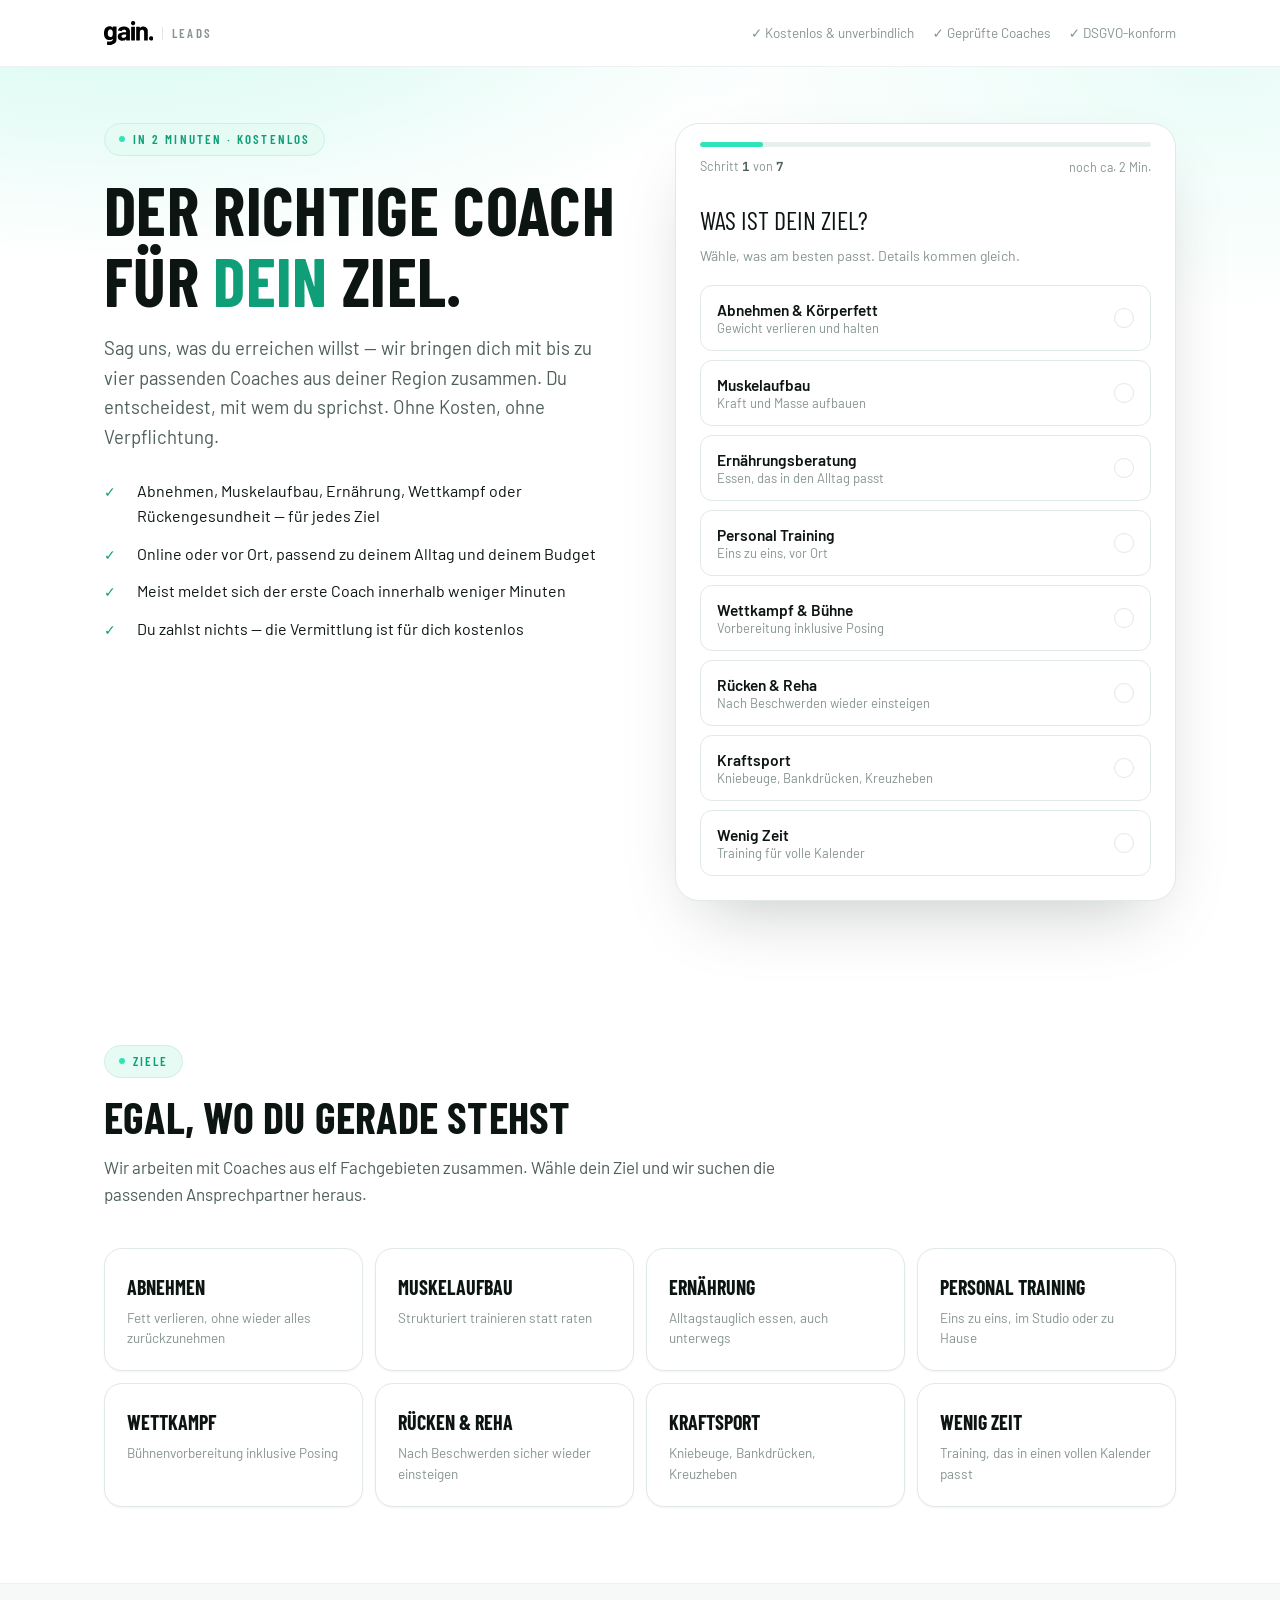
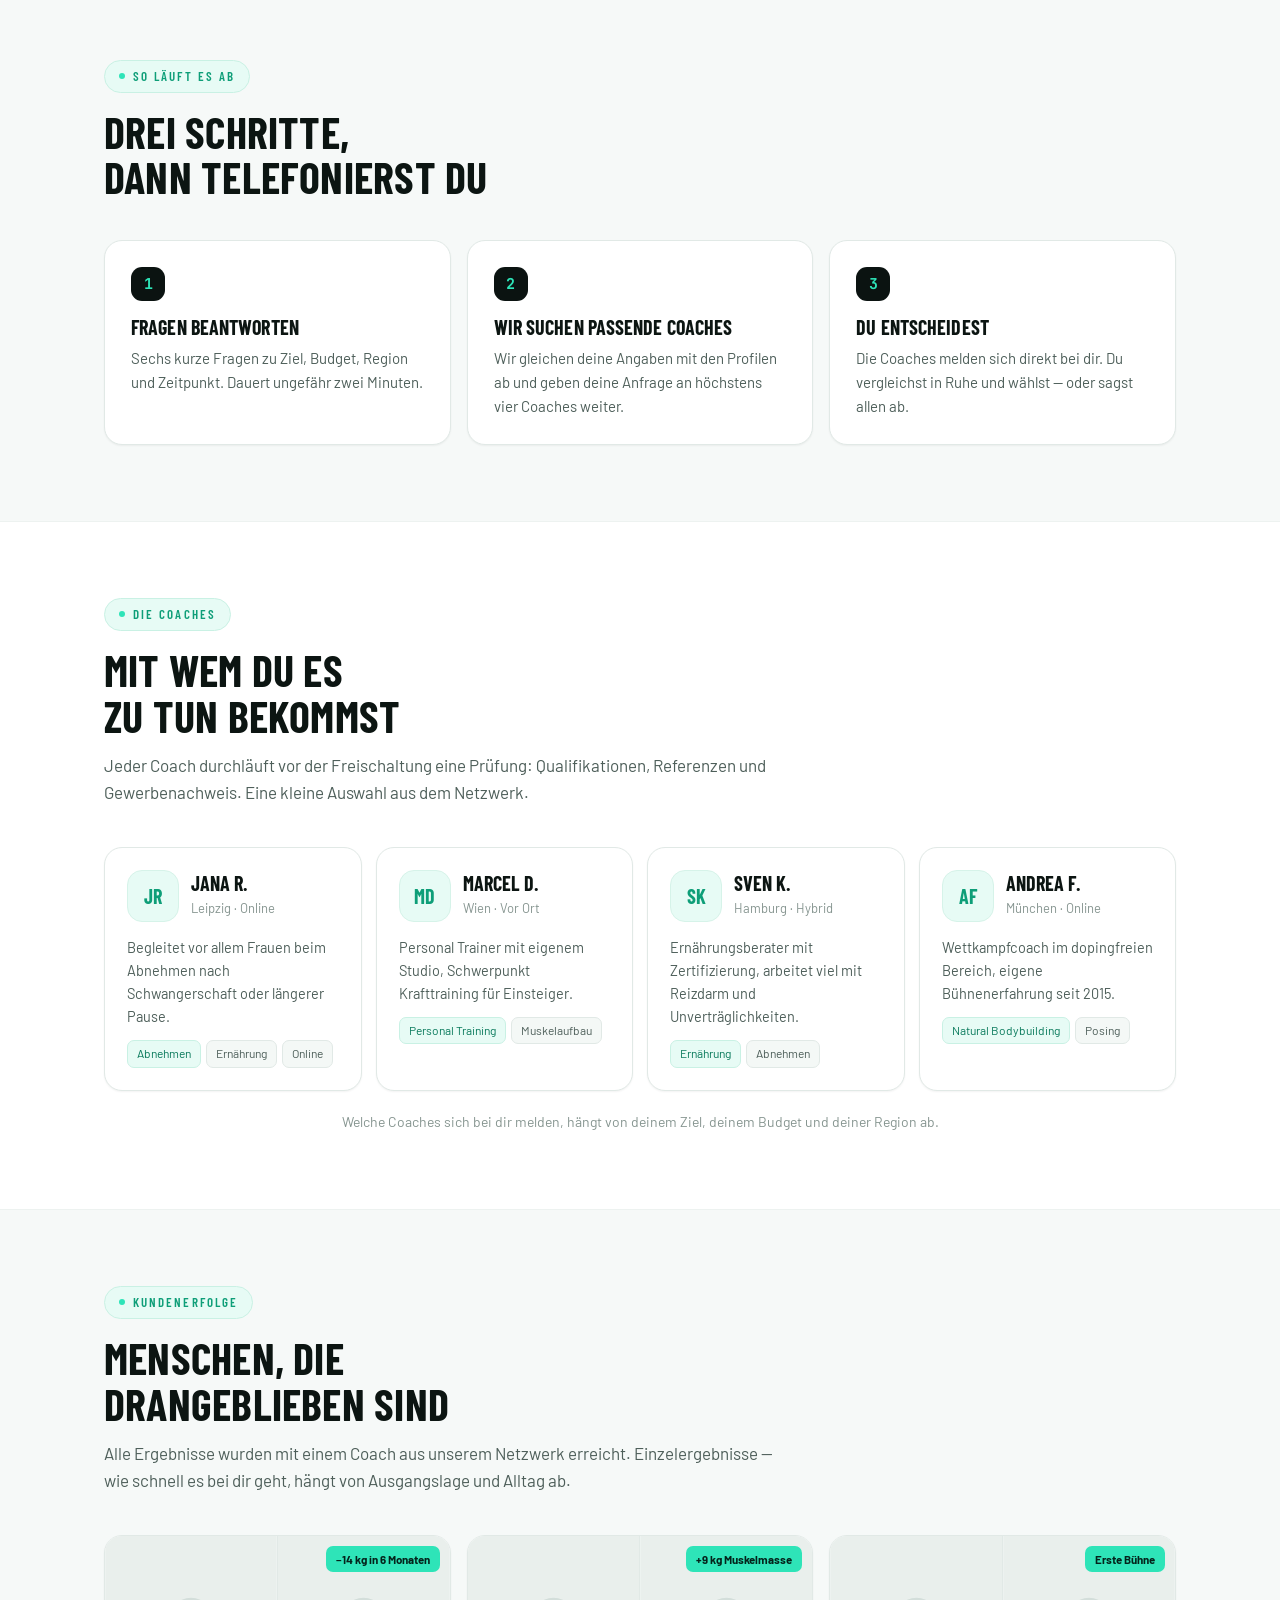
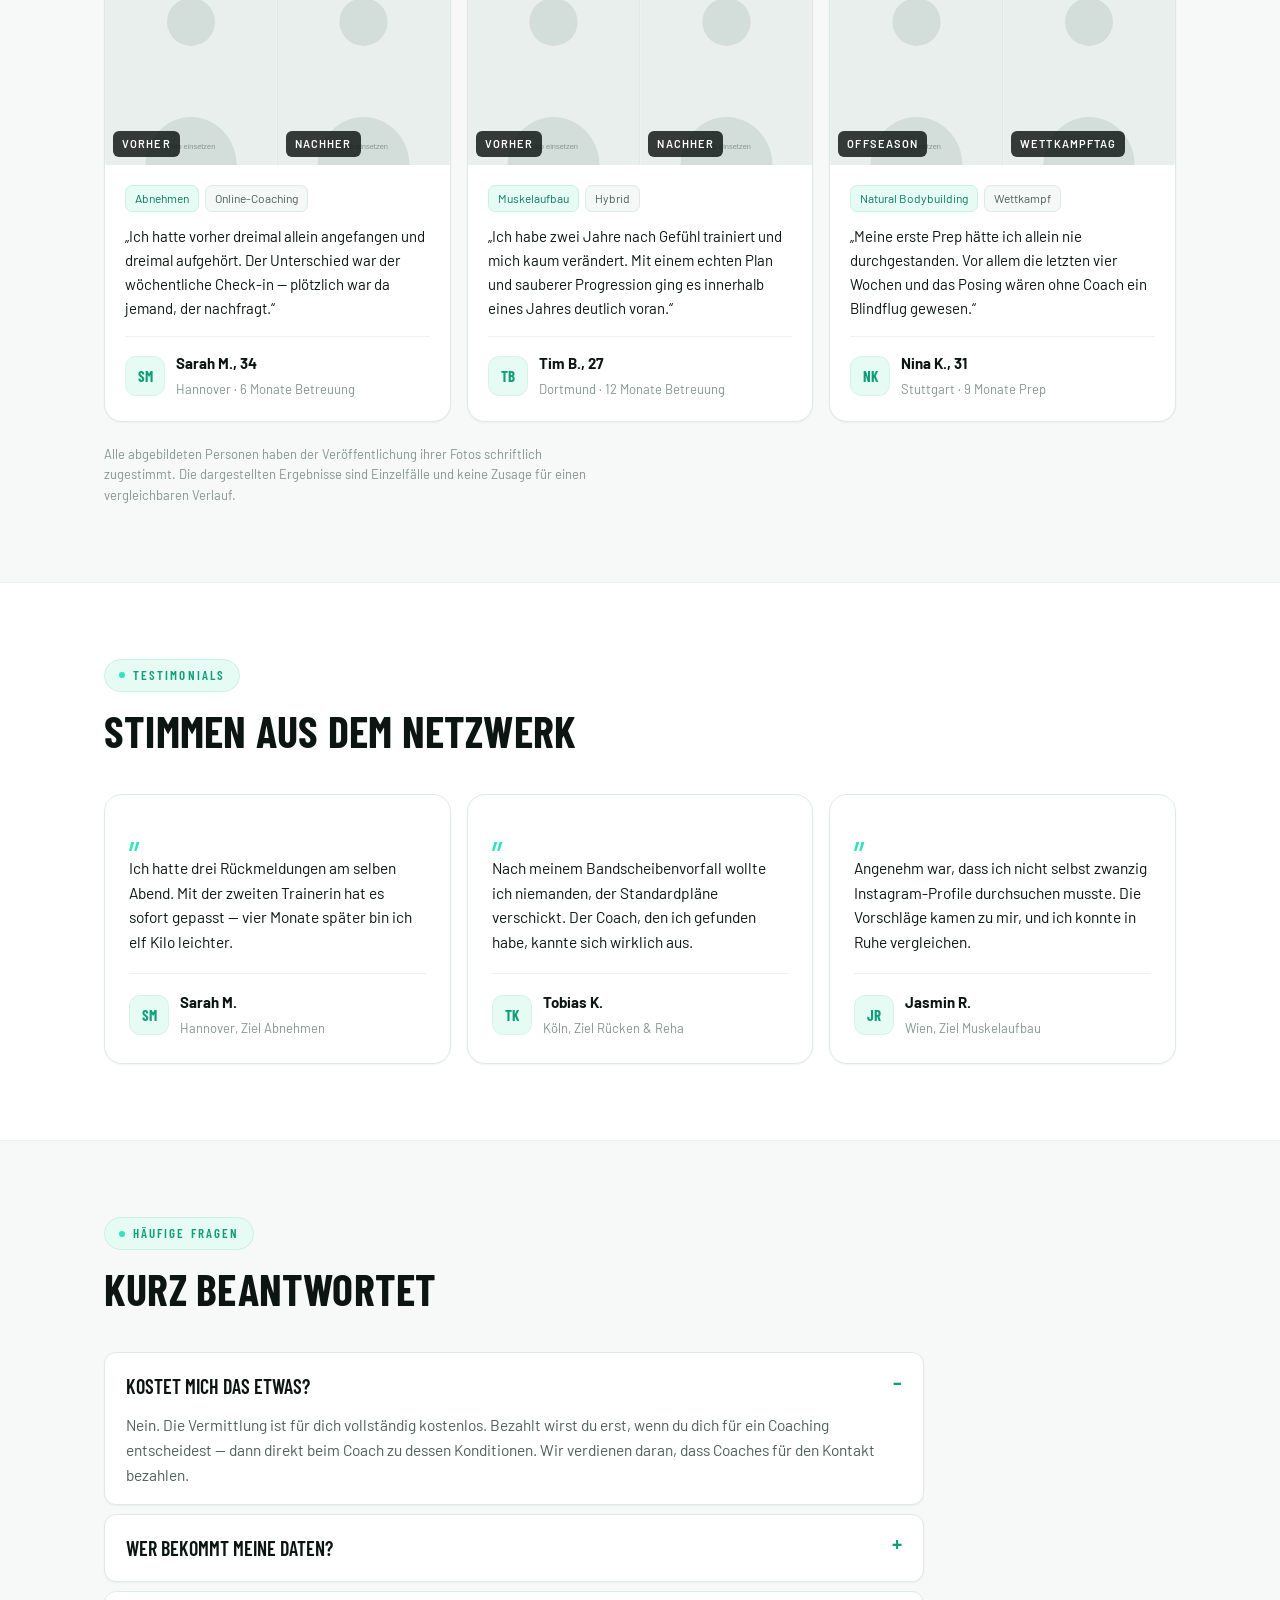
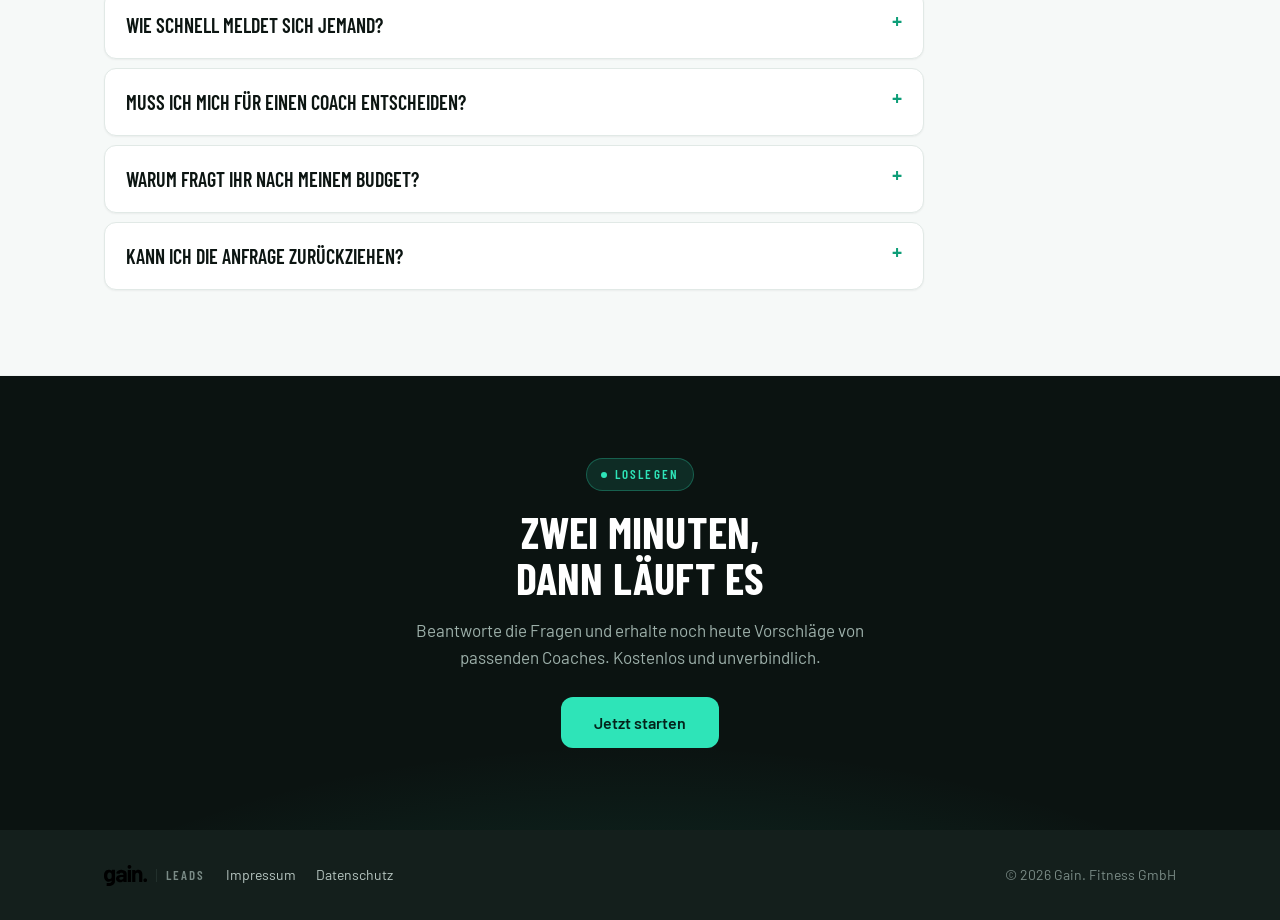
<file: anfrage (5).html>
<!DOCTYPE html>
<html lang="de">
<head>
<meta charset="UTF-8">
<meta name="viewport" content="width=device-width, initial-scale=1.0, viewport-fit=cover">
<meta name="theme-color" content="#ffffff">
<title>Finde den Coach, der zu deinem Ziel passt | gain. leads</title>
<meta name="description" content="Beantworte sechs kurze Fragen und erhalte kostenlos Vorschläge von geprüften Fitness- und Ernährungscoaches aus deiner Region.">
<link rel="preconnect" href="https://fonts.googleapis.com">
<link rel="preconnect" href="https://fonts.gstatic.com" crossorigin>
<link href="https://fonts.googleapis.com/css2?family=Barlow:wght@300;400;500;600;700&family=Barlow+Condensed:wght@500;600;700&family=JetBrains+Mono:wght@400;500;700&display=swap" rel="stylesheet">
<style>
:root{
  --bg:#FFFFFF; --bg-2:#F6F9F8; --surface-2:#F4F8F6; --surface-3:#E9EFEC;
  --line:#E1E9E6; --line-soft:#EDF2F0;
  --ink:#0B1311; --ink-2:#141F1C; --ink-line:#22302C;
  --mint:#0E9E78; --mint-fill:#2EE4B8; --mint-deep:#0A7A5C; --mint-tint:#E7FBF5;
  --amber:#C57C00; --amber-tint:#FFF6E5; --red:#D8453C;
  --txt:#0C1512; --txt-2:#4E5F5A; --txt-3:#869590;
  --r-m:12px; --r-l:18px; --r-xl:24px;
  --shadow-s:0 1px 2px rgba(11,19,17,.05);
  --shadow:0 12px 34px -14px rgba(11,19,17,.16),0 2px 6px rgba(11,19,17,.04);
  --shadow-l:0 30px 70px -30px rgba(11,19,17,.28);
  --ease:cubic-bezier(.22,.8,.3,1);
}
*,*::before,*::after{box-sizing:border-box}
html{scroll-behavior:smooth;overflow-x:clip}
body{margin:0;background:var(--bg);color:var(--txt);font-family:'Barlow',system-ui,sans-serif;
  font-size:16px;line-height:1.6;-webkit-font-smoothing:antialiased;overflow-x:clip}
h1,h2,h3,.cond{font-family:'Barlow Condensed',sans-serif;font-weight:700;line-height:1.04;margin:0;letter-spacing:.005em}
h1{font-size:clamp(38px,5.4vw,68px);text-transform:uppercase}
h2{font-size:clamp(28px,3.6vw,44px);text-transform:uppercase}
p{margin:0}
a{color:inherit;text-decoration:none}
button,input,select,textarea{font-family:inherit;font-size:inherit;color:inherit}
.num{font-family:'JetBrains Mono',monospace;font-variant-numeric:tabular-nums;letter-spacing:-.02em}
.wrap{max-width:1120px;margin:0 auto;padding:0 24px}
.hidden{display:none !important}
:focus-visible{outline:2px solid var(--mint);outline-offset:2px;border-radius:4px}
::selection{background:var(--mint-fill);color:#04231B}

/* Kopfzeile ohne Navigation — bewusst keine Ausstiegswege */
.top{border-bottom:1px solid var(--line-soft);background:#fff}
.top-in{display:flex;align-items:center;gap:14px;height:66px;max-width:1120px;margin:0 auto;padding:0 24px}
.logo{font-family:'Barlow Condensed';font-weight:700;font-size:26px;display:flex;align-items:center;line-height:1}

.logo .gm{height:24px;width:auto;display:block;color:currentColor}
.logo{color:var(--txt);gap:0}
footer .logo .gm{height:21px;color:#fff}

.logo span{font-size:13px;letter-spacing:.16em;text-transform:uppercase;color:var(--txt-3);margin-left:9px;padding-left:9px;border-left:1px solid var(--line);font-weight:600}
.top .trust{margin-left:auto;display:flex;gap:18px;font-size:13.5px;color:var(--txt-3);align-items:center}
.top .trust span{display:flex;align-items:center;gap:6px}
@media(max-width:720px){.top .trust{display:none}}

.badge{display:inline-flex;align-items:center;gap:8px;font-family:'Barlow Condensed';font-weight:600;
  text-transform:uppercase;letter-spacing:.16em;font-size:13px;color:var(--mint);
  background:var(--mint-tint);border:1px solid #C9F1E4;border-radius:999px;padding:5px 14px}
.badge i{width:6px;height:6px;border-radius:50%;background:var(--mint-fill);font-style:normal}

.hero{padding:56px 0 68px;background:
  radial-gradient(1100px 460px at 10% -10%,rgba(46,228,184,.22),transparent 62%),
  radial-gradient(900px 420px at 95% 0%,rgba(46,228,184,.10),transparent 60%)}
.hero-in{display:grid;grid-template-columns:1.02fr .98fr;gap:50px;align-items:start}
.hero h1{margin:18px 0 18px}
.hero h1 em{font-style:normal;color:var(--mint)}
.hero .sub{color:var(--txt-2);font-size:18.5px;max-width:54ch;line-height:1.6}
.usp{list-style:none;padding:0;margin:26px 0 0;display:flex;flex-direction:column;gap:12px}
.usp li{display:grid;grid-template-columns:22px 1fr;gap:11px;font-size:16px;align-items:start}
.usp li::before{content:"✓";color:var(--mint);font-weight:700;font-size:14px;margin-top:3px}

/* Fragebogen */
.quiz{background:#fff;border:1px solid var(--line);border-radius:var(--r-xl);box-shadow:var(--shadow-l);overflow:hidden}
.quiz-head{padding:18px 24px 0}
.qbar{height:5px;border-radius:3px;background:var(--surface-3);overflow:hidden}
.qbar i{display:block;height:100%;background:var(--mint-fill);border-radius:3px;transition:width .35s var(--ease)}
.qmeta{display:flex;justify-content:space-between;align-items:center;margin-top:9px;font-size:12.5px;color:var(--txt-3)}
.qmeta b{color:var(--txt-2);font-family:'JetBrains Mono'}
.quiz-body{padding:22px 24px 24px}
.qstep{animation:fade .24s var(--ease)}
@keyframes fade{from{opacity:0;transform:translateY(8px)}to{opacity:1;transform:none}}
.qtitle{font-family:'Barlow Condensed';font-size:26px;text-transform:uppercase;margin-bottom:4px}
.qhint{color:var(--txt-3);font-size:14px;margin-bottom:18px}
.opts{display:grid;gap:9px}
.opts.two{grid-template-columns:1fr 1fr}
.opt{border:1px solid var(--line);border-radius:var(--r-m);padding:14px 16px;cursor:pointer;
  background:#fff;transition:.15s;display:flex;align-items:center;gap:12px;text-align:left;width:100%}
.opt:hover{border-color:#C7D5D0;background:var(--bg-2)}
.opt.on{border-color:var(--mint);background:var(--mint-tint);box-shadow:0 0 0 3px rgba(46,228,184,.16)}
.opt b{display:block;font-size:15.5px;font-weight:600}
.opt small{display:block;color:var(--txt-3);font-size:13px;margin-top:1px}
.opt .tick{margin-left:auto;width:20px;height:20px;border-radius:50%;border:1px solid var(--line);
  display:grid;place-items:center;flex:none;color:transparent;font-size:11px;background:#fff}
.opt.on .tick{background:var(--mint);border-color:var(--mint);color:#fff}
.fld{margin-bottom:14px}
.fld label{display:block;font-size:12.5px;text-transform:uppercase;letter-spacing:.1em;color:var(--txt-3);margin-bottom:6px;font-weight:600}
.fld input,.fld textarea,.fld select{width:100%;padding:13px 15px;border-radius:var(--r-m);background:#fff;
  border:1px solid var(--line);font-size:16px;box-shadow:var(--shadow-s)}
.fld input:focus,.fld textarea:focus{border-color:var(--mint);outline:none;box-shadow:0 0 0 3px rgba(46,228,184,.18)}
.fld textarea{min-height:104px;resize:vertical}
.fld .note{font-size:12.5px;color:var(--txt-3);margin-top:6px}
.row2{display:grid;grid-template-columns:1fr 1fr;gap:12px}
.err{color:var(--red);font-size:13.5px;margin-top:8px;display:none}
.err.on{display:block}
.qnav{display:flex;gap:10px;margin-top:18px;align-items:center}
.btn{display:inline-flex;align-items:center;justify-content:center;gap:9px;padding:14px 24px;border-radius:var(--r-m);
  border:1px solid transparent;cursor:pointer;font-weight:600;font-size:16px;transition:.18s var(--ease);background:none}
.btn-primary{background:var(--ink);color:#fff;box-shadow:var(--shadow-s);flex:1}
.btn-primary:hover{background:#1B2A26;transform:translateY(-1px);box-shadow:var(--shadow)}
.btn-ghost{border-color:var(--line);background:#fff;color:var(--txt-2)}
.btn-ghost:hover{background:var(--bg-2)}
.btn-mint{background:var(--mint-fill);color:#04231B;flex:1}
.btn-mint:hover{background:#45EBC3}
.consent{display:flex;gap:11px;align-items:flex-start;padding:14px;border:1px solid var(--line);
  border-radius:var(--r-m);background:var(--bg-2);cursor:pointer;margin-bottom:6px}
.consent .box{width:20px;height:20px;border-radius:6px;border:1px solid var(--line);flex:none;
  display:grid;place-items:center;font-size:12px;color:transparent;background:#fff;margin-top:1px}
.consent.on .box{background:var(--mint);border-color:var(--mint);color:#fff}
.consent span{font-size:13.5px;color:var(--txt-2);line-height:1.5}
.consent a{color:var(--mint);text-decoration:underline}
.codebox{display:flex;gap:8px;justify-content:center;margin:6px 0 14px}
.codebox input{width:52px;height:60px;text-align:center;font-family:'JetBrains Mono';font-size:24px;font-weight:700;
  border:1px solid var(--line);border-radius:var(--r-m);background:#fff}
.codebox input:focus{border-color:var(--mint);outline:none;box-shadow:0 0 0 3px rgba(46,228,184,.18)}

/* Ergebnisseite */
.done{text-align:center;padding:34px 24px 30px}
.done .ring{width:64px;height:64px;border-radius:20px;background:var(--mint-tint);border:1px solid #C9F1E4;
  display:grid;place-items:center;margin:0 auto 18px;color:var(--mint)}
.done h3{font-family:'Barlow Condensed';font-size:28px;text-transform:uppercase;margin-bottom:8px}
.done p{color:var(--txt-2);font-size:15.5px;max-width:44ch;margin:0 auto}
.steps3{display:flex;flex-direction:column;gap:0;margin:24px 0 0;text-align:left}
.st{display:grid;grid-template-columns:26px 1fr;gap:13px;padding-bottom:18px;position:relative}
.st::before{content:"";position:absolute;left:12px;top:26px;bottom:0;width:1px;background:var(--line)}
.st:last-child::before{display:none}
.st i{width:25px;height:25px;border-radius:50%;background:var(--mint-tint);border:1px solid #C9F1E4;
  display:grid;place-items:center;font-style:normal;font-size:12px;color:var(--mint);font-family:'JetBrains Mono';font-weight:700}
.st b{display:block;font-size:15px}
.st small{color:var(--txt-3);font-size:13.5px}

/* Abschnitte */
.sec{padding:76px 0}
.sec-alt{background:var(--bg-2);border-top:1px solid var(--line-soft);border-bottom:1px solid var(--line-soft)}
.sec-head{max-width:680px;margin-bottom:40px}
.sec-head h2{margin:16px 0 14px}
.sec-head p{color:var(--txt-2);font-size:17px}
.goals{display:grid;grid-template-columns:repeat(4,1fr);gap:12px}
.goal{border:1px solid var(--line);border-radius:var(--r-l);padding:22px;background:#fff;box-shadow:var(--shadow-s);
  cursor:pointer;transition:.2s var(--ease)}
.goal:hover{border-color:#BFEEDF;transform:translateY(-3px);box-shadow:var(--shadow)}
.goal b{font-family:'Barlow Condensed';font-size:20px;text-transform:uppercase;display:block;margin-bottom:5px}
.goal small{color:var(--txt-3);font-size:13.5px;line-height:1.5;display:block}
.how{display:grid;grid-template-columns:repeat(3,1fr);gap:16px}
.how-card{background:#fff;border:1px solid var(--line);border-radius:var(--r-l);padding:26px;box-shadow:var(--shadow-s)}
.how-n{width:34px;height:34px;border-radius:11px;background:var(--ink);color:var(--mint-fill);display:grid;place-items:center;
  font-family:'JetBrains Mono';font-weight:700;font-size:15px;margin-bottom:16px}
.how-card h3{font-size:20px;text-transform:uppercase;margin-bottom:8px}
.how-card p{color:var(--txt-2);font-size:15px}
/* Coaches */
.coaches{display:grid;grid-template-columns:repeat(4,1fr);gap:14px}
.coach{border:1px solid var(--line);border-radius:var(--r-l);background:#fff;box-shadow:var(--shadow-s);
  padding:22px;transition:.2s var(--ease)}
.coach:hover{border-color:#BFEEDF;transform:translateY(-3px);box-shadow:var(--shadow)}
.coach .head{display:flex;gap:12px;align-items:center;margin-bottom:14px}
.coach .pic{width:52px;height:52px;border-radius:15px;background:var(--mint-tint);border:1px solid #D6F3E9;
  display:grid;place-items:center;font-family:'Barlow Condensed';font-weight:700;font-size:20px;color:var(--mint);flex:none}
.coach b{font-family:'Barlow Condensed';font-size:20px;text-transform:uppercase;display:block;line-height:1.1}
.coach .loc{color:var(--txt-3);font-size:13px}
.coach p{color:var(--txt-2);font-size:14.5px;margin-bottom:12px}
.tags{display:flex;flex-wrap:wrap;gap:5px}
.tag{font-size:12px;padding:3px 9px;border-radius:7px;background:var(--surface-2);border:1px solid var(--line);color:var(--txt-2)}
.tag.mint{background:var(--mint-tint);border-color:#C9F1E4;color:var(--mint-deep)}
.coachnote{margin-top:20px;font-size:14px;color:var(--txt-3);text-align:center}

/* Kundenerfolge mit Vorher/Nachher */
.results{display:grid;grid-template-columns:repeat(3,1fr);gap:16px}
.res{border:1px solid var(--line);border-radius:var(--r-l);background:#fff;box-shadow:var(--shadow-s);overflow:hidden;display:flex;flex-direction:column}
.ba{display:grid;grid-template-columns:1fr 1fr;gap:1px;background:var(--line);position:relative}
.ba figure{margin:0;position:relative;background:var(--surface-2);aspect-ratio:3/4;overflow:hidden}
.ba img{width:100%;height:100%;object-fit:cover;display:block}
.ba figcaption{position:absolute;left:8px;bottom:8px;background:rgba(11,19,17,.82);color:#fff;
  font-size:11px;letter-spacing:.1em;text-transform:uppercase;padding:4px 9px;border-radius:6px;font-weight:600}
.ba .span{position:absolute;top:10px;right:10px;background:var(--mint-fill);color:#04231B;font-size:11.5px;
  font-weight:700;padding:4px 10px;border-radius:7px;z-index:2}
.res-body{padding:20px;display:flex;flex-direction:column;flex:1}
.res-body .goalline{display:flex;gap:6px;flex-wrap:wrap;margin-bottom:12px}
.res-body p{font-size:15px;color:var(--txt);flex:1}
.res-foot{display:flex;align-items:center;gap:11px;margin-top:16px;padding-top:14px;border-top:1px solid var(--line-soft)}
.res-foot b{display:block;font-size:15px} .res-foot small{color:var(--txt-3);font-size:13px}
.disclaimer{margin-top:22px;font-size:13px;color:var(--txt-3);max-width:70ch}

.quotes{display:grid;grid-template-columns:repeat(3,1fr);gap:16px}
.qc{border:1px solid var(--line);border-radius:var(--r-l);padding:24px;background:#fff;box-shadow:var(--shadow-s);display:flex;flex-direction:column}
.qc .mark{font-family:'Barlow Condensed';font-size:42px;color:var(--mint-fill);line-height:.6;margin-bottom:12px}
.qc p{font-size:15.5px;flex:1}
.who{display:flex;align-items:center;gap:11px;margin-top:18px;padding-top:16px;border-top:1px solid var(--line-soft)}
.av{width:40px;height:40px;border-radius:11px;background:var(--mint-tint);border:1px solid #D6F3E9;display:grid;place-items:center;
  font-family:'Barlow Condensed';font-weight:700;color:var(--mint);font-size:15px;flex:none}
.who b{display:block;font-size:15px} .who small{color:var(--txt-3);font-size:13px}
.faq{max-width:820px}
.faq details{border:1px solid var(--line);border-radius:var(--r-m);padding:17px 21px;background:#fff;margin-bottom:9px;box-shadow:var(--shadow-s)}
.faq summary{cursor:pointer;list-style:none;display:flex;justify-content:space-between;gap:18px;
  font-family:'Barlow Condensed';font-size:20px;text-transform:uppercase;font-weight:600}
.faq summary::-webkit-details-marker{display:none}
.faq summary::after{content:"+";color:var(--mint);font-size:23px;line-height:1}
.faq details[open] summary::after{content:"–"}
.faq p{color:var(--txt-2);margin-top:11px;font-size:15.5px}
.cta{background:var(--ink);color:#fff;text-align:center;padding:82px 0;position:relative;overflow:hidden}
.cta::before{content:"";position:absolute;inset:auto -20% -70% -20%;height:460px;
  background:radial-gradient(ellipse at 50% 100%,rgba(46,228,184,.22),transparent 62%)}
.cta > *{position:relative}
.cta p{color:#9DB0AA;font-size:17px;max-width:48ch;margin:16px auto 26px}
footer{background:var(--ink-2);color:#B8C7C2;padding:34px 0;font-size:14px}
.foot-in{display:flex;gap:20px;flex-wrap:wrap;align-items:center;max-width:1120px;margin:0 auto;padding:0 24px}
footer a{color:#B8C7C2} footer a:hover{color:var(--mint-fill)}
footer .sp{margin-left:auto;color:#7A8B86}

@media(max-width:1000px){
  .hero-in{grid-template-columns:1fr;gap:34px}
  .goals,.coaches{grid-template-columns:1fr 1fr}
  .how,.quotes,.results{grid-template-columns:1fr}
}
@media(max-width:640px){
  .goals,.coaches,.opts.two,.row2{grid-template-columns:1fr}
  .sec{padding:54px 0}
  .codebox input{width:44px;height:54px;font-size:21px}
}
@media(prefers-reduced-motion:reduce){*{animation:none!important;transition:none!important}}
</style>
</head>
<body>
<svg width="0" height="0" style="position:absolute" aria-hidden="true"><symbol id="gainmark" viewBox="0 0 6512 3171"><g transform="translate(0,3171) scale(0.1,-0.1)"><path d="M38100 31696 c-409 -44 -766 -150 -1080 -321 -487 -265 -902 -712
-1122 -1208 -187 -423 -271 -929 -240 -1444 43 -714 285 -1282 755 -1770 355
-368 773 -612 1267 -740 362 -93 836 -115 1238 -58 661 94 1256 425 1689 940
443 528 656 1185 629 1941 -10 272 -32 440 -87 667 -117 478 -343 881 -689
1228 -423 424 -931 666 -1585 755 -154 21 -613 27 -775 10z M6825 24654
c-1085 -57 -2126 -355 -3006 -860 -542 -310 -1015 -672 -1465 -1119 -866 -860
-1457 -1882 -1864 -3220 -239 -788 -392 -1742 -460 -2865 -35 -579 -38 -1718
-5 -2297 80 -1453 274 -2514 633 -3463 465 -1229 1158 -2188 2072 -2867 299
-222 592 -398 1005 -603 1093 -542 2208 -818 3473 -860 1121 -37 2109 133
2903 501 456 211 810 455 1175 811 94 92 184 172 199 178 45 17 75 12 107 -21
l31 -30 -6 -272 c-17 -794 -173 -1245 -580 -1674 -115 -120 -421 -385 -707
-609 -95 -75 -319 -222 -445 -292 -700 -390 -1591 -600 -2669 -631 -698 -20
-1412 28 -2256 150 -190 28 -378 55 -419 61 -196 27 -355 -51 -412 -201 -24
-66 -29 -135 -59 -901 -11 -283 -22 -573 -25 -645 -3 -71 -10 -254 -15 -405
-5 -151 -12 -331 -15 -400 -3 -69 -12 -294 -20 -500 -8 -206 -20 -478 -25
-604 -13 -299 -13 -473 1 -538 35 -165 140 -269 300 -298 30 -5 209 -25 399
-45 190 -19 363 -37 385 -40 68 -9 847 -63 1095 -77 316 -17 1522 -18 1800 0
473 29 836 64 1230 118 1794 245 3343 827 4625 1741 594 423 1130 909 1491
1353 823 1012 1216 2208 1303 3960 5 91 9 3916 10 8501 1 7593 0 8340 -15
8390 -33 112 -117 208 -232 262 l-67 32 -2175 0 -2175 0 -68 -32 c-133 -63
-225 -183 -247 -323 -5 -37 -10 -259 -10 -517 0 -315 -3 -460 -11 -477 -15
-33 -59 -50 -106 -41 -31 5 -62 33 -197 171 -165 171 -287 282 -447 410 -766
610 -1722 961 -2909 1069 -167 16 -943 28 -1125 19z m2075 -4303 c320 -43 634
-137 897 -269 291 -145 470 -277 738 -546 405 -406 658 -857 840 -1496 142
-498 206 -966 236 -1728 11 -279 8 -1728 -4 -1812 -3 -19 -8 -98 -12 -175 -32
-698 -168 -1562 -305 -1937 -165 -451 -383 -791 -716 -1120 -231 -227 -412
-359 -677 -494 -293 -149 -580 -235 -977 -289 -159 -22 -600 -31 -782 -16
-627 54 -1188 264 -1638 615 -453 352 -780 786 -984 1306 -31 80 -66 168 -78
195 -127 306 -174 448 -232 705 -124 548 -179 1185 -179 2080 0 670 22 1004
98 1515 74 490 185 895 360 1310 37 88 85 203 107 255 272 649 741 1205 1298
1540 323 195 741 332 1125 369 61 6 126 13 145 15 19 2 159 3 310 1 206 -3
314 -9 430 -24z M25945 24394 c-1556 -52 -2937 -379 -4135 -979 -316 -158
-493 -261 -780 -450 -609 -403 -1106 -864 -1522 -1415 -361 -479 -627 -1004
-782 -1548 -81 -286 -141 -610 -152 -821 -5 -98 -4 -110 18 -151 59 -115 198
-165 588 -215 113 -15 356 -46 540 -71 184 -24 436 -57 560 -74 326 -42 654
-86 990 -130 162 -22 430 -58 595 -80 165 -22 370 -48 455 -59 190 -24 483
-63 734 -97 306 -42 413 -24 516 85 55 59 85 119 138 276 22 66 58 160 81 208
266 577 859 980 1690 1151 644 133 1450 123 2046 -25 920 -229 1510 -830 1689
-1723 55 -271 60 -353 61 -941 0 -594 3 -570 -72 -617 l-38 -23 -2195 -6
c-2287 -6 -2299 -6 -2770 -49 -2021 -186 -3549 -801 -4606 -1855 -864 -862
-1343 -1976 -1434 -3335 -13 -197 -13 -772 0 -972 101 -1514 659 -2662 1690
-3478 805 -636 1806 -1050 2980 -1230 1090 -167 2360 -136 3330 81 799 179
1471 474 2035 893 310 231 594 510 857 841 77 97 106 114 154 92 71 -34 68 -6
74 -752 l5 -670 33 -67 c41 -83 117 -159 201 -201 l66 -32 2185 0 2185 0 66
32 c84 42 160 118 202 202 l32 66 0 6250 c0 5918 -1 6258 -18 6405 -111 969
-443 1803 -1030 2585 -242 322 -623 725 -925 979 -644 540 -1366 957 -2236
1292 -688 266 -1532 468 -2306 553 -501 55 -753 70 -1265 75 -236 2 -475 2
-530 0z m3226 -10684 c48 -13 86 -56 98 -110 14 -59 14 -1269 1 -1490 -23
-375 -107 -690 -264 -995 -132 -256 -258 -427 -476 -646 -571 -573 -1376 -946
-2275 -1053 -435 -52 -942 -44 -1295 20 -747 135 -1330 532 -1600 1089 -90
186 -154 411 -180 640 -25 227 -7 545 45 775 63 279 197 550 381 771 484 581
1389 939 2519 998 236 12 3002 13 3046 1z M51410 24374 c-607 -40 -1101 -128
-1535 -276 -701 -239 -1240 -572 -1751 -1082 -217 -218 -378 -408 -547 -648
-26 -37 -55 -71 -63 -76 -41 -23 -106 21 -123 84 -7 26 -11 261 -11 705 0 578
-2 672 -16 720 -42 145 -169 260 -319 289 -44 8 -611 10 -2130 8 -1956 -3
-2072 -4 -2115 -21 -113 -45 -211 -142 -253 -253 l-22 -59 0 -8755 0 -8755 23
-58 c47 -116 147 -211 261 -247 62 -20 89 -20 2140 -20 2213 0 2120 -2 2216
47 61 32 141 118 178 192 l32 66 6 5505 c4 3028 9 5525 13 5550 4 25 14 104
22 175 92 776 401 1434 895 1910 448 431 986 665 1639 715 767 58 1453 -136
1976 -558 141 -113 351 -333 464 -484 379 -508 576 -1077 629 -1823 5 -66 9
-2551 10 -5523 1 -3723 4 -5417 12 -5449 26 -120 135 -250 246 -295 l58 -23
2115 0 2115 0 57 23 c106 43 209 159 242 271 15 50 16 601 16 6035 0 3782 -4
6053 -10 6176 -63 1242 -368 2321 -907 3213 -539 888 -1330 1621 -2242 2077
-709 355 -1408 543 -2321 626 -164 14 -860 27 -1000 18z M36183 24111 c-130
-47 -235 -160 -268 -287 -13 -53 -15 -996 -13 -8819 l3 -8760 32 -68 c42 -89
121 -168 210 -210 l68 -32 2175 0 2175 0 58 23 c121 49 232 188 257 321 15 79
14 17426 -1 17507 -23 126 -116 247 -236 306 l-68 33 -2170 2 c-2096 2 -2172
2 -2222 -16z M62060 11510 c-308 -25 -635 -97 -875 -192 -126 -49 -340 -160
-460 -239 -307 -199 -592 -490 -790 -804 -74 -117 -182 -340 -233 -482 -228
-628 -231 -1469 -8 -2086 241 -663 748 -1218 1391 -1521 567 -267 1338 -331
1998 -166 298 75 562 191 804 353 187 125 272 195 443 367 385 386 619 826
725 1365 53 271 67 471 54 791 -31 747 -285 1351 -773 1840 -255 254 -522 435
-834 563 -233 96 -500 163 -777 196 -156 19 -519 27 -665 15z"/></g></symbol></svg>

<header class="top">
  <div class="top-in">
    <span class="logo"><svg class="gm" viewBox="0 0 6512 3171" role="img" aria-label="gain."><use href="#gainmark"/></svg><span>leads</span></span>
    <div class="trust">
      <span>✓ Kostenlos &amp; unverbindlich</span>
      <span>✓ Geprüfte Coaches</span>
      <span>✓ DSGVO-konform</span>
    </div>
  </div>
</header>

<section class="hero">
  <div class="wrap hero-in">
    <div>
      <span class="badge"><i></i>In 2 Minuten · kostenlos</span>
      <h1>Der richtige Coach<br>für <em>dein</em> Ziel.</h1>
      <p class="sub">Sag uns, was du erreichen willst — wir bringen dich mit bis zu vier passenden Coaches aus deiner Region zusammen. Du entscheidest, mit wem du sprichst. Ohne Kosten, ohne Verpflichtung.</p>
      <ul class="usp">
        <li>Abnehmen, Muskelaufbau, Ernährung, Wettkampf oder Rückengesundheit — für jedes Ziel</li>
        <li>Online oder vor Ort, passend zu deinem Alltag und deinem Budget</li>
        <li>Meist meldet sich der erste Coach innerhalb weniger Minuten</li>
        <li>Du zahlst nichts — die Vermittlung ist für dich kostenlos</li>
      </ul>
    </div>

    <div class="quiz" id="quiz">
      <div class="quiz-head">
        <div class="qbar"><i id="bar" style="width:12%"></i></div>
        <div class="qmeta"><span id="stepLabel">Schritt <b>1</b> von <b>7</b></span><span id="timeLeft">noch ca. 2 Min.</span></div>
      </div>
      <div class="quiz-body" id="qbody"></div>
    </div>
  </div>
</section>

<section class="sec">
  <div class="wrap">
    <div class="sec-head">
      <span class="badge"><i></i>Ziele</span>
      <h2>Egal, wo du gerade stehst</h2>
      <p>Wir arbeiten mit Coaches aus elf Fachgebieten zusammen. Wähle dein Ziel und wir suchen die passenden Ansprechpartner heraus.</p>
    </div>
    <div class="goals">
      <div class="goal" onclick="jumpToGoal('abnehmen')"><b>Abnehmen</b><small>Fett verlieren, ohne wieder alles zurückzunehmen</small></div>
      <div class="goal" onclick="jumpToGoal('muskel')"><b>Muskelaufbau</b><small>Strukturiert trainieren statt raten</small></div>
      <div class="goal" onclick="jumpToGoal('ernaehrung')"><b>Ernährung</b><small>Alltagstauglich essen, auch unterwegs</small></div>
      <div class="goal" onclick="jumpToGoal('pt')"><b>Personal Training</b><small>Eins zu eins, im Studio oder zu Hause</small></div>
      <div class="goal" onclick="jumpToGoal('natural')"><b>Wettkampf</b><small>Bühnenvorbereitung inklusive Posing</small></div>
      <div class="goal" onclick="jumpToGoal('reha')"><b>Rücken &amp; Reha</b><small>Nach Beschwerden sicher wieder einsteigen</small></div>
      <div class="goal" onclick="jumpToGoal('kraft')"><b>Kraftsport</b><small>Kniebeuge, Bankdrücken, Kreuzheben</small></div>
      <div class="goal" onclick="jumpToGoal('exec')"><b>Wenig Zeit</b><small>Training, das in einen vollen Kalender passt</small></div>
    </div>
  </div>
</section>

<section class="sec sec-alt">
  <div class="wrap">
    <div class="sec-head">
      <span class="badge"><i></i>So läuft es ab</span>
      <h2>Drei Schritte,<br>dann telefonierst du</h2>
    </div>
    <div class="how">
      <div class="how-card"><div class="how-n">1</div><h3>Fragen beantworten</h3><p>Sechs kurze Fragen zu Ziel, Budget, Region und Zeitpunkt. Dauert ungefähr zwei Minuten.</p></div>
      <div class="how-card"><div class="how-n">2</div><h3>Wir suchen passende Coaches</h3><p>Wir gleichen deine Angaben mit den Profilen ab und geben deine Anfrage an höchstens vier Coaches weiter.</p></div>
      <div class="how-card"><div class="how-n">3</div><h3>Du entscheidest</h3><p>Die Coaches melden sich direkt bei dir. Du vergleichst in Ruhe und wählst — oder sagst allen ab.</p></div>
    </div>
  </div>
</section>

<section class="sec">
  <div class="wrap">
    <div class="sec-head">
      <span class="badge"><i></i>Die Coaches</span>
      <h2>Mit wem du es<br>zu tun bekommst</h2>
      <p>Jeder Coach durchläuft vor der Freischaltung eine Prüfung: Qualifikationen, Referenzen und Gewerbenachweis. Eine kleine Auswahl aus dem Netzwerk.</p>
    </div>
    <div class="coaches">
      <div class="coach">
        <div class="head"><div class="pic">JR</div><div><b>Jana R.</b><span class="loc">Leipzig · Online</span></div></div>
        <p>Begleitet vor allem Frauen beim Abnehmen nach Schwangerschaft oder längerer Pause.</p>
        <div class="tags"><span class="tag mint">Abnehmen</span><span class="tag">Ernährung</span><span class="tag">Online</span></div>
      </div>
      <div class="coach">
        <div class="head"><div class="pic">MD</div><div><b>Marcel D.</b><span class="loc">Wien · Vor Ort</span></div></div>
        <p>Personal Trainer mit eigenem Studio, Schwerpunkt Krafttraining für Einsteiger.</p>
        <div class="tags"><span class="tag mint">Personal Training</span><span class="tag">Muskelaufbau</span></div>
      </div>
      <div class="coach">
        <div class="head"><div class="pic">SK</div><div><b>Sven K.</b><span class="loc">Hamburg · Hybrid</span></div></div>
        <p>Ernährungsberater mit Zertifizierung, arbeitet viel mit Reizdarm und Unverträglichkeiten.</p>
        <div class="tags"><span class="tag mint">Ernährung</span><span class="tag">Abnehmen</span></div>
      </div>
      <div class="coach">
        <div class="head"><div class="pic">AF</div><div><b>Andrea F.</b><span class="loc">München · Online</span></div></div>
        <p>Wettkampfcoach im dopingfreien Bereich, eigene Bühnenerfahrung seit 2015.</p>
        <div class="tags"><span class="tag mint">Natural Bodybuilding</span><span class="tag">Posing</span></div>
      </div>
    </div>
    <p class="coachnote">Welche Coaches sich bei dir melden, hängt von deinem Ziel, deinem Budget und deiner Region ab.</p>
  </div>
</section>

<section class="sec sec-alt">
  <div class="wrap">
    <div class="sec-head">
      <span class="badge"><i></i>Kundenerfolge</span>
      <h2>Menschen, die<br>drangeblieben sind</h2>
      <p>Alle Ergebnisse wurden mit einem Coach aus unserem Netzwerk erreicht. Einzelergebnisse — wie schnell es bei dir geht, hängt von Ausgangslage und Alltag ab.</p>
    </div>
    <div class="results">

      <div class="res">
        <div class="ba">
          <span class="span">−14 kg in 6 Monaten</span>
          <figure><img src="data:image/svg+xml;utf8,%3Csvg xmlns='http://www.w3.org/2000/svg' viewBox='0 0 300 400'%3E%3Crect width='300' height='400' fill='%23E9EFEC'/%3E%3Ccircle cx='150' cy='150' r='42' fill='%23D3DEDA'/%3E%3Cpath d='M70 400c0-46 36-84 80-84s80 38 80 84z' fill='%23D3DEDA'/%3E%3Ctext x='150' y='372' text-anchor='middle' font-family='sans-serif' font-size='13' fill='%23869590'%3EFoto einsetzen%3C/text%3E%3C/svg%3E" alt="Vorher-Aufnahme"><figcaption>Vorher</figcaption></figure>
          <figure><img src="data:image/svg+xml;utf8,%3Csvg xmlns='http://www.w3.org/2000/svg' viewBox='0 0 300 400'%3E%3Crect width='300' height='400' fill='%23E9EFEC'/%3E%3Ccircle cx='150' cy='150' r='42' fill='%23D3DEDA'/%3E%3Cpath d='M70 400c0-46 36-84 80-84s80 38 80 84z' fill='%23D3DEDA'/%3E%3Ctext x='150' y='372' text-anchor='middle' font-family='sans-serif' font-size='13' fill='%23869590'%3EFoto einsetzen%3C/text%3E%3C/svg%3E" alt="Nachher-Aufnahme"><figcaption>Nachher</figcaption></figure>
        </div>
        <div class="res-body">
          <div class="goalline"><span class="tag mint">Abnehmen</span><span class="tag">Online-Coaching</span></div>
          <p>„Ich hatte vorher dreimal allein angefangen und dreimal aufgehört. Der Unterschied war der wöchentliche Check-in — plötzlich war da jemand, der nachfragt.“</p>
          <div class="res-foot"><div class="av">SM</div><div><b>Sarah M., 34</b><small>Hannover · 6 Monate Betreuung</small></div></div>
        </div>
      </div>

      <div class="res">
        <div class="ba">
          <span class="span">+9 kg Muskelmasse</span>
          <figure><img src="data:image/svg+xml;utf8,%3Csvg xmlns='http://www.w3.org/2000/svg' viewBox='0 0 300 400'%3E%3Crect width='300' height='400' fill='%23E9EFEC'/%3E%3Ccircle cx='150' cy='150' r='42' fill='%23D3DEDA'/%3E%3Cpath d='M70 400c0-46 36-84 80-84s80 38 80 84z' fill='%23D3DEDA'/%3E%3Ctext x='150' y='372' text-anchor='middle' font-family='sans-serif' font-size='13' fill='%23869590'%3EFoto einsetzen%3C/text%3E%3C/svg%3E" alt="Vorher-Aufnahme"><figcaption>Vorher</figcaption></figure>
          <figure><img src="data:image/svg+xml;utf8,%3Csvg xmlns='http://www.w3.org/2000/svg' viewBox='0 0 300 400'%3E%3Crect width='300' height='400' fill='%23E9EFEC'/%3E%3Ccircle cx='150' cy='150' r='42' fill='%23D3DEDA'/%3E%3Cpath d='M70 400c0-46 36-84 80-84s80 38 80 84z' fill='%23D3DEDA'/%3E%3Ctext x='150' y='372' text-anchor='middle' font-family='sans-serif' font-size='13' fill='%23869590'%3EFoto einsetzen%3C/text%3E%3C/svg%3E" alt="Nachher-Aufnahme"><figcaption>Nachher</figcaption></figure>
        </div>
        <div class="res-body">
          <div class="goalline"><span class="tag mint">Muskelaufbau</span><span class="tag">Hybrid</span></div>
          <p>„Ich habe zwei Jahre nach Gefühl trainiert und mich kaum verändert. Mit einem echten Plan und sauberer Progression ging es innerhalb eines Jahres deutlich voran.“</p>
          <div class="res-foot"><div class="av">TB</div><div><b>Tim B., 27</b><small>Dortmund · 12 Monate Betreuung</small></div></div>
        </div>
      </div>

      <div class="res">
        <div class="ba">
          <span class="span">Erste Bühne</span>
          <figure><img src="data:image/svg+xml;utf8,%3Csvg xmlns='http://www.w3.org/2000/svg' viewBox='0 0 300 400'%3E%3Crect width='300' height='400' fill='%23E9EFEC'/%3E%3Ccircle cx='150' cy='150' r='42' fill='%23D3DEDA'/%3E%3Cpath d='M70 400c0-46 36-84 80-84s80 38 80 84z' fill='%23D3DEDA'/%3E%3Ctext x='150' y='372' text-anchor='middle' font-family='sans-serif' font-size='13' fill='%23869590'%3EFoto einsetzen%3C/text%3E%3C/svg%3E" alt="Vorher-Aufnahme"><figcaption>Offseason</figcaption></figure>
          <figure><img src="data:image/svg+xml;utf8,%3Csvg xmlns='http://www.w3.org/2000/svg' viewBox='0 0 300 400'%3E%3Crect width='300' height='400' fill='%23E9EFEC'/%3E%3Ccircle cx='150' cy='150' r='42' fill='%23D3DEDA'/%3E%3Cpath d='M70 400c0-46 36-84 80-84s80 38 80 84z' fill='%23D3DEDA'/%3E%3Ctext x='150' y='372' text-anchor='middle' font-family='sans-serif' font-size='13' fill='%23869590'%3EFoto einsetzen%3C/text%3E%3C/svg%3E" alt="Nachher-Aufnahme"><figcaption>Wettkampftag</figcaption></figure>
        </div>
        <div class="res-body">
          <div class="goalline"><span class="tag mint">Natural Bodybuilding</span><span class="tag">Wettkampf</span></div>
          <p>„Meine erste Prep hätte ich allein nie durchgestanden. Vor allem die letzten vier Wochen und das Posing wären ohne Coach ein Blindflug gewesen.“</p>
          <div class="res-foot"><div class="av">NK</div><div><b>Nina K., 31</b><small>Stuttgart · 9 Monate Prep</small></div></div>
        </div>
      </div>

    </div>
    <p class="disclaimer">Alle abgebildeten Personen haben der Veröffentlichung ihrer Fotos schriftlich zugestimmt. Die dargestellten Ergebnisse sind Einzelfälle und keine Zusage für einen vergleichbaren Verlauf.</p>
  </div>
</section>

<section class="sec">
  <div class="wrap">
    <div class="sec-head">
      <span class="badge"><i></i>Testimonials</span>
      <h2>Stimmen aus dem Netzwerk</h2>
    </div>
    <div class="quotes">
      <div class="qc"><div class="mark">&bdquo;</div><p>Ich hatte drei Rückmeldungen am selben Abend. Mit der zweiten Trainerin hat es sofort gepasst — vier Monate später bin ich elf Kilo leichter.</p><div class="who"><div class="av">SM</div><div><b>Sarah M.</b><small>Hannover, Ziel Abnehmen</small></div></div></div>
      <div class="qc"><div class="mark">&bdquo;</div><p>Nach meinem Bandscheibenvorfall wollte ich niemanden, der Standardpläne verschickt. Der Coach, den ich gefunden habe, kannte sich wirklich aus.</p><div class="who"><div class="av">TK</div><div><b>Tobias K.</b><small>Köln, Ziel Rücken &amp; Reha</small></div></div></div>
      <div class="qc"><div class="mark">&bdquo;</div><p>Angenehm war, dass ich nicht selbst zwanzig Instagram-Profile durchsuchen musste. Die Vorschläge kamen zu mir, und ich konnte in Ruhe vergleichen.</p><div class="who"><div class="av">JR</div><div><b>Jasmin R.</b><small>Wien, Ziel Muskelaufbau</small></div></div></div>
    </div>
  </div>
</section>

<section class="sec sec-alt">
  <div class="wrap">
    <div class="sec-head">
      <span class="badge"><i></i>Häufige Fragen</span>
      <h2>Kurz beantwortet</h2>
    </div>
    <div class="faq">
      <details open><summary>Kostet mich das etwas?</summary><p>Nein. Die Vermittlung ist für dich vollständig kostenlos. Bezahlt wirst du erst, wenn du dich für ein Coaching entscheidest — dann direkt beim Coach zu dessen Konditionen. Wir verdienen daran, dass Coaches für den Kontakt bezahlen.</p></details>
      <details><summary>Wer bekommt meine Daten?</summary><p>Höchstens vier Coaches, die zu deinem Ziel, deinem Budget und deiner Region passen. Deine Angaben werden an niemanden sonst weitergegeben, nicht an Werbenetzwerke und nicht an Datenhändler. Du kannst deine Einwilligung jederzeit formlos widerrufen.</p></details>
      <details><summary>Wie schnell meldet sich jemand?</summary><p>Meistens innerhalb weniger Minuten bis Stunden. Coaches sehen neue Anfragen sofort und wissen, dass Geschwindigkeit zählt. Wenn sich nach 48 Stunden niemand gemeldet hat, schreib uns — dann suchen wir gezielt nach.</p></details>
      <details><summary>Muss ich mich für einen Coach entscheiden?</summary><p>Nein. Du kannst mit allen sprechen, mit einem, oder allen absagen. Es entsteht keinerlei Verpflichtung, und es kommt keine Rechnung.</p></details>
      <details><summary>Warum fragt ihr nach meinem Budget?</summary><p>Damit du nur Coaches bekommst, die in deinem Rahmen arbeiten. Ohne diese Angabe melden sich Leute mit 400-Euro-Paketen bei dir, obwohl du 100 Euro eingeplant hattest — das kostet beide Seiten Zeit.</p></details>
      <details><summary>Kann ich die Anfrage zurückziehen?</summary><p>Ja, jederzeit. Eine kurze Mail an contact@gain-app.com genügt, dann löschen wir deine Anfrage und informieren die Coaches, die sie erhalten haben.</p></details>
    </div>
  </div>
</section>

<section class="cta">
  <div class="wrap">
    <span class="badge" style="background:rgba(46,228,184,.12);border-color:rgba(46,228,184,.28);color:var(--mint-fill)"><i></i>Loslegen</span>
    <h2 style="margin:18px 0 0;color:#fff">Zwei Minuten,<br>dann läuft es</h2>
    <p>Beantworte die Fragen und erhalte noch heute Vorschläge von passenden Coaches. Kostenlos und unverbindlich.</p>
    <button class="btn btn-mint" style="flex:0 0 auto;padding:15px 32px" onclick="scrollToQuiz()">Jetzt starten</button>
  </div>
</section>

<footer>
  <div class="foot-in">
    <span class="logo" style="font-size:22px"><svg class="gm" viewBox="0 0 6512 3171" role="img" aria-label="gain."><use href="#gainmark"/></svg><span style="border-color:var(--ink-line);color:#7A8B86">leads</span></span>
    <a href="/impressum.html">Impressum</a>
    <a href="/datenschutz.html">Datenschutz</a>
    <span class="sp">&copy; 2026 Gain. Fitness GmbH</span>
  </div>
</footer>

<script>
/* ============================================================
   ANBINDUNG
   Beide Werte im Supabase-Projekt unter Settings → API.
   Solange sie leer sind, läuft die Seite im Testbetrieb und
   schreibt die Anfrage nur in die Browser-Konsole.
   ============================================================ */
const SUPABASE_URL = 'https://isfwyeabnxmnwynzxvvs.supabase.co';
const SUPABASE_ANON_KEY = 'sb_publishable_nLVF9xw1NW52jv44YqAU_g_mz-WWomR';
const CONSENT_VERSION = '2026-08-v1';

const LIVE = !!(SUPABASE_URL && SUPABASE_ANON_KEY);

/* Direkter Zugriff auf die REST-Schnittstelle statt über die
   Supabase-Bibliothek — spart eine Abhängigkeit und umgeht den
   DataCloneError, den die CDN-Fassung im Auth-Modul auslöst. */
async function sbRpc(fn, args){
  const r = await fetch(SUPABASE_URL + '/rest/v1/rpc/' + fn, {
    method:'POST',
    headers:{ 'apikey': SUPABASE_ANON_KEY,
              'Authorization': 'Bearer ' + SUPABASE_ANON_KEY,
              'Content-Type':'application/json' },
    body: JSON.stringify(args || {})
  });
  const body = await r.text();
  if(!r.ok){
    let msg = 'Fehler ' + r.status;
    try{ const j = JSON.parse(body); msg = j.message || j.hint || msg; }catch(e){}
    throw new Error(msg);
  }
  return body ? JSON.parse(body) : null;
}

/* Budgetwerte in Cent, wie sie die Datenbank erwartet */
const BUDGET_CT = {
  '60_100':[6000,10000], '100_150':[10000,15000], '150_250':[15000,25000],
  '250_400':[25000,40000], '400_plus':[40000,70000], 'unklar':[10000,25000]
};

async function sendLead(){
  const [bmin,bmax] = BUDGET_CT[A.budget] || BUDGET_CT['unklar'];
  const payload = {
    category: A.goal, format: A.format, start_timing: A.start, experience: A.experience,
    budget_min_ct: bmin, budget_max_ct: bmax,
    first_name: A.first, last_name: A.last, email: A.email, phone: A.phone,
    zip: A.zip, city: A.city, free_text: A.text,
    source: A.source,
    consent_version: CONSENT_VERSION,
    consent_text: document.getElementById('consentText')
      ? document.getElementById('consentText').textContent.trim() : '',
    user_agent: navigator.userAgent
  };
  if(!LIVE){ console.log('Testbetrieb — würde an create_lead() gehen:', payload); return {ok:true, ref:'GL-TEST'}; }
  try{
    const data = await sbRpc('create_lead', { payload });
    A.leadId = data.id;
    await sbRpc('request_phone_code', { p_lead_id: data.id });
    return { ok:true, ref:data.ref };
  }catch(e){
    console.error('Anlegen fehlgeschlagen:', e);
    return { ok:false, error:e.message };
  }
}

async function confirmCode(code){
  if(!LIVE) return { ok:true };
  if(!A.leadId) return { ok:false, error:'Anfrage wurde nicht angelegt' };
  try{
    const data = await sbRpc('verify_phone_code', { p_lead_id: A.leadId, p_code: code });
    return { ok: data === true };
  }catch(e){ return { ok:false, error:e.message }; }
}

/* ============================================================
   Fragebogen — 7 Schritte
   Reihenfolge nach Konversionslogik: erst die leichte, motivierende
   Frage (Ziel), zuletzt die teuerste (Telefonnummer).
   ============================================================ */
const A = {
  goal:'', format:'', start:'', experience:'', budget:'', zip:'', city:'',
  text:'', first:'', last:'', email:'', phone:'', consent:false,
  source: {}
};

/* Herkunft aus der URL lesen — beantwortet später, welcher Kanal trägt */
(function(){
  const p = new URLSearchParams(location.search);
  A.source = {
    channel: p.get('q') || p.get('utm_source') || 'direkt',
    utm_source: p.get('utm_source') || '', utm_medium: p.get('utm_medium') || '',
    utm_campaign: p.get('utm_campaign') || '', utm_content: p.get('utm_content') || '',
    landing: location.pathname, referrer: document.referrer || ''
  };
  const g = p.get('ziel'); if(g) A.goal = g;
})();

const GOALS = [
  ['abnehmen','Abnehmen &amp; Körperfett','Gewicht verlieren und halten'],
  ['muskel','Muskelaufbau','Kraft und Masse aufbauen'],
  ['ernaehrung','Ernährungsberatung','Essen, das in den Alltag passt'],
  ['pt','Personal Training','Eins zu eins, vor Ort'],
  ['natural','Wettkampf &amp; Bühne','Vorbereitung inklusive Posing'],
  ['reha','Rücken &amp; Reha','Nach Beschwerden wieder einsteigen'],
  ['kraft','Kraftsport','Kniebeuge, Bankdrücken, Kreuzheben'],
  ['exec','Wenig Zeit','Training für volle Kalender']
];
const FORMATS = [
  ['online','Online-Coaching','Plan und Betreuung per App'],
  ['vor_ort','Vor Ort','Gemeinsames Training in deiner Nähe'],
  ['hybrid','Beides ist denkbar','Ich bin offen']
];
const STARTS = [
  ['sofort','Sofort','Ich will diese Woche loslegen'],
  ['zwei_wochen','In den nächsten zwei Wochen',''],
  ['vier_wochen','Innerhalb eines Monats',''],
  ['flexibel','Ich schaue mich erst um','']
];
const EXP = [
  ['anfaenger','Anfänger','Ich fange gerade an'],
  ['wiedereinsteiger','Wiedereinsteiger','War schon mal aktiv'],
  ['fortgeschritten','Fortgeschritten','Trainiere regelmäßig'],
  ['sehr_erfahren','Sehr erfahren','Mehrere Jahre Erfahrung']
];
const BUDGETS = [
  ['60_100','60 – 100 € / Monat',''],
  ['100_150','100 – 150 € / Monat',''],
  ['150_250','150 – 250 € / Monat',''],
  ['250_400','250 – 400 € / Monat',''],
  ['400_plus','Mehr als 400 € / Monat',''],
  ['unklar','Weiß ich noch nicht','Wir zeigen dir dann die Spanne']
];

let step = 1;
const TOTAL = 7;
const $ = s => document.querySelector(s);

function pickList(list, key){
  return `<div class="opts">${list.map(([v,t,s])=>`
    <button type="button" class="opt ${A[key]===v?'on':''}" onclick="choose(this,'${key}','${v}')">
      <span><b>${t}</b>${s?`<small>${s}</small>`:''}</span>
      <span class="tick">&#10003;</span>
    </button>`).join('')}</div>`;
}
/* Auswahl nur optisch umschalten statt den Schritt neu aufzubauen.
   Der Neuaufbau liess die Kacheln bei jedem Klick kurz aufblitzen. */
function choose(el, key, val){
  A[key]=val;
  const box = el.closest('.opts');
  if(box) box.querySelectorAll('.opt').forEach(o=>o.classList.toggle('on', o===el));
  if(['goal','format','start','experience','budget'].includes(key)) setTimeout(next, 220);
}

function render(){
  $('#bar').style.width = Math.round(step/TOTAL*100)+'%';
  $('#stepLabel').innerHTML = `Schritt <b>${step}</b> von <b>${TOTAL}</b>`;
  $('#timeLeft').textContent = step<=2 ? 'noch ca. 2 Min.' : step<=5 ? 'noch ca. 1 Min.' : 'fast geschafft';
  $('#qbody').innerHTML = screens[step]();
}
const screens = {
  1: () => `<div class="qstep">
      <div class="qtitle">Was ist dein Ziel?</div>
      <p class="qhint">Wähle, was am besten passt. Details kommen gleich.</p>
      ${pickList(GOALS,'goal')}
    </div>`,
  2: () => `<div class="qstep">
      <div class="qtitle">Wie möchtest du betreut werden?</div>
      <p class="qhint">Online funktioniert überall, vor Ort brauchst du jemanden in der Nähe.</p>
      ${pickList(FORMATS,'format')}
      <div class="qnav"><button class="btn btn-ghost" onclick="back()">Zurück</button></div>
    </div>`,
  3: () => `<div class="qstep">
      <div class="qtitle">Wann willst du starten?</div>
      <p class="qhint">Ehrliche Antwort hilft — niemand drängt dich.</p>
      ${pickList(STARTS,'start')}
      <div class="qnav"><button class="btn btn-ghost" onclick="back()">Zurück</button></div>
    </div>`,
  4: () => `<div class="qstep">
      <div class="qtitle">Wie viel Erfahrung hast du?</div>
      <p class="qhint">Damit du keinen Coach bekommst, der dich unter- oder überfordert.</p>
      ${pickList(EXP,'experience')}
      <div class="qnav"><button class="btn btn-ghost" onclick="back()">Zurück</button></div>
    </div>`,
  5: () => `<div class="qstep">
      <div class="qtitle">Welches Budget hast du im Kopf?</div>
      <p class="qhint">So melden sich nur Coaches, die in deinem Rahmen arbeiten.</p>
      ${pickList(BUDGETS,'budget')}
      <div class="qnav"><button class="btn btn-ghost" onclick="back()">Zurück</button></div>
    </div>`,
  6: () => `<div class="qstep">
      <div class="qtitle">Wo suchst du?</div>
      <p class="qhint">Bei reinem Online-Coaching brauchen wir die Postleitzahl nur für die Zuordnung.</p>
      <div class="row2">
        <div class="fld"><label>Postleitzahl</label><input id="fZip" inputmode="numeric" value="${A.zip}" placeholder="69115"></div>
        <div class="fld"><label>Ort</label><input id="fCity" value="${A.city}" placeholder="Heidelberg"></div>
      </div>
      <div class="fld">
        <label>Worum geht es genau? (optional)</label>
        <textarea id="fText" placeholder="Zum Beispiel: Ich sitze viel, habe schon einiges allein probiert und brauche jemanden, der dranbleibt.">${A.text}</textarea>
        <p class="note">Coaches lesen diesen Text zuerst. Ein oder zwei Sätze reichen — und erhöhen die Chance auf eine gute Antwort deutlich.</p>
      </div>
      <p class="err" id="e6">Bitte gib mindestens deine Postleitzahl an.</p>
      <div class="qnav">
        <button class="btn btn-ghost" onclick="back()">Zurück</button>
        <button class="btn btn-primary" onclick="saveStep6()">Weiter</button>
      </div>
    </div>`,
  7: () => `<div class="qstep">
      <div class="qtitle">Wohin dürfen wir die Vorschläge schicken?</div>
      <p class="qhint">Fast fertig. Die Coaches melden sich direkt bei dir.</p>
      <div class="row2">
        <div class="fld"><label>Vorname</label><input id="fFirst" value="${A.first}" placeholder="Sarah"></div>
        <div class="fld"><label>Nachname</label><input id="fLast" value="${A.last}" placeholder="Meier"></div>
      </div>
      <div class="fld"><label>E-Mail-Adresse</label><input id="fMail" type="email" value="${A.email}" placeholder="sarah@beispiel.de"></div>
      <div class="fld"><label>Mobilnummer</label><input id="fPhone" type="tel" value="${A.phone}" placeholder="+49 170 1234567">
        <p class="note">Wir bestätigen sie einmalig per SMS-Code. Coaches rufen meist an — das geht schneller als jede E-Mail.</p></div>
      <div class="consent ${A.consent?'on':''}" id="cons" onclick="toggleConsent(this)">
        <span class="box">&#10003;</span>
        <span id="consentText">Ich bin damit einverstanden, dass meine Kontaktdaten zum Zweck der Kontaktaufnahme an bis zu vier passende Coaches weitergegeben werden. Die Einwilligung kann ich jederzeit formlos widerrufen. Näheres in der <a href="/datenschutz.html" target="_blank">Datenschutzerklärung</a>.</span>
      </div>
      <p class="err" id="e7">Bitte fülle alle Felder aus und bestätige die Einwilligung.</p>
      <div class="qnav">
        <button class="btn btn-ghost" onclick="back()">Zurück</button>
        <button class="btn btn-primary" onclick="submitForm()">Anfrage absenden</button>
      </div>
    </div>`
};

/* Feldinhalte festhalten. Wird vor jedem Schrittwechsel und vor dem
   Umschalten der Einwilligung aufgerufen — sonst gehen sie verloren,
   weil der Schritt aus A neu aufgebaut wird. */
function keep(){
  const g = id => { const e=document.getElementById(id); return e ? e.value : null; };
  const z=g('fZip');   if(z!==null) A.zip=z.trim();
  const c=g('fCity');  if(c!==null) A.city=c.trim();
  const x=g('fText');  if(x!==null) A.text=x.trim();
  const f=g('fFirst'); if(f!==null) A.first=f.trim();
  const l=g('fLast');  if(l!==null) A.last=l.trim();
  const m=g('fMail');  if(m!==null) A.email=m.trim();
  const t=g('fPhone'); if(t!==null) A.phone=t.trim();
}
function next(){ keep(); if(step<TOTAL){ step++; render(); } }
function back(){ keep(); if(step>1){ step--; render(); } }

/* Einwilligung: nur die Klasse umschalten, nichts neu zeichnen —
   sonst werden die Eingabefelder mit leeren Werten ueberschrieben. */
function toggleConsent(el){
  keep();
  A.consent = !A.consent;
  el.classList.toggle('on', A.consent);
  const e=document.getElementById('e7'); if(e && A.consent) e.classList.remove('on');
}
function saveStep6(){
  keep();
  if(A.zip.length<4){ $('#e6').classList.add('on'); return; }
  $('#e6').classList.remove('on');
  next();
}
function submitForm(){
  keep();
  const ok = A.first && A.last && /.+@.+\..+/.test(A.email) && A.phone.replace(/\D/g,'').length>=8 && A.consent;
  if(!ok){ $('#e7').classList.add('on'); return; }
  $('#e7').classList.remove('on');
  showCode();
  sendLead().then(r=>{ if(!r.ok) console.warn('Lead konnte nicht angelegt werden:', r.error); });
}
function showCode(){
  $('#bar').style.width='100%';
  $('#stepLabel').innerHTML='Bestätigung';
  $('#timeLeft').textContent='letzter Schritt';
  $('#qbody').innerHTML = `<div class="qstep">
    <div class="qtitle">Code eingeben</div>
    <p class="qhint">Wir haben dir einen sechsstelligen Code an ${A.phone} geschickt.</p>
    <div class="codebox">${[0,1,2,3,4,5].map(i=>`<input maxlength="1" inputmode="numeric" id="c${i}" oninput="hop(${i})">`).join('')}</div>
    <p class="err" id="ec">Der Code stimmt noch nicht. Im Testbetrieb funktioniert jede sechsstellige Zahl.</p>
    <div class="qnav">
      <button class="btn btn-ghost" onclick="step=7;render()">Nummer ändern</button>
      <button class="btn btn-primary" onclick="verify()">Bestätigen</button>
    </div>
    <p class="note" style="margin-top:12px;text-align:center;color:var(--txt-3);font-size:13px">Keine SMS erhalten? <a href="#" style="color:var(--mint)" onclick="event.preventDefault()">Erneut senden</a></p>
  </div>`;
  setTimeout(()=>{const f=document.getElementById('c0'); if(f) f.focus();},60);
}
function hop(i){
  const el=document.getElementById('c'+i);
  if(el.value && i<5) document.getElementById('c'+(i+1)).focus();
}
async function verify(){
  const code=[0,1,2,3,4,5].map(i=>(document.getElementById('c'+i).value||'')).join('');
  if(code.length<6){ document.getElementById('ec').classList.add('on'); return; }
  document.getElementById('ec').classList.remove('on');
  const r = await confirmCode(code);
  if(!r.ok){ document.getElementById('ec').classList.add('on'); return; }
  done();
}
function done(){
  const goal=(GOALS.find(g=>g[0]===A.goal)||['','dein Ziel'])[1];
  $('#qbody').innerHTML = `<div class="done">
    <div class="ring"><svg width="30" height="30" viewBox="0 0 24 24" fill="none" stroke="currentColor" stroke-width="2"><path d="M20 6L9 17l-5-5"/></svg></div>
    <h3>Anfrage ist raus</h3>
    <p>Wir suchen jetzt passende Coaches für <b>${goal}</b> im Raum ${A.zip} ${A.city}. Du hörst in Kürze von ihnen.</p>
    <div class="steps3">
      <div class="st"><i>1</i><div><b>Wir gleichen deine Angaben ab</b><small>Meist innerhalb weniger Minuten</small></div></div>
      <div class="st"><i>2</i><div><b>Bis zu vier Coaches melden sich</b><small>Per Anruf, WhatsApp oder E-Mail</small></div></div>
      <div class="st"><i>3</i><div><b>Du vergleichst und entscheidest</b><small>Oder sagst allen ab — beides ist völlig in Ordnung</small></div></div>
    </div>
    <p style="margin-top:22px;font-size:13.5px;color:var(--txt-3)">Eine Bestätigung ist an ${A.email} unterwegs. Dort kannst du deine Anfrage auch jederzeit zurückziehen.</p>
  </div>`;
  /* Der Lead ist zu diesem Zeitpunkt angelegt und per Code bestätigt.
     activate_lead() setzt den Status auf 'offen' und berechnet den
     Preis neu — das läuft serverseitig in verify_phone_code(). */
}
function jumpToGoal(g){ A.goal=g; step=2; render(); scrollToQuiz(); }
function scrollToQuiz(){ document.getElementById('quiz').scrollIntoView({behavior:'smooth',block:'center'}); }

render();
if(A.goal){ step=2; render(); }
</script>
</body>
</html>
</file>
